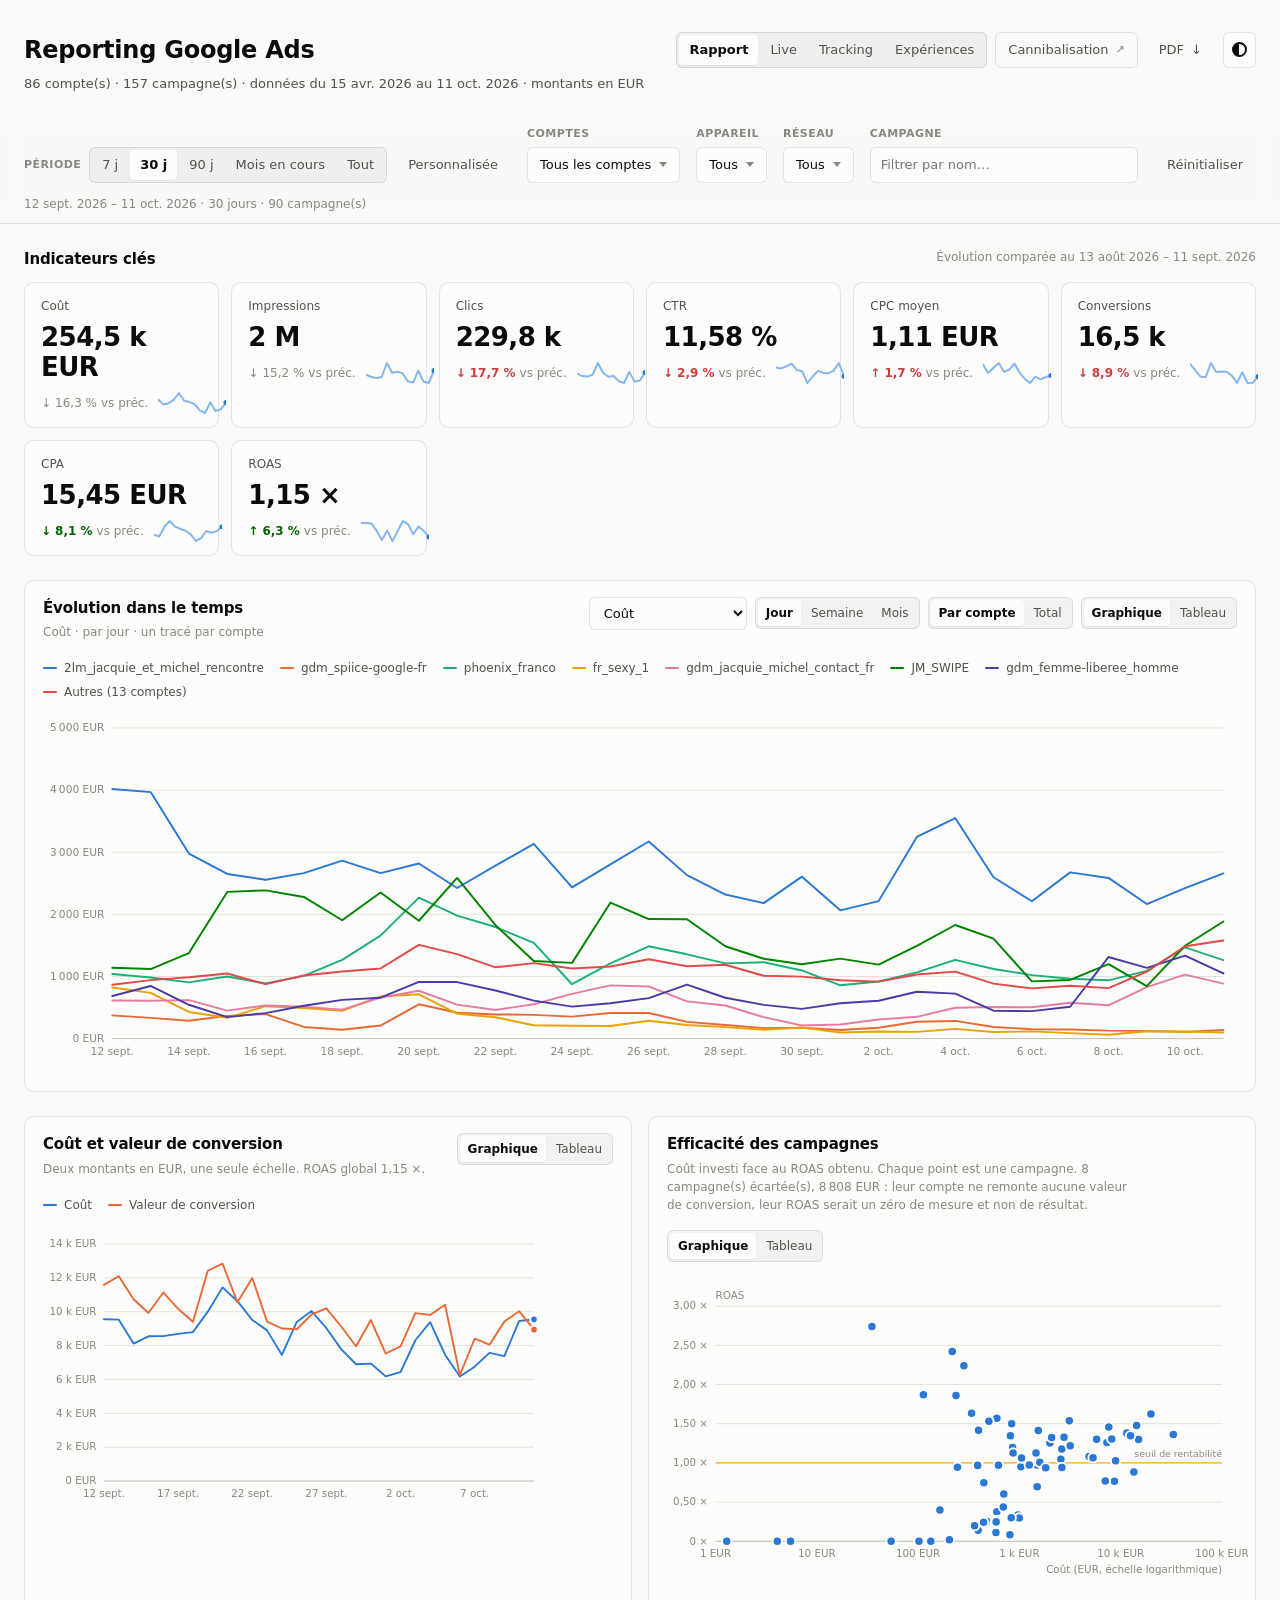
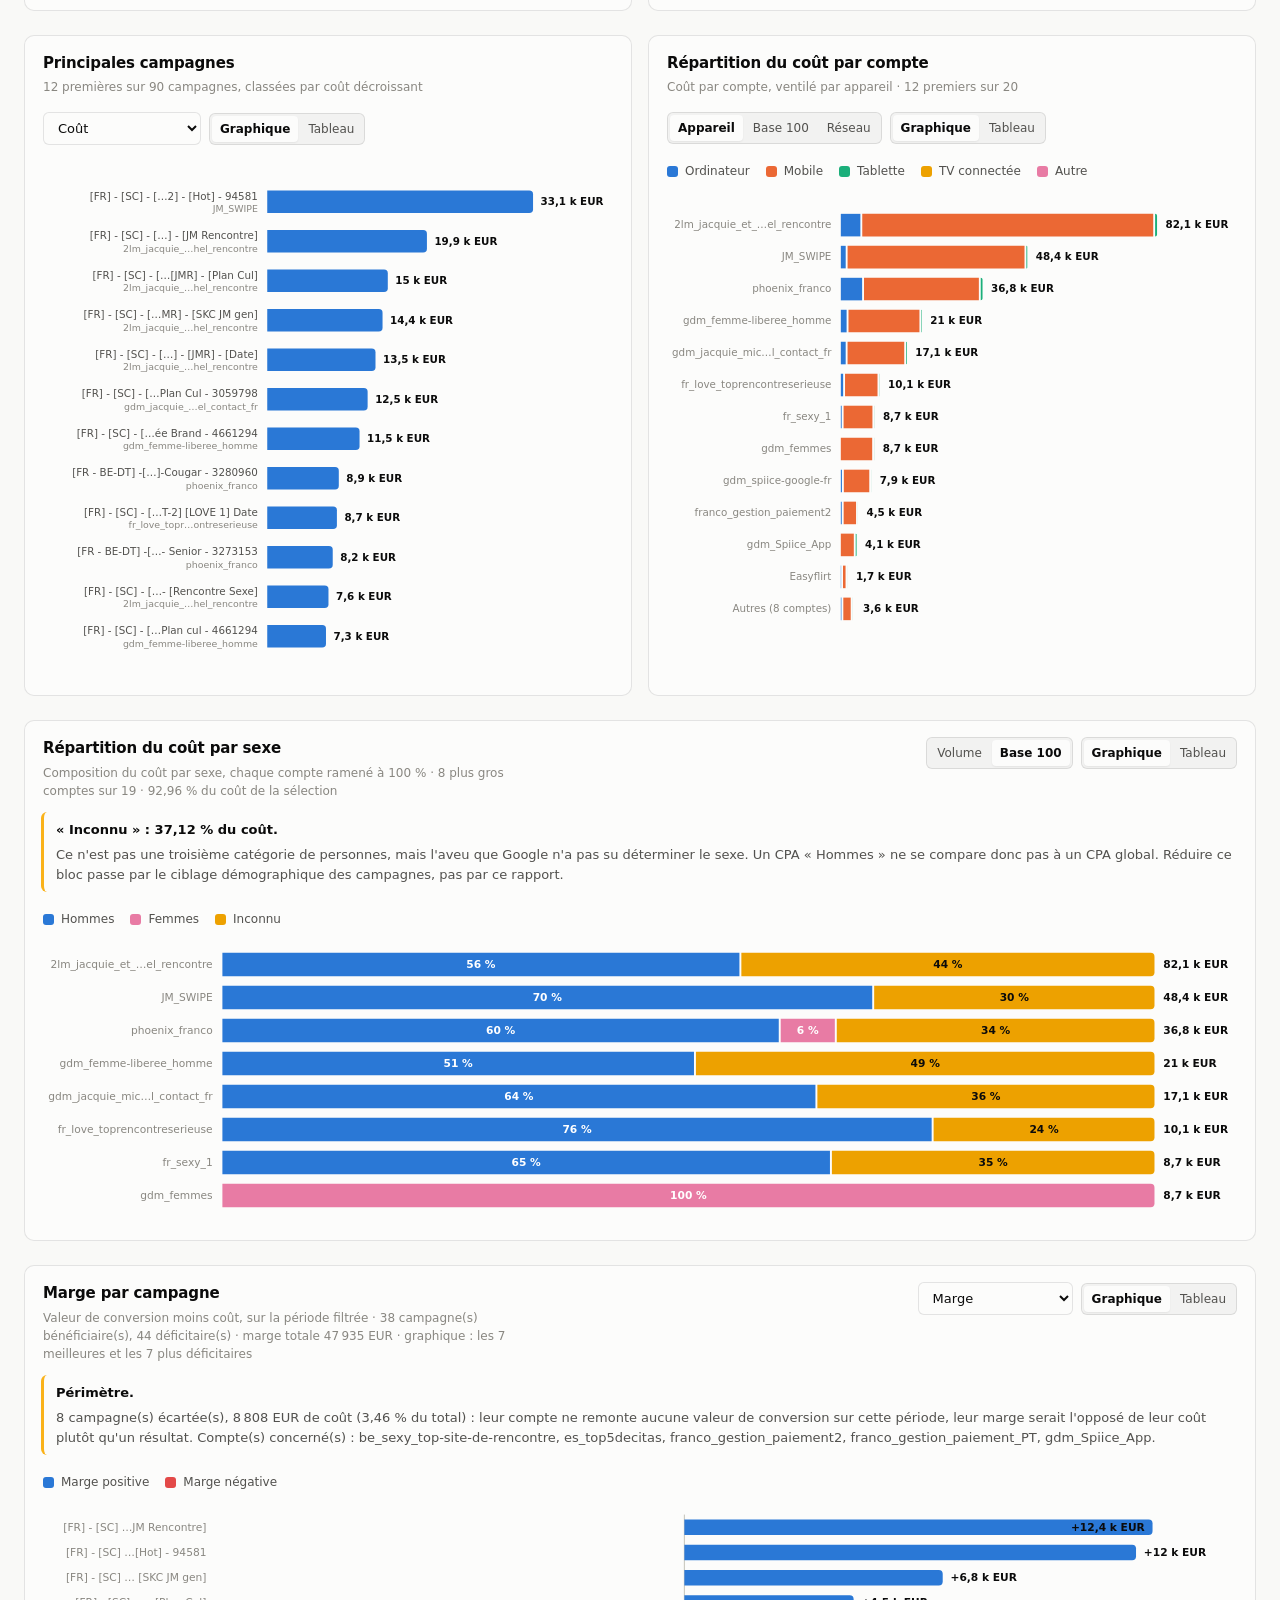
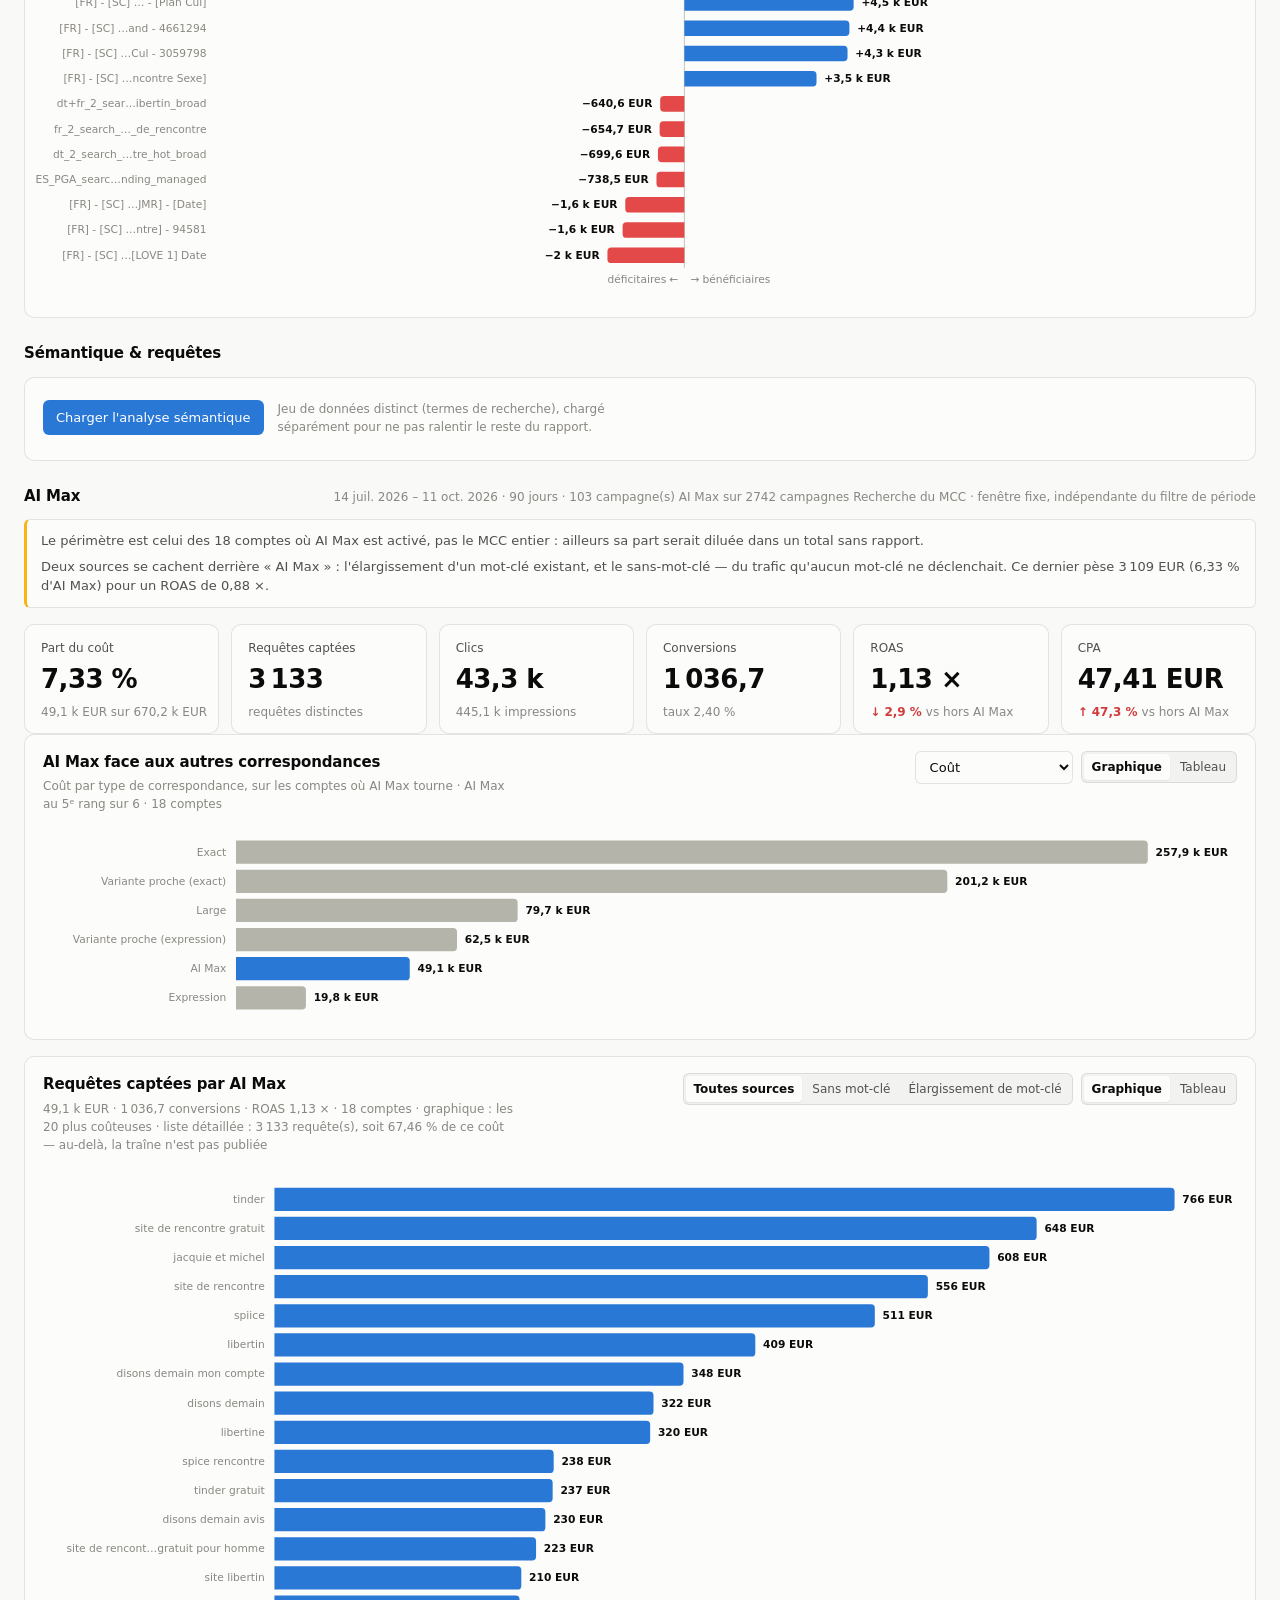
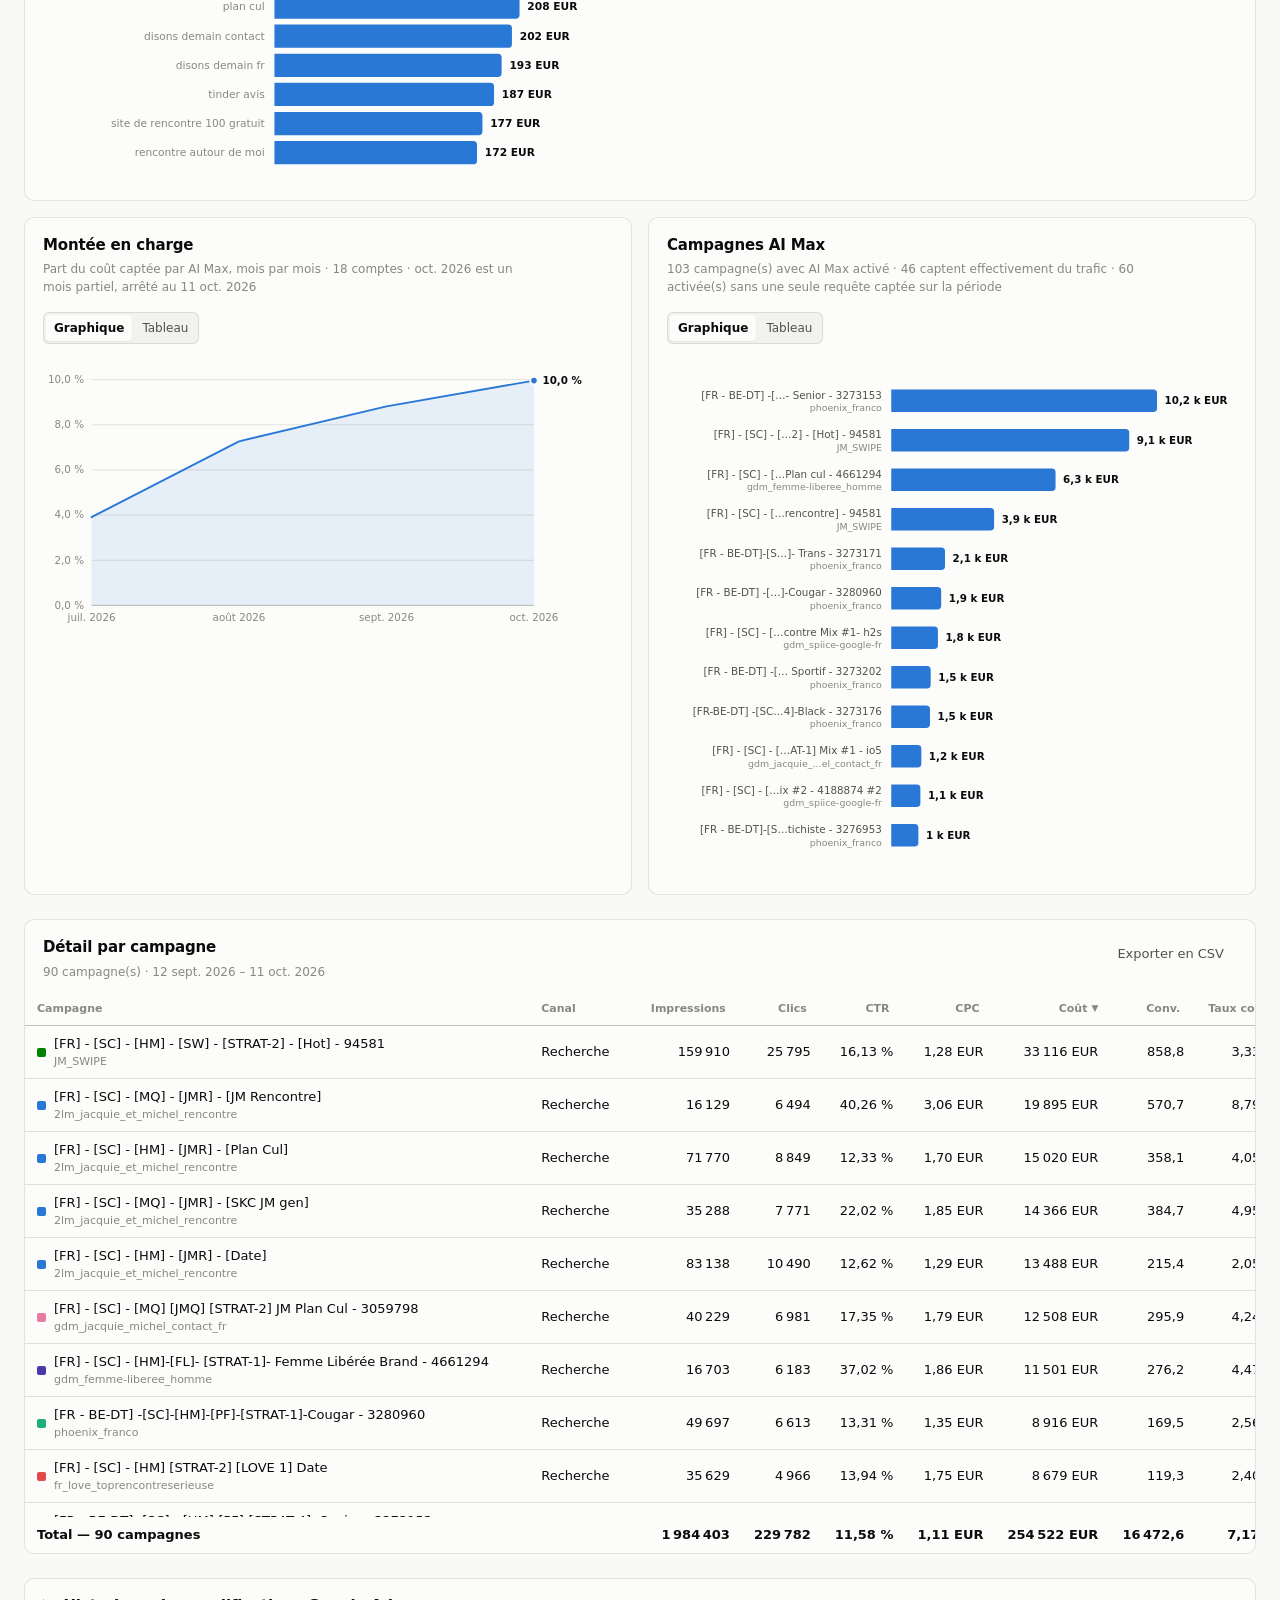
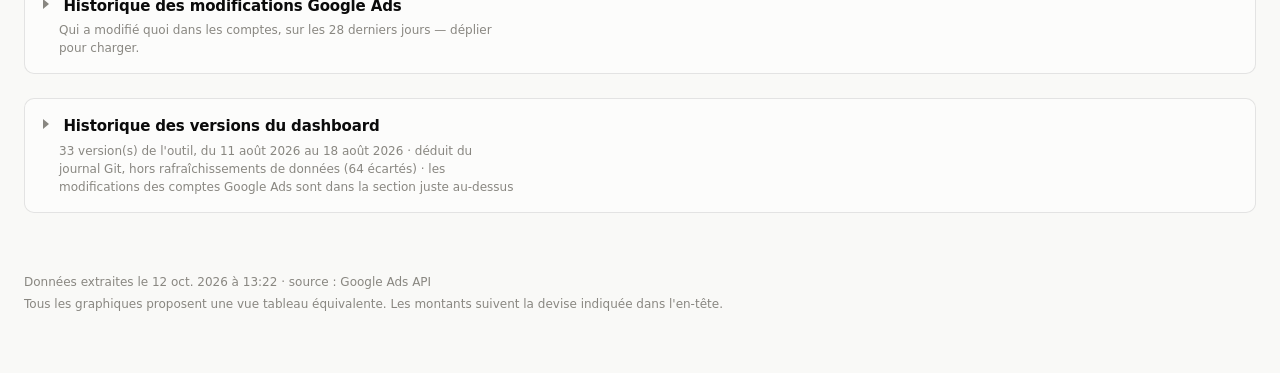
<file: index.html>
<!DOCTYPE html>
<html lang="fr" data-theme="auto">
<head>
<meta charset="utf-8">
<meta name="viewport" content="width=device-width, initial-scale=1">
<title>Reporting Google Ads</title>
<meta name="description" content="Reporting de performance Google Ads multi-comptes — interactif et filtrable.">
<meta name="color-scheme" content="light dark">
<link rel="stylesheet" href="assets/styles.css">
</head>
<body class="viz-root">

<a class="skip-link" href="#contenu">Aller au contenu</a>

<header class="page-header">
  <div class="page-header__text">
    <h1>Reporting Google Ads</h1>
    <p class="page-header__meta" id="header-meta">Chargement…</p>
  </div>
  <div class="page-header__actions">
    <div class="segmented" role="tablist" aria-label="Vue" id="view-tabs"></div>
    <!-- Un lien, pas un troisième onglet : les onglets basculent entre deux
         vues du même jeu de données, celui-ci mène à une page figée produite
         par un autre pipeline. Leur donner la même apparence laisserait croire
         qu'elle se filtre et se rafraîchit comme le reste. -->
    <a class="btn btn--ghost header-link" href="cannibalisation.html"
       title="Analyse de cannibalisation sémantique — page distincte, figée à sa date d'extraction">
      Cannibalisation <span aria-hidden="true">↗</span>
    </a>
    <!-- Passe par la boîte d'impression du navigateur, seule voie possible sans
         embarquer une bibliothèque de génération PDF. Le titre le dit, pour que
         personne ne s'attende à un téléchargement direct. -->
    <button type="button" class="btn btn--ghost" id="export-pdf"
            title="Ouvre la boîte d'impression du navigateur — choisissez « Enregistrer au format PDF »">
      PDF <span aria-hidden="true">↓</span>
    </button>
    <button type="button" class="btn btn--icon" id="theme-toggle"
            aria-label="Basculer le thème clair / sombre" title="Thème clair / sombre">
      <span class="theme-toggle__glyph" aria-hidden="true"></span>
    </button>
  </div>
</header>

<!-- Une seule rangée de filtres, au-dessus de tout ce qu'elle cadre. -->
<div class="filterbar" id="filterbar" role="search" aria-label="Filtres du rapport">
  <div class="filterbar__inner">

    <!-- La période vaut sur le rapport ET sur le Tracking ; seul le Live n'en a
         pas l'usage, puisqu'il porte sur la journée en cours. -->
    <div class="filter" data-period>
      <span class="filter__label" id="lbl-range">Période</span>
      <div class="segmented" role="group" aria-labelledby="lbl-range" id="range-presets"></div>
      <details class="dropdown dropdown--tight" id="range-custom-wrap">
        <summary class="btn btn--ghost" title="Période personnalisée">Personnalisée</summary>
        <div class="dropdown__panel dropdown__panel--form">
          <label class="field">
            <span>Du</span>
            <input type="date" id="range-start">
          </label>
          <label class="field">
            <span>Au</span>
            <input type="date" id="range-end">
          </label>
          <div class="dropdown__footer">
            <button type="button" class="btn btn--primary" id="range-apply">Appliquer</button>
          </div>
        </div>
      </details>
    </div>

    <div class="filter">
      <span class="filter__label" id="lbl-accounts">Comptes</span>
      <details class="dropdown" id="account-dropdown">
        <summary class="btn" aria-labelledby="lbl-accounts">
          <span id="account-summary">Tous les comptes</span>
          <span class="btn__caret" aria-hidden="true"></span>
        </summary>
        <div class="dropdown__panel" id="account-panel"></div>
      </details>
    </div>

    <!-- Ne concerne que l'onglet Live : une dépense n'est pas rattachable à une
         action de conversion, ce filtre ne cadre donc que les conversions. -->
    <div class="filter" id="filter-action" hidden>
      <span class="filter__label" id="lbl-action">Action de conversion</span>
      <details class="dropdown">
        <summary class="btn" aria-labelledby="lbl-action">
          <span id="action-summary">Toutes</span>
          <span class="btn__caret" aria-hidden="true"></span>
        </summary>
        <div class="dropdown__panel" id="action-panel"></div>
      </details>
    </div>

    <div class="filter" data-report-only>
      <span class="filter__label" id="lbl-device">Appareil</span>
      <details class="dropdown">
        <summary class="btn" aria-labelledby="lbl-device">
          <span id="device-summary">Tous</span>
          <span class="btn__caret" aria-hidden="true"></span>
        </summary>
        <div class="dropdown__panel" id="device-panel"></div>
      </details>
    </div>

    <div class="filter" data-report-only>
      <span class="filter__label" id="lbl-network">Réseau</span>
      <details class="dropdown">
        <summary class="btn" aria-labelledby="lbl-network">
          <span id="network-summary">Tous</span>
          <span class="btn__caret" aria-hidden="true"></span>
        </summary>
        <div class="dropdown__panel" id="network-panel"></div>
      </details>
    </div>

    <div class="filter filter--grow" data-report-only>
      <label class="filter__label" for="campaign-search">Campagne</label>
      <input type="search" id="campaign-search" class="input" placeholder="Filtrer par nom…"
             autocomplete="off" spellcheck="false">
    </div>

    <button type="button" class="btn btn--ghost filter__reset" id="filter-reset">Réinitialiser</button>
  </div>
  <p class="filterbar__status" id="filter-status" role="status" aria-live="polite"></p>
</div>

<!-- ── Onglet Live ────────────────────────────────────────────────────────── -->
<main id="view-live" hidden>
  <div class="banner banner--error" id="live-error" hidden></div>
  <div class="banner banner--warn" id="live-tz" hidden></div>

  <div id="live-alert-slot"></div>

  <section class="section" aria-labelledby="h-live-kpi">
    <div class="section__head section__head--split">
      <div>
        <h2 id="h-live-kpi">Aujourd'hui, à heure égale</h2>
        <p class="section__sub" id="live-meta"></p>
      </div>
      <div class="live-refresh">
        <div class="live-refresh__row">
          <button type="button" class="btn btn--ghost" id="live-refresh"
                  title="Relire data/live.json sans recharger la page">
            <span class="live-refresh__glyph" aria-hidden="true"></span>
            <span id="live-refresh-label">Actualiser</span>
          </button>
          <!-- Lien et non appel direct : régénérer demande un jeton Google Ads,
               qui n'a rien à faire dans une page publique. GitHub Actions le
               détient ; ce bouton y conduit. -->
          <a class="btn btn--ghost header-link" id="live-regen" target="_blank"
             rel="noopener" href="#"
             title="Ouvre le workflow sur GitHub. Cliquez « Run workflow », puis revenez actualiser dans deux minutes. Nécessite un accès au dépôt.">
            Régénérer <span aria-hidden="true">↗</span>
          </a>
        </div>
        <p class="live-refresh__note" id="live-refresh-note"></p>
      </div>
    </div>
    <div class="kpi-grid" id="live-kpi"></div>
  </section>

  <section class="section" aria-labelledby="h-live-hourly">
    <article class="card card--wide">
      <div class="card__head">
        <div>
          <h3 class="card__title" id="h-live-hourly">Heure par heure</h3>
          <p class="card__sub" id="live-hourly-sub"></p>
        </div>
        <div class="card__tools">
          <label class="select-wrap">
            <span class="sr-only">Mesure</span>
            <select id="live-metric" class="select"></select>
          </label>
          <div class="segmented segmented--sm" role="group" aria-label="Cumul"
               id="live-cumul"></div>
          <div class="segmented segmented--sm viewtoggle" role="group"
               aria-label="Type d'affichage" data-view-for="livehourly"></div>
        </div>
      </div>
      <div class="card__body" id="live-hourly-body"></div>
    </article>
  </section>

  <div class="grid-2">
    <article class="card">
      <div class="card__head">
        <div>
          <h3 class="card__title" id="h-live-actions">Conversions par action</h3>
          <p class="card__sub" id="live-actions-sub"></p>
        </div>
        <div class="card__tools">
          <div class="segmented segmented--sm viewtoggle" role="group"
               aria-label="Type d'affichage" data-view-for="liveactions"></div>
        </div>
      </div>
      <div class="card__body" id="live-actions-body"></div>
    </article>

    <article class="card">
      <div class="card__head">
        <div>
          <h3 class="card__title" id="h-live-camp">Plus gros écarts de dépense</h3>
          <p class="card__sub" id="live-camp-sub"></p>
        </div>
        <div class="card__tools">
          <div class="segmented segmented--sm viewtoggle" role="group"
               aria-label="Type d'affichage" data-view-for="livecamp"></div>
        </div>
      </div>
      <div class="card__body" id="live-camp-body"></div>
    </article>
  </div>
</main>


<!-- ── Onglet Tracking / Consent Mode ─────────────────────────────────────── -->
<main id="view-tracking" hidden>
  <div class="banner banner--error" id="trk-error" hidden></div>
  <div class="banner banner--warn" id="trk-limits"></div>

  <section class="section" aria-labelledby="h-trk-kpi">
    <div class="section__head">
      <h2 id="h-trk-kpi">Santé de la mesure</h2>
      <p class="section__sub" id="trk-meta"></p>
    </div>
    <div class="kpi-grid" id="trk-kpi"></div>
  </section>

  <!-- La carte maîtresse : elle répond à « perf ou mesure ? ». -->
  <section class="section" aria-labelledby="h-trk-diag">
    <article class="card card--wide">
      <div class="card__head">
        <div>
          <h2 class="card__title" id="h-trk-diag">Baisse de performance ou cassure de mesure ?</h2>
          <p class="card__sub" id="trk-diag-sub"></p>
        </div>
        <div class="card__tools">
          <div class="segmented segmented--sm" role="group" aria-label="Dimension"
               id="trk-diag-dim"></div>
          <div class="segmented segmented--sm viewtoggle" role="group"
               aria-label="Type d'affichage" data-view-for="trkdiag"></div>
        </div>
      </div>
      <div class="banner banner--warn banner--inline" id="trk-diag-note" hidden></div>
      <div class="card__body" id="trk-diag-body"></div>
    </article>
  </section>

  <section class="section" aria-labelledby="h-trk-silent">
    <article class="card card--wide">
      <div class="card__head">
        <div>
          <h2 class="card__title" id="h-trk-silent">Actions de conversion muettes</h2>
          <p class="card__sub" id="trk-silent-sub"></p>
        </div>
      </div>
      <div class="card__body" id="trk-silent-body"></div>
    </article>
  </section>

  <section class="section" aria-labelledby="h-trk-tags">
    <article class="card card--wide">
      <div class="card__head">
        <div>
          <h2 class="card__title" id="h-trk-tags">Comparaison des balises par objectif</h2>
          <p class="card__sub" id="trk-tags-sub"></p>
        </div>
        <div class="card__tools">
          <div class="segmented segmented--sm" role="group" aria-label="Objectif"
               id="trk-tags-cat"></div>
          <div class="segmented segmented--sm" role="group" aria-label="Échelle"
               id="trk-tags-scale"></div>
          <div class="segmented segmented--sm viewtoggle" role="group"
               aria-label="Type d'affichage" data-view-for="trktags"></div>
        </div>
      </div>
      <div class="banner banner--warn banner--inline" id="trk-tags-note" hidden></div>
      <div class="card__body" id="trk-tags-body"></div>
    </article>
  </section>

  <section class="section" aria-labelledby="h-trk-upload">
    <article class="card card--wide">
      <div class="card__head">
        <div>
          <h2 class="card__title" id="h-trk-upload">Diagnostic des imports de conversions</h2>
          <p class="card__sub" id="trk-upload-sub"></p>
        </div>
      </div>
      <div class="banner banner--warn banner--inline" id="trk-upload-note" hidden></div>
      <div class="card__body" id="trk-upload-body"></div>
    </article>
  </section>

  <section class="section" aria-labelledby="h-trk-time">
    <article class="card card--wide">
      <div class="card__head">
        <div>
          <h2 class="card__title" id="h-trk-time">Conversions face aux clics</h2>
          <p class="card__sub" id="trk-time-sub"></p>
        </div>
        <div class="card__tools">
          <div class="segmented segmented--sm" role="group" aria-label="Granularité"
               id="trk-time-grain"></div>
          <div class="segmented segmented--sm" role="group" aria-label="Échelle"
               id="trk-time-scale"></div>
          <div class="segmented segmented--sm viewtoggle" role="group"
               aria-label="Type d'affichage" data-view-for="trktime"></div>
        </div>
      </div>
      <div class="card__body" id="trk-time-body"></div>
      <p class="card__foot" id="trk-time-legend"></p>
    </article>
  </section>

  <div class="grid-2">
    <!-- Masquée tant qu'aucun taux de consentement n'est fourni : Google Ads ne
         l'expose pas, il vient du Sheet. -->
    <article class="card" id="trk-consent-card" hidden>
      <div class="card__head">
        <div>
          <h2 class="card__title" id="h-trk-consent">Taux de consentement</h2>
          <p class="card__sub" id="trk-consent-sub"></p>
        </div>
        <div class="card__tools">
          <div class="segmented segmented--sm viewtoggle" role="group"
               aria-label="Type d'affichage" data-view-for="trkconsent"></div>
        </div>
      </div>
      <div class="card__body" id="trk-consent-body"></div>
    </article>

    <article class="card">
      <div class="card__head">
        <div>
          <h2 class="card__title" id="h-trk-lag">Retard de conversion</h2>
          <p class="card__sub" id="trk-lag-sub"></p>
        </div>
        <div class="card__tools">
          <div class="segmented segmented--sm" role="group" aria-label="Échelle"
               id="trk-lag-scale"></div>
          <div class="segmented segmented--sm viewtoggle" role="group"
               aria-label="Type d'affichage" data-view-for="trklag"></div>
        </div>
      </div>
      <div class="card__body" id="trk-lag-body"></div>
    </article>
  </div>

  <section class="section" aria-labelledby="h-trk-log">
    <article class="card card--wide">
      <div class="card__head">
        <div>
          <h2 class="card__title" id="h-trk-log">Journal des changements</h2>
          <p class="card__sub" id="trk-log-sub"></p>
        </div>
      </div>
      <div class="banner banner--warn banner--inline" id="trk-log-note" hidden></div>
      <div class="card__body" id="trk-log-body"></div>
    </article>
  </section>

  <section class="section" aria-labelledby="h-trk-config">
    <article class="card card--wide">
      <div class="card__head">
        <div>
          <h2 class="card__title" id="h-trk-config">Configuration du suivi</h2>
          <p class="card__sub" id="trk-config-sub"></p>
        </div>
      </div>
      <div class="card__body" id="trk-config-body"></div>
    </article>
  </section>
</main>


<!-- ── Onglet Expériences ─────────────────────────────────────────────────── -->
<main id="view-lab" hidden>
  <div class="banner banner--error" id="lab-error" hidden></div>

  <section class="section" aria-labelledby="h-lab-kpi">
    <div class="section__head">
      <h2 id="h-lab-kpi">Paillasse</h2>
      <p class="section__sub" id="lab-meta"></p>
    </div>
    <div class="kpi-grid" id="lab-kpi"></div>
  </section>

  <!-- Les tests qui tournent : une fiche par expérience, témoin face à variante. -->
  <section class="section" aria-labelledby="h-lab-live">
    <div class="section__head">
      <h2 id="h-lab-live">Expériences en cours</h2>
      <p class="section__sub" id="lab-live-sub"></p>
    </div>
    <div id="lab-live"></div>
  </section>

  <section class="section" aria-labelledby="h-lab-timeline">
    <article class="card card--wide">
      <div class="card__head">
        <div>
          <h2 class="card__title" id="h-lab-timeline">Chronologie des tests</h2>
          <p class="card__sub" id="lab-timeline-sub"></p>
        </div>
        <div class="card__tools">
          <div class="segmented segmented--sm" role="group" aria-label="Profondeur"
               id="lab-span"></div>
        </div>
      </div>
      <div class="card__body" id="lab-timeline-body"></div>
    </article>
  </section>

  <section class="section" aria-labelledby="h-lab-all">
    <article class="card card--wide">
      <div class="card__head">
        <div>
          <h2 class="card__title" id="h-lab-all">Registre des expériences</h2>
          <p class="card__sub" id="lab-all-sub"></p>
        </div>
        <div class="card__tools">
          <div class="segmented segmented--sm" role="group" aria-label="Phase"
               id="lab-phase"></div>
        </div>
      </div>
      <div class="banner banner--warn banner--inline" id="lab-all-note" hidden></div>
      <div class="card__body" id="lab-all-body"></div>
    </article>
  </section>
</main>


<main id="contenu" data-view="report">

  <!-- Visible à l'impression seulement : la barre de filtres ne s'imprime pas,
       et un PDF qui ne dit pas sur quel périmètre il porte est inutilisable
       quelques semaines plus tard. -->
  <div class="print-only print-scope">
    <p class="print-scope__line" id="print-scope"></p>
    <p class="print-scope__stamp" id="print-stamp"></p>
  </div>

  <div class="banner banner--warn" id="banner-demo" hidden>
    <strong>Données de démonstration.</strong>
    <span>Ce rapport affiche un jeu de données simulé. Lancez
      <code>python scripts/fetch_ads_data.py</code> pour le remplacer par vos performances réelles.</span>
  </div>
  <div class="banner banner--warn" id="banner-currency" hidden></div>
  <div class="banner banner--warn" id="banner-failed" hidden></div>
  <div class="banner banner--error" id="banner-error" hidden></div>

  <!-- ── Indicateurs clés ─────────────────────────────────────────────── -->
  <section class="section" aria-labelledby="h-kpi">
    <div class="section__head section__head--split">
      <h2 id="h-kpi">Indicateurs clés</h2>
      <div class="live-refresh">
        <a class="btn btn--ghost header-link" id="report-regen" target="_blank"
           rel="noopener" href="#"
           title="Ouvre le workflow quotidien sur GitHub. Cliquez « Run workflow », puis rechargez la page dans deux à trois minutes. Nécessite un accès au dépôt.">
          Régénérer <span aria-hidden="true">↗</span>
        </a>
        <p class="section__sub" id="kpi-compare"></p>
      </div>
    </div>
    <div class="kpi-grid" id="kpi-grid"></div>
  </section>

  <!-- ── Évolution ────────────────────────────────────────────────────── -->
  <section class="section" aria-labelledby="h-ts">
    <article class="card card--wide">
      <div class="card__head">
        <div>
          <h2 class="card__title" id="h-ts">Évolution dans le temps</h2>
          <p class="card__sub" id="ts-sub"></p>
        </div>
        <div class="card__tools">
          <label class="select-wrap">
            <span class="sr-only">Indicateur affiché</span>
            <select id="ts-metric" class="select"></select>
          </label>
          <div class="segmented segmented--sm" role="group" aria-label="Granularité" id="ts-grain"></div>
          <div class="segmented segmented--sm" role="group" aria-label="Découpage" id="ts-mode"></div>
          <div class="segmented segmented--sm viewtoggle" role="group" aria-label="Type d'affichage"
               data-view-for="ts"></div>
        </div>
      </div>
      <div class="card__body" id="ts-body"></div>
    </article>
  </section>

  <!-- ── Coût vs valeur ───────────────────────────────────────────────── -->
  <section class="section grid-2" aria-labelledby="h-roi">
    <article class="card">
      <div class="card__head">
        <div>
          <h2 class="card__title" id="h-roi">Coût et valeur de conversion</h2>
          <p class="card__sub" id="roi-sub">Deux montants, une même échelle monétaire.</p>
        </div>
        <div class="card__tools">
          <div class="segmented segmented--sm viewtoggle" role="group" aria-label="Type d'affichage"
               data-view-for="roi"></div>
        </div>
      </div>
      <div class="card__body" id="roi-body"></div>
    </article>

    <article class="card">
      <div class="card__head">
        <div>
          <h2 class="card__title" id="h-eff">Efficacité des campagnes</h2>
          <p class="card__sub" id="eff-sub"></p>
        </div>
        <div class="card__tools">
          <div class="segmented segmented--sm viewtoggle" role="group" aria-label="Type d'affichage"
               data-view-for="eff"></div>
        </div>
      </div>
      <div class="card__body" id="eff-body"></div>
    </article>
  </section>

  <!-- ── Classements ──────────────────────────────────────────────────── -->
  <section class="section grid-2" aria-labelledby="h-top">
    <article class="card">
      <div class="card__head">
        <div>
          <h2 class="card__title" id="h-top">Principales campagnes</h2>
          <p class="card__sub" id="top-sub"></p>
        </div>
        <div class="card__tools">
          <label class="select-wrap">
            <span class="sr-only">Classer par</span>
            <select id="top-metric" class="select"></select>
          </label>
          <div class="segmented segmented--sm viewtoggle" role="group" aria-label="Type d'affichage"
               data-view-for="top"></div>
        </div>
      </div>
      <div class="card__body" id="top-body"></div>
    </article>

    <article class="card">
      <div class="card__head">
        <div>
          <h2 class="card__title" id="h-mix">Répartition du coût par compte</h2>
          <p class="card__sub" id="mix-sub"></p>
        </div>
        <div class="card__tools">
          <div class="segmented segmented--sm" role="group" aria-label="Dimension" id="mix-dim"></div>
          <div class="segmented segmented--sm viewtoggle" role="group" aria-label="Type d'affichage"
               data-view-for="mix"></div>
        </div>
      </div>
      <div class="card__body" id="mix-body"></div>
    </article>
  </section>

  <!-- ── Répartition par sexe ─────────────────────────────────────────────
       Jeu de données distinct (data/gender.json) : la section se masque
       d'elle-même si le fichier n'a pas été généré. -->
  <section class="section" id="gender-section" aria-labelledby="h-gender" hidden>
    <article class="card card--wide">
      <div class="card__head">
        <div>
          <h2 class="card__title" id="h-gender">Répartition du coût par sexe</h2>
          <p class="card__sub" id="gender-sub"></p>
        </div>
        <div class="card__tools">
          <div class="segmented segmented--sm" role="group" aria-label="Échelle"
               id="gender-scale"></div>
          <div class="segmented segmented--sm viewtoggle" role="group"
               aria-label="Type d'affichage" data-view-for="gender"></div>
        </div>
      </div>
      <div class="banner banner--warn banner--inline" id="gender-note" hidden></div>
      <div class="card__body" id="gender-body"></div>
    </article>
  </section>

  <!-- ── Marge par campagne ───────────────────────────────────────────── -->
  <section class="section" aria-labelledby="h-margin">
    <article class="card card--wide">
      <div class="card__head">
        <div>
          <h2 class="card__title" id="h-margin">Marge par campagne</h2>
          <p class="card__sub" id="margin-sub"></p>
        </div>
        <div class="card__tools">
          <label class="select-wrap">
            <span class="sr-only">Mesure</span>
            <select id="margin-measure" class="select"></select>
          </label>
          <div class="segmented segmented--sm viewtoggle" role="group" aria-label="Type d'affichage"
               data-view-for="margin"></div>
        </div>
      </div>
      <div class="banner banner--warn banner--inline" id="margin-note" hidden></div>
      <div class="card__body" id="margin-body"></div>
    </article>
  </section>

  <!-- ── Sémantique / requêtes ────────────────────────────────────────── -->
  <section class="section" id="sem-section" aria-labelledby="h-sem">
    <div class="section__head">
      <h2 id="h-sem">Sémantique &amp; requêtes</h2>
      <p class="section__sub" id="sem-meta"></p>
    </div>

    <div class="banner banner--warn" id="sem-status" hidden></div>

    <!-- Chargé à la demande : ce jeu de données est lourd et n'est pas
         nécessaire au reste du rapport. -->
    <div class="card card--wide" id="sem-loader">
      <div class="card__body">
        <p class="loader">
          <button type="button" class="btn btn--primary" id="sem-load">
            Charger l'analyse sémantique
          </button>
          <span class="loader__note" id="sem-load-note">
            Jeu de données distinct (termes de recherche), chargé séparément pour
            ne pas ralentir le reste du rapport.
          </span>
        </p>
      </div>
    </div>

    <div id="sem-content" hidden>
      <!-- Dérive sémantique -->
      <article class="card card--wide">
        <div class="card__head">
          <div>
            <h3 class="card__title" id="h-drift">Dérive sémantique par requête</h3>
            <p class="card__sub" id="drift-sub"></p>
          </div>
          <div class="card__tools">
            <label class="select-wrap">
              <span class="sr-only">Axe horizontal</span>
              <select id="drift-x" class="select"></select>
            </label>
            <div class="segmented segmented--sm viewtoggle" role="group"
                 aria-label="Type d'affichage" data-view-for="drift"></div>
          </div>
        </div>
        <div class="card__body" id="drift-body"></div>
      </article>

      <div class="grid-2" style="margin-top:16px">
        <!-- Intention -->
        <article class="card">
          <div class="card__head">
            <div>
              <h3 class="card__title" id="h-intent">Clustering d'intention</h3>
              <p class="card__sub" id="intent-sub"></p>
            </div>
            <div class="card__tools">
              <div class="segmented segmented--sm" role="group"
                   aria-label="Découpage" id="intent-dim"></div>
              <div class="segmented segmented--sm" role="group"
                   aria-label="Échelle" id="intent-scale"></div>
              <div class="segmented segmented--sm viewtoggle" role="group"
                   aria-label="Type d'affichage" data-view-for="intent"></div>
            </div>
          </div>
          <div class="card__body" id="intent-body"></div>
        </article>

        <!-- N-grammes -->
        <article class="card">
          <div class="card__head">
            <div>
              <h3 class="card__title" id="h-ngram">N-grammes émergents et déclinants</h3>
              <p class="card__sub" id="ngram-sub"></p>
            </div>
            <div class="card__tools">
              <label class="select-wrap">
                <span class="sr-only">Mesure</span>
                <select id="ngram-metric" class="select"></select>
              </label>
              <div class="segmented segmented--sm viewtoggle" role="group"
                   aria-label="Type d'affichage" data-view-for="ngram"></div>
            </div>
          </div>
          <div class="card__body" id="ngram-body"></div>
        </article>
      </div>
    </div>
  </section>

  <!-- ── Types de correspondance ──────────────────────────────────────── -->
  <section class="section" id="match-section" aria-labelledby="h-match" hidden>
    <div class="section__head">
      <h2 id="h-match">Types de correspondance</h2>
      <p class="section__sub" id="match-meta"></p>
    </div>

    <article class="card card--wide">
      <div class="card__head">
        <div>
          <h3 class="card__title" id="h-cannib">Matrice de cannibalisation</h3>
          <p class="card__sub" id="cannib-sub"></p>
        </div>
        <div class="card__tools">
          <label class="select-wrap">
            <span class="sr-only">Mesure</span>
            <select id="cannib-metric" class="select"></select>
          </label>
          <div class="segmented segmented--sm viewtoggle" role="group"
               aria-label="Type d'affichage" data-view-for="cannib"></div>
        </div>
      </div>
      <div class="card__body" id="cannib-body"></div>
    </article>

    <div class="grid-2" style="margin-top:16px">
      <article class="card">
        <div class="card__head">
          <div>
            <h3 class="card__title" id="h-velocity">Vélocité de dérive</h3>
            <p class="card__sub" id="velocity-sub"></p>
          </div>
          <div class="card__tools">
            <div class="segmented segmented--sm" role="group"
                 aria-label="Stratégie d'enchères" id="velocity-bid"></div>
            <div class="segmented segmented--sm viewtoggle" role="group"
                 aria-label="Type d'affichage" data-view-for="velocity"></div>
          </div>
        </div>
        <div class="card__body" id="velocity-body"></div>
      </article>

      <article class="card">
        <div class="card__head">
          <div>
            <h3 class="card__title" id="h-marginal">Efficacité marginale</h3>
            <p class="card__sub" id="marginal-sub"></p>
          </div>
          <div class="card__tools">
            <div class="segmented segmented--sm viewtoggle" role="group"
                 aria-label="Type d'affichage" data-view-for="marginal"></div>
          </div>
        </div>
        <div class="card__body" id="marginal-body"></div>
      </article>
    </div>
  </section>

  <!-- ── AI Max ───────────────────────────────────────────────────────── -->
  <section class="section" id="aimax-section" aria-labelledby="h-aimax" hidden>
    <div class="section__head">
      <h2 id="h-aimax">AI Max</h2>
      <p class="section__sub" id="aimax-meta"></p>
    </div>

    <div class="banner banner--warn" id="aimax-note" hidden></div>

    <div class="kpi-grid" id="aimax-kpi"></div>

    <article class="card card--wide">
      <div class="card__head">
        <div>
          <h3 class="card__title" id="h-aimax-mt">AI Max face aux autres correspondances</h3>
          <p class="card__sub" id="aimax-mt-sub"></p>
        </div>
        <div class="card__tools">
          <label class="select-wrap">
            <span class="sr-only">Mesure</span>
            <select id="aimax-metric" class="select"></select>
          </label>
          <div class="segmented segmented--sm viewtoggle" role="group"
               aria-label="Type d'affichage" data-view-for="aimaxmt"></div>
        </div>
      </div>
      <div class="card__body" id="aimax-mt-body"></div>
    </article>

    <article class="card card--wide" style="margin-top:16px">
      <div class="card__head">
        <div>
          <h3 class="card__title" id="h-aimax-terms">Requêtes captées par AI Max</h3>
          <p class="card__sub" id="aimax-terms-sub"></p>
        </div>
        <div class="card__tools">
          <div class="segmented segmented--sm" role="group"
               aria-label="Source de correspondance" id="aimax-source"></div>
          <div class="segmented segmented--sm viewtoggle" role="group"
               aria-label="Type d'affichage" data-view-for="aimaxterms"></div>
        </div>
      </div>
      <div class="card__body" id="aimax-terms-body"></div>
    </article>

    <div class="grid-2" style="margin-top:16px">
      <article class="card">
        <div class="card__head">
          <div>
            <h3 class="card__title" id="h-aimax-ramp">Montée en charge</h3>
            <p class="card__sub" id="aimax-ramp-sub"></p>
          </div>
          <div class="card__tools">
            <div class="segmented segmented--sm viewtoggle" role="group"
                 aria-label="Type d'affichage" data-view-for="aimaxramp"></div>
          </div>
        </div>
        <div class="card__body" id="aimax-ramp-body"></div>
      </article>

      <article class="card">
        <div class="card__head">
          <div>
            <h3 class="card__title" id="h-aimax-camp">Campagnes AI Max</h3>
            <p class="card__sub" id="aimax-camp-sub"></p>
          </div>
          <div class="card__tools">
            <div class="segmented segmented--sm viewtoggle" role="group"
                 aria-label="Type d'affichage" data-view-for="aimaxcamp"></div>
          </div>
        </div>
        <div class="card__body" id="aimax-camp-body"></div>
      </article>
    </div>
  </section>

  <!-- ── Tableau détaillé ─────────────────────────────────────────────── -->
  <section class="section" aria-labelledby="h-detail">
    <article class="card card--wide">
      <div class="card__head">
        <div>
          <h2 class="card__title" id="h-detail">Détail par campagne</h2>
          <p class="card__sub" id="detail-sub"></p>
        </div>
        <div class="card__tools">
          <button type="button" class="btn btn--ghost" id="export-csv">Exporter en CSV</button>
        </div>
      </div>
      <div class="card__body card__body--flush" id="detail-body"></div>
    </article>
  </section>

  <!-- ── Historique des modifications Google Ads ───────────────────────────
       Qui a changé quoi dans les comptes, et de quelle valeur à quelle valeur.
       Chargé au dépliement : la fenêtre de 28 jours pèse trop pour être
       imposée à toutes les visites. -->
  <section class="section" id="changes-section" aria-labelledby="h-changes">
    <article class="card card--wide">
      <details class="releases" id="changes">
        <summary>
          <h2 class="card__title" id="h-changes">Historique des modifications Google Ads</h2>
          <p class="card__sub" id="changes-sub">
            Qui a modifié quoi dans les comptes, sur les 28 derniers jours — déplier pour charger.
          </p>
        </summary>
        <div class="banner banner--warn banner--inline" id="changes-note" hidden></div>
        <div class="card__body" id="changes-body"></div>
      </details>
    </article>
  </section>

  <!-- ── Historique des versions du dashboard ──────────────────────────────
       L'outil, pas les comptes : les deux sections sont voisines, leurs titres
       doivent lever l'ambiguïté sans qu'on ait à les ouvrir. -->
  <section class="section" id="releases-section" aria-labelledby="h-releases" hidden>
    <article class="card card--wide">
      <details class="releases" id="releases">
        <summary>
          <h2 class="card__title" id="h-releases">Historique des versions du dashboard</h2>
          <p class="card__sub" id="releases-sub"></p>
        </summary>
        <div class="card__body" id="releases-body"></div>
      </details>
    </article>
  </section>

</main>

<footer class="page-footer">
  <p id="footer-meta"></p>
  <p class="page-footer__note">
    Tous les graphiques proposent une vue tableau équivalente. Les montants suivent la devise
    indiquée dans l'en-tête.
  </p>
</footer>

<div class="tooltip" id="tooltip" role="tooltip" aria-hidden="true"></div>

<script src="assets/app.js"></script>
</body>
</html>
</file>
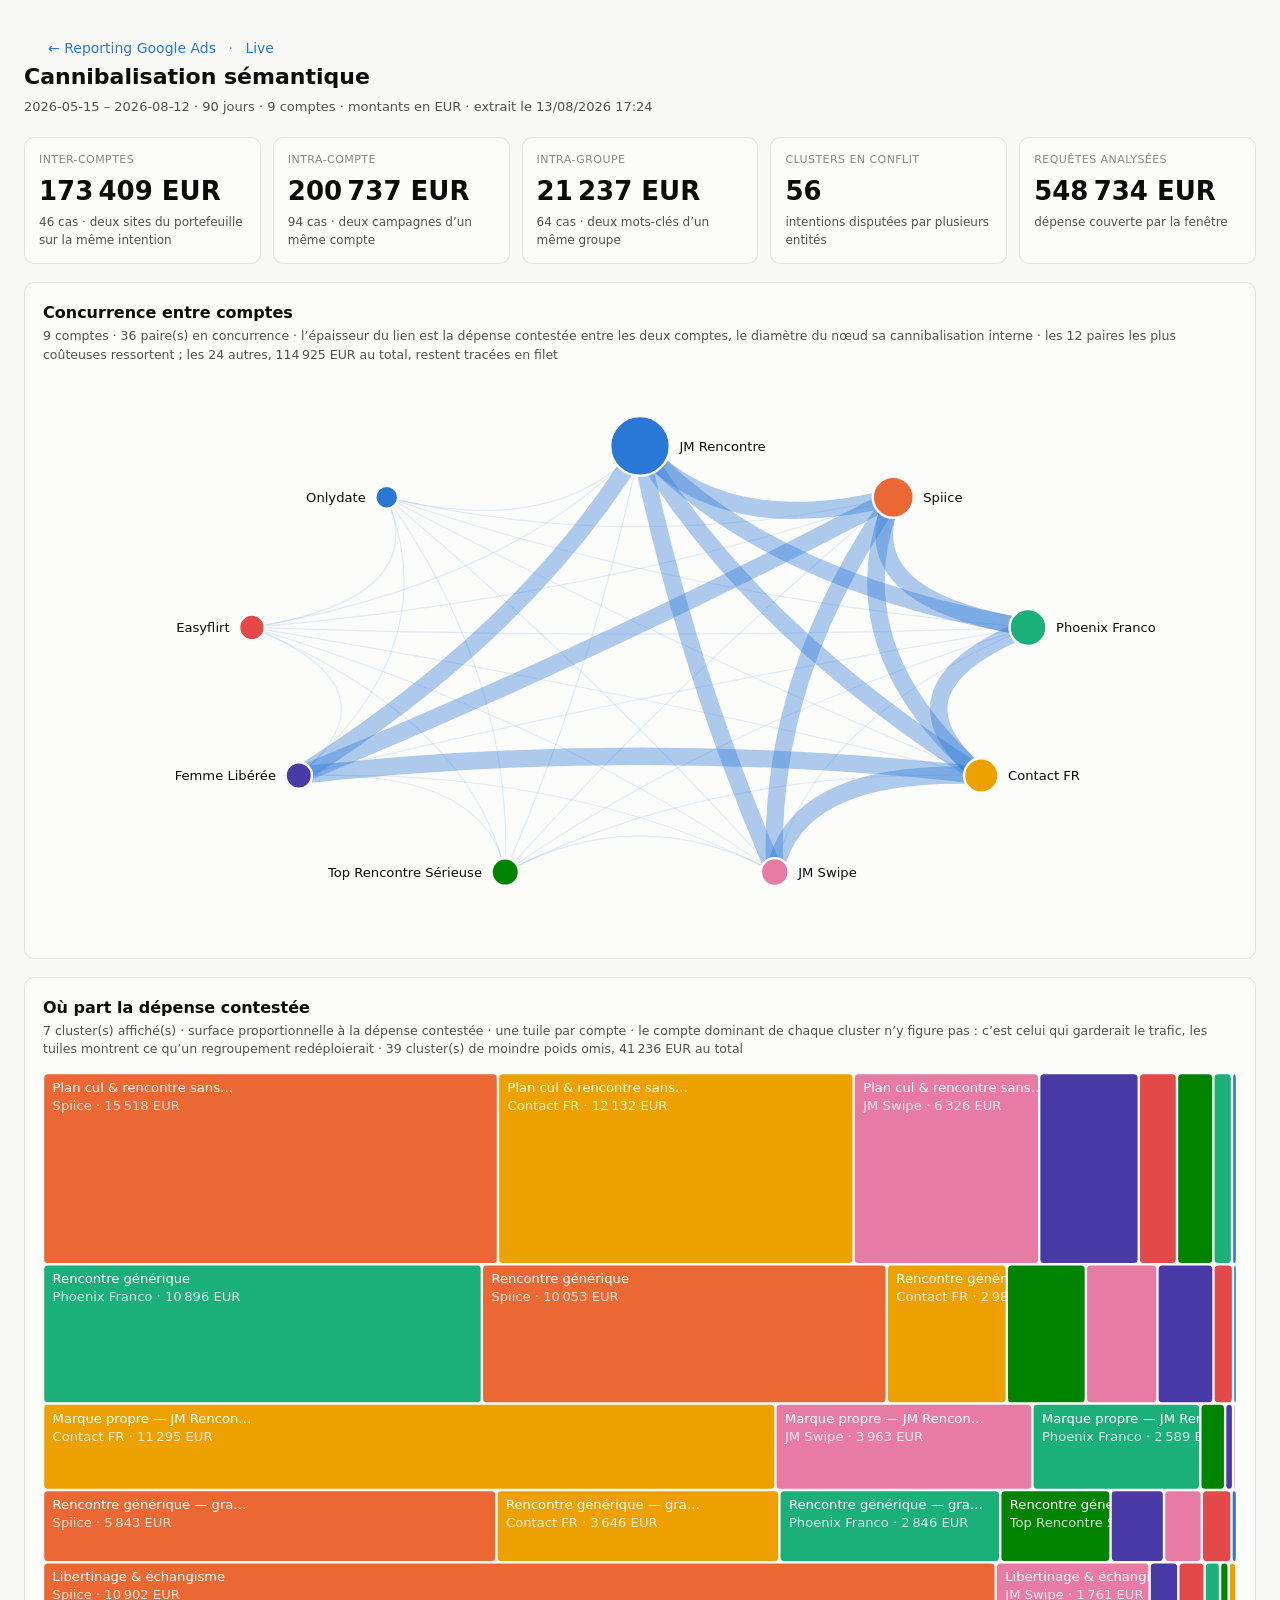
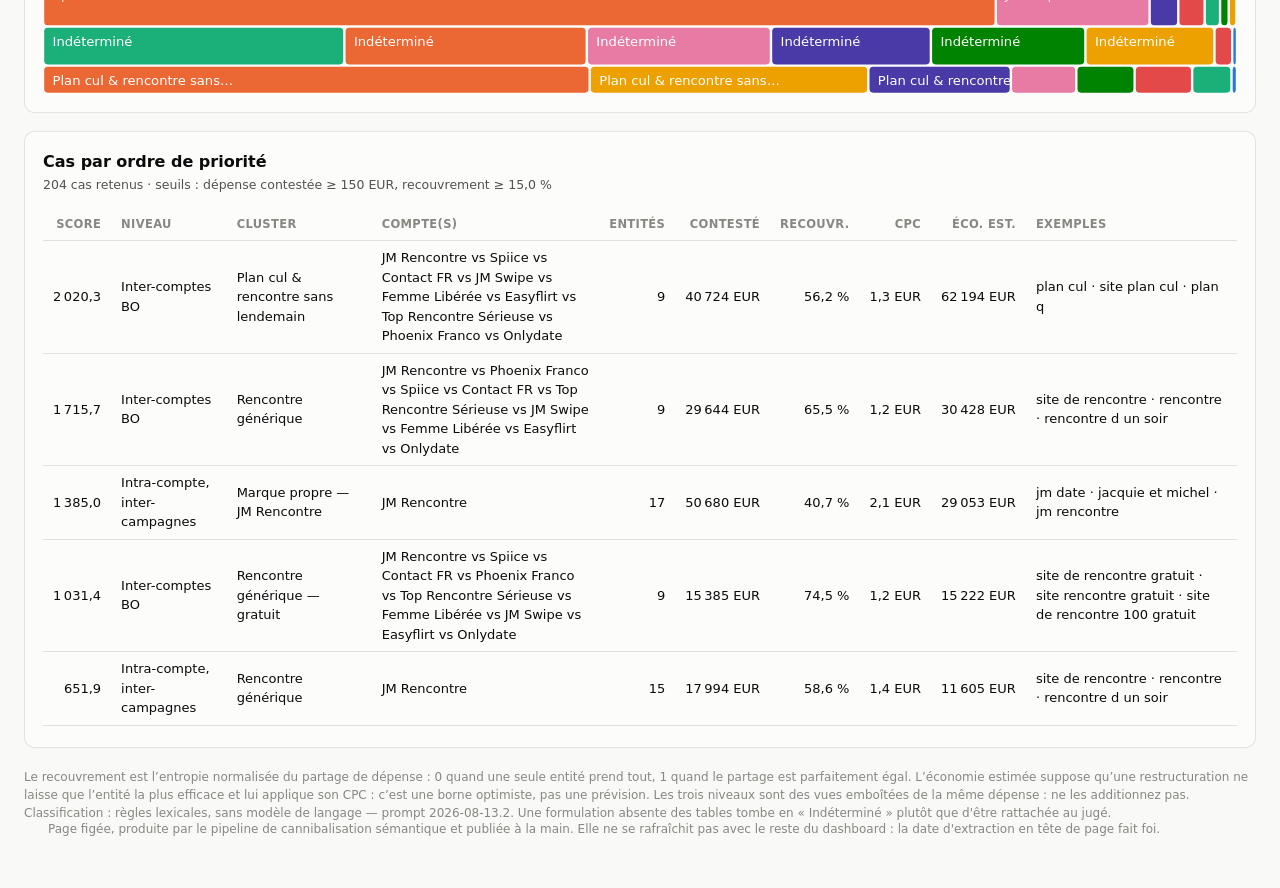
<file: cannibalisation.html>
<!doctype html>
<html lang="fr">
<head>
<meta charset="utf-8">
<meta name="viewport" content="width=device-width, initial-scale=1">
<title>Cannibalisation sémantique — BlackOrange</title>
<style>
/* Palette et spécifications reprises du dashboard de reporting existant, pour
   que les deux livrables se ressemblent en réunion. Aucun CDN : le fichier doit
   s'ouvrir depuis un disque, un mail ou une clé USB, sans réseau. */
:root {
  color-scheme: light;
  --surface-1: #fcfcfb;
  --plane: #f9f9f7;
  --text-primary: #0b0b0b;
  --text-secondary: #52514e;
  --text-muted: #898781;
  --gridline: #e1e0d9;
  --border: rgba(11, 11, 11, .10);
  --series-1: #2a78d6;
  --series-2: #eb6834;
  --series-3: #1baf7a;
  --series-4: #eda100;
  --series-5: #e87ba4;
  --series-6: #008300;
  --series-7: #4a3aa7;
  --series-8: #e34948;
  --neutral-bar: #b5b4aa;
  --heat-1: #cde2fb; --heat-2: #9ec5f4; --heat-3: #6da7ec;
  --heat-4: #2a78d6; --heat-5: #1c5cab; --heat-6: #0d366b;
  --radius: 10px;
  --font: system-ui, -apple-system, "Segoe UI", sans-serif;
}
@media (prefers-color-scheme: dark) {
  :root:not([data-theme="light"]) {
    color-scheme: dark;
    --surface-1: #1a1a19; --plane: #121211;
    --text-primary: #f4f3ee; --text-secondary: #c3c2b7; --text-muted: #898781;
    --gridline: #2c2c2a; --border: rgba(255,255,255,.10);
    --neutral-bar: #56564f;
    --heat-1: #0d366b; --heat-2: #1c5cab; --heat-3: #2a78d6;
    --heat-4: #6da7ec; --heat-5: #9ec5f4; --heat-6: #cde2fb;
  }
}
* { box-sizing: border-box; }
body {
  margin: 0; padding: 24px;
  font-family: var(--font); font-size: 14px; line-height: 1.5;
  color: var(--text-primary); background: var(--plane);
}
main { max-width: 1400px; margin: 0 auto; }
h1 { font-size: 22px; margin: 0 0 4px; }
h2 { font-size: 16px; margin: 0 0 2px; }
.sub { color: var(--text-secondary); font-size: 13px; margin: 0 0 20px; }
.card {
  background: var(--surface-1); border: 1px solid var(--border);
  border-radius: var(--radius); padding: 18px; margin-bottom: 18px;
}
.card__sub { color: var(--text-secondary); font-size: 12.5px; margin: 2px 0 14px; }
.kpis { display: grid; grid-template-columns: repeat(auto-fit, minmax(150px, 1fr)); gap: 12px; margin-bottom: 18px; }
.kpi { background: var(--surface-1); border: 1px solid var(--border); border-radius: var(--radius); padding: 14px; }
.kpi__label { font-size: 11px; text-transform: uppercase; letter-spacing: .04em; color: var(--text-muted); }
.kpi__value { font-size: 26px; font-weight: 600; margin-top: 4px; }
.kpi__note { font-size: 12px; color: var(--text-secondary); margin-top: 2px; }
.legend { display: flex; flex-wrap: wrap; gap: 14px; margin-bottom: 12px; font-size: 12.5px; }
.legend span { display: inline-flex; align-items: center; gap: 6px; color: var(--text-secondary); }
.legend i { width: 11px; height: 11px; border-radius: 2px; display: inline-block; }
table { border-collapse: collapse; width: 100%; font-size: 13px; }
th, td { padding: 7px 10px; border-bottom: 1px solid var(--gridline); text-align: right; white-space: nowrap; }
th { color: var(--text-muted); font-weight: 600; font-size: 11.5px; text-transform: uppercase; letter-spacing: .03em; }
th.txt, td.txt { text-align: left; white-space: normal; }
.scroll { overflow-x: auto; max-height: 520px; overflow-y: auto; }
svg { display: block; max-width: 100%; height: auto; }
.axis { font-size: 11px; fill: var(--text-muted); }
.node-label { font-size: 11px; fill: var(--text-primary); }
.tile-label { font-size: 11px; }
footer { color: var(--text-muted); font-size: 12px; margin-top: 20px; }
</style>
</head>
<body>
<div style="max-width:1400px;margin:0 auto 4px;padding:16px 24px 0;
            font:14px system-ui,-apple-system,'Segoe UI',sans-serif;">
  <a href="index.html" style="color:#2a78d6;text-decoration:none;">
    &#8592; Reporting Google Ads</a>
  <span style="opacity:.45;padding:0 8px;">·</span>
  <a href="index.html#vue=live" style="color:#2a78d6;text-decoration:none;">Live</a>
</div>

<main>
  <h1>Cannibalisation sémantique</h1>
  <p class="sub" id="meta"></p>
  <div class="kpis" id="kpis"></div>

  <section class="card">
    <h2>Concurrence entre comptes</h2>
    <p class="card__sub" id="graph-sub"></p>
    <div class="legend" id="graph-legend"></div>
    <div id="graph"></div>
  </section>

  <section class="card">
    <h2>Où part la dépense contestée</h2>
    <p class="card__sub" id="tree-sub"></p>
    <div id="treemap"></div>
  </section>

  <section class="card">
    <h2>Cas par ordre de priorité</h2>
    <p class="card__sub" id="table-sub"></p>
    <div class="scroll"><table id="table"></table></div>
  </section>

  <footer id="footer"></footer>
</main>
<div style="max-width:1400px;margin:0 auto;padding:0 24px 28px;
            font:12px system-ui,-apple-system,'Segoe UI',sans-serif;color:#898781;">
  Page figée, produite par le pipeline de cannibalisation sémantique et publiée
  à la main. Elle ne se rafraîchit pas avec le reste du dashboard : la date
  d'extraction en tête de page fait foi.
</div>


<script>
/* Données injectées par ExportHtml.gs. */
var DATA = {"meta":{"window":{"start":"2026-05-15","end":"2026-08-12","days":90},"currency":"EUR","generatedAt":"13/08/2026 17:24","accounts":[{"cid":"338-461-0932","name":"JM Rencontre"},{"cid":"987-532-0091","name":"Spiice"},{"cid":"103-121-6935","name":"Contact FR"},{"cid":"393-608-0174","name":"JM Swipe"},{"cid":"685-270-4646","name":"Femme Libérée"},{"cid":"612-974-8833","name":"Easyflirt"},{"cid":"893-903-0692","name":"Onlydate"},{"cid":"525-252-7523","name":"Phoenix Franco"},{"cid":"629-501-3442","name":"Top Rencontre Sérieuse"}],"thresholds":{"minSpendFinding":150,"minOverlap":0.15},"classifier":{"engine":"rules","label":"règles lexicales, sans modèle de langage — prompt 2026-08-13.2. Une formulation absente des tables tombe en « Indéterminé » plutôt que d'être rattachée au jugé","promptVersion":"2026-08-13.2"}},"totals":{"spendAtRisk":395383.39,"spendTotal":989455.95,"spendAnalysed":548733.88,"saving":399527.07,"byLevel":{"L1":64,"L2":94,"L3":46},"spendByLevel":{"L1":21237.47,"L2":200736.97,"L3":173408.95},"clustersInConflict":56},"graph":{"nodes":[{"id":"JM Rencontre","label":"JM Rencontre","internal":137234.56},{"id":"Spiice","label":"Spiice","internal":35561.17},{"id":"Phoenix Franco","label":"Phoenix Franco","internal":22347.41},{"id":"Contact FR","label":"Contact FR","internal":15722.3},{"id":"JM Swipe","label":"JM Swipe","internal":3787.54},{"id":"Top Rencontre Sérieuse","label":"Top Rencontre Sérieuse","internal":3294.5},{"id":"Femme Libérée","label":"Femme Libérée","internal":2223.4},{"id":"Easyflirt","label":"Easyflirt","internal":1629.28},{"id":"Onlydate","label":"Onlydate","internal":174.28}],"links":[{"source":"JM Rencontre","target":"Spiice","sourceLabel":"JM Rencontre","targetLabel":"Spiice","value":4873.68},{"source":"Contact FR","target":"JM Rencontre","sourceLabel":"Contact FR","targetLabel":"JM Rencontre","value":4873.68},{"source":"JM Rencontre","target":"JM Swipe","sourceLabel":"JM Rencontre","targetLabel":"JM Swipe","value":4873.68},{"source":"Femme Libérée","target":"JM Rencontre","sourceLabel":"Femme Libérée","targetLabel":"JM Rencontre","value":4873.68},{"source":"JM Rencontre","target":"Phoenix Franco","sourceLabel":"JM Rencontre","targetLabel":"Phoenix Franco","value":4873.68},{"source":"Contact FR","target":"Spiice","sourceLabel":"Contact FR","targetLabel":"Spiice","value":4873.68},{"source":"JM Swipe","target":"Spiice","sourceLabel":"JM Swipe","targetLabel":"Spiice","value":4873.68},{"source":"Femme Libérée","target":"Spiice","sourceLabel":"Femme Libérée","targetLabel":"Spiice","value":4873.68},{"source":"Phoenix Franco","target":"Spiice","sourceLabel":"Phoenix Franco","targetLabel":"Spiice","value":4873.68},{"source":"Contact FR","target":"JM Swipe","sourceLabel":"Contact FR","targetLabel":"JM Swipe","value":4873.68},{"source":"Contact FR","target":"Femme Libérée","sourceLabel":"Contact FR","targetLabel":"Femme Libérée","value":4873.68},{"source":"Contact FR","target":"Phoenix Franco","sourceLabel":"Contact FR","targetLabel":"Phoenix Franco","value":4873.68},{"source":"Femme Libérée","target":"JM Swipe","sourceLabel":"Femme Libérée","targetLabel":"JM Swipe","value":4873.68},{"source":"JM Swipe","target":"Phoenix Franco","sourceLabel":"JM Swipe","targetLabel":"Phoenix Franco","value":4873.68},{"source":"Femme Libérée","target":"Phoenix Franco","sourceLabel":"Femme Libérée","targetLabel":"Phoenix Franco","value":4873.68},{"source":"Easyflirt","target":"JM Rencontre","sourceLabel":"Easyflirt","targetLabel":"JM Rencontre","value":4849.61},{"source":"JM Rencontre","target":"Top Rencontre Sérieuse","sourceLabel":"JM Rencontre","targetLabel":"Top Rencontre Sérieuse","value":4849.61},{"source":"Easyflirt","target":"Spiice","sourceLabel":"Easyflirt","targetLabel":"Spiice","value":4849.61},{"source":"Spiice","target":"Top Rencontre Sérieuse","sourceLabel":"Spiice","targetLabel":"Top Rencontre Sérieuse","value":4849.61},{"source":"Contact FR","target":"Easyflirt","sourceLabel":"Contact FR","targetLabel":"Easyflirt","value":4849.61},{"source":"Contact FR","target":"Top Rencontre Sérieuse","sourceLabel":"Contact FR","targetLabel":"Top Rencontre Sérieuse","value":4849.61},{"source":"Easyflirt","target":"JM Swipe","sourceLabel":"Easyflirt","targetLabel":"JM Swipe","value":4849.61},{"source":"JM Swipe","target":"Top Rencontre Sérieuse","sourceLabel":"JM Swipe","targetLabel":"Top Rencontre Sérieuse","value":4849.61},{"source":"Easyflirt","target":"Femme Libérée","sourceLabel":"Easyflirt","targetLabel":"Femme Libérée","value":4849.61},{"source":"Femme Libérée","target":"Top Rencontre Sérieuse","sourceLabel":"Femme Libérée","targetLabel":"Top Rencontre Sérieuse","value":4849.61},{"source":"Easyflirt","target":"Top Rencontre Sérieuse","sourceLabel":"Easyflirt","targetLabel":"Top Rencontre Sérieuse","value":4849.61},{"source":"Easyflirt","target":"Phoenix Franco","sourceLabel":"Easyflirt","targetLabel":"Phoenix Franco","value":4849.61},{"source":"Phoenix Franco","target":"Top Rencontre Sérieuse","sourceLabel":"Phoenix Franco","targetLabel":"Top Rencontre Sérieuse","value":4849.61},{"source":"JM Rencontre","target":"Onlydate","sourceLabel":"JM Rencontre","targetLabel":"Onlydate","value":4663.37},{"source":"Onlydate","target":"Spiice","sourceLabel":"Onlydate","targetLabel":"Spiice","value":4663.37},{"source":"Contact FR","target":"Onlydate","sourceLabel":"Contact FR","targetLabel":"Onlydate","value":4663.37},{"source":"JM Swipe","target":"Onlydate","sourceLabel":"JM Swipe","targetLabel":"Onlydate","value":4663.37},{"source":"Femme Libérée","target":"Onlydate","sourceLabel":"Femme Libérée","targetLabel":"Onlydate","value":4663.37},{"source":"Onlydate","target":"Phoenix Franco","sourceLabel":"Onlydate","targetLabel":"Phoenix Franco","value":4663.37},{"source":"Easyflirt","target":"Onlydate","sourceLabel":"Easyflirt","targetLabel":"Onlydate","value":4639.3},{"source":"Onlydate","target":"Top Rencontre Sérieuse","sourceLabel":"Onlydate","targetLabel":"Top Rencontre Sérieuse","value":4639.3}]},"treemap":[{"label":"Plan cul & rencontre sans lendemain","value":40724.17,"children":[{"label":"Spiice","value":15517.69},{"label":"Contact FR","value":12132.33},{"label":"JM Swipe","value":6326.46},{"label":"Femme Libérée","value":3398.09},{"label":"Easyflirt","value":1302.24},{"label":"Top Rencontre Sérieuse","value":1241.82},{"label":"Phoenix Franco","value":635.27},{"label":"Onlydate","value":170.27}]},{"label":"Rencontre générique","value":29643.84,"children":[{"label":"Phoenix Franco","value":10895.98},{"label":"Spiice","value":10053.39},{"label":"Contact FR","value":2979.64},{"label":"Top Rencontre Sérieuse","value":1962.28},{"label":"JM Swipe","value":1778.12},{"label":"Femme Libérée","value":1390.99},{"label":"Easyflirt","value":485.46},{"label":"Onlydate","value":97.98}]},{"label":"Marque propre — JM Rencontre","value":18412.5,"children":[{"label":"Contact FR","value":11294.82},{"label":"JM Swipe","value":3962.67},{"label":"Phoenix Franco","value":2589.12},{"label":"Top Rencontre Sérieuse","value":383.2},{"label":"Femme Libérée","value":122.32},{"label":"Spiice","value":43.02},{"label":"Easyflirt","value":15.7},{"label":"Onlydate","value":1.65}]},{"label":"Rencontre générique — gratuit","value":15385.01,"children":[{"label":"Spiice","value":5842.51},{"label":"Contact FR","value":3645.51},{"label":"Phoenix Franco","value":2846.37},{"label":"Top Rencontre Sérieuse","value":1421.46},{"label":"Femme Libérée","value":688.63},{"label":"JM Swipe","value":487.44},{"label":"Easyflirt","value":382.04},{"label":"Onlydate","value":71.05}]},{"label":"Libertinage & échangisme","value":13662.73,"children":[{"label":"Spiice","value":10902.26},{"label":"JM Swipe","value":1760.75},{"label":"Femme Libérée","value":327.74},{"label":"Easyflirt","value":302.04},{"label":"Phoenix Franco","value":176.18},{"label":"Top Rencontre Sérieuse","value":98.94},{"label":"Contact FR","value":88.56},{"label":"Onlydate","value":6.26}]},{"label":"Indéterminé","value":8324.88,"children":[{"label":"Phoenix Franco","value":2101.24},{"label":"Spiice","value":1690.41},{"label":"JM Swipe","value":1284.17},{"label":"Femme Libérée","value":1114.87},{"label":"Top Rencontre Sérieuse","value":1077.2},{"label":"Contact FR","value":899.78},{"label":"Easyflirt","value":123.74},{"label":"Onlydate","value":33.47}]},{"label":"Plan cul & rencontre sans lendemain — gratuit","value":6019.42,"children":[{"label":"Spiice","value":2756.08},{"label":"Contact FR","value":1404.71},{"label":"Femme Libérée","value":718.7},{"label":"JM Swipe","value":329.9},{"label":"Top Rencontre Sérieuse","value":293.95},{"label":"Easyflirt","value":289.97},{"label":"Phoenix Franco","value":198.41},{"label":"Onlydate","value":27.7}]}],"treemapOmitted":{"count":39,"value":41236.4},"findings":[{"score":2020.33,"level":"L3","levelLabel":"Inter-comptes BO","clusterLabel":"Plan cul & rencontre sans lendemain","scopeAccountName":"JM Rencontre vs Spiice vs Contact FR vs JM Swipe vs Femme Libérée vs Easyflirt vs Top Rencontre Sérieuse vs Phoenix Franco vs Onlydate","entityCount":9,"spendAtRisk":40724.17,"overlap":0.5617,"cpcObserved":1.3,"cpcSavingEstimate":62193.56,"term":"plan cul · site plan cul · plan q"},{"score":1715.68,"level":"L3","levelLabel":"Inter-comptes BO","clusterLabel":"Rencontre générique","scopeAccountName":"JM Rencontre vs Phoenix Franco vs Spiice vs Contact FR vs Top Rencontre Sérieuse vs JM Swipe vs Femme Libérée vs Easyflirt vs Onlydate","entityCount":9,"spendAtRisk":29643.84,"overlap":0.6553,"cpcObserved":1.22,"cpcSavingEstimate":30428.41,"term":"site de rencontre · rencontre · rencontre d un soir"},{"score":1385.03,"level":"L2","levelLabel":"Intra-compte, inter-campagnes","clusterLabel":"Marque propre — JM Rencontre","scopeAccountName":"JM Rencontre","entityCount":17,"spendAtRisk":50679.66,"overlap":0.407,"cpcObserved":2.07,"cpcSavingEstimate":29052.76,"term":"jm date · jacquie et michel · jm rencontre"},{"score":1031.41,"level":"L3","levelLabel":"Inter-comptes BO","clusterLabel":"Rencontre générique — gratuit","scopeAccountName":"JM Rencontre vs Spiice vs Contact FR vs Phoenix Franco vs Top Rencontre Sérieuse vs Femme Libérée vs JM Swipe vs Easyflirt vs Onlydate","entityCount":9,"spendAtRisk":15385.01,"overlap":0.7449,"cpcObserved":1.24,"cpcSavingEstimate":15222.13,"term":"site de rencontre gratuit · site rencontre gratuit · site de rencontre 100 gratuit"},{"score":651.92,"level":"L2","levelLabel":"Intra-compte, inter-campagnes","clusterLabel":"Rencontre générique","scopeAccountName":"JM Rencontre","entityCount":15,"spendAtRisk":17994.2,"overlap":0.586,"cpcObserved":1.43,"cpcSavingEstimate":11604.7,"term":"site de rencontre · rencontre · rencontre d un soir"},{"score":530.25,"level":"L3","levelLabel":"Inter-comptes BO","clusterLabel":"Libertinage & échangisme","scopeAccountName":"JM Rencontre vs Spiice vs JM Swipe vs Femme Libérée vs Easyflirt vs Phoenix Franco vs Top Rencontre Sérieuse vs Contact FR vs Onlydate","entityCount":9,"spendAtRisk":13662.73,"overlap":0.4394,"cpcObserved":1.41,"cpcSavingEstimate":19528.27,"term":"site libertin · rencontre libertine · libertin"},{"score":472.48,"level":"L2","levelLabel":"Intra-compte, inter-campagnes","clusterLabel":"Plan cul & rencontre sans lendemain","scopeAccountName":"JM Rencontre","entityCount":18,"spendAtRisk":20863.43,"overlap":0.3663,"cpcObserved":1.48,"cpcSavingEstimate":43204.49,"term":"plan cul · site plan cul · plan q"},{"score":470.18,"level":"L3","levelLabel":"Inter-comptes BO","clusterLabel":"Marque propre — JM Rencontre","scopeAccountName":"JM Rencontre vs Contact FR vs JM Swipe vs Phoenix Franco vs Top Rencontre Sérieuse vs Femme Libérée vs Spiice vs Easyflirt vs Onlydate","entityCount":9,"spendAtRisk":18412.5,"overlap":0.2662,"cpcObserved":1.97,"cpcSavingEstimate":45576.54,"term":"jm date · jacquie et michel · jm rencontre"},{"score":439.42,"level":"L2","levelLabel":"Intra-compte, inter-campagnes","clusterLabel":"Rencontre générique","scopeAccountName":"Phoenix Franco","entityCount":20,"spendAtRisk":8930.71,"overlap":0.7959,"cpcObserved":1.01,"cpcSavingEstimate":5151.22,"term":"rencontre transgenre · site de rencontre transgenre · rencontre sportive"},{"score":394.6,"level":"L2","levelLabel":"Intra-compte, inter-campagnes","clusterLabel":"Plan cul & rencontre sans lendemain","scopeAccountName":"Spiice","entityCount":12,"spendAtRisk":9349.67,"overlap":0.6827,"cpcObserved":1.02,"cpcSavingEstimate":3108.96,"term":"plan cul · rencontre sexe · site de rencontre sexe"},{"score":353.29,"level":"L3","levelLabel":"Inter-comptes BO","clusterLabel":"Indéterminé","scopeAccountName":"JM Rencontre vs Phoenix Franco vs Spiice vs JM Swipe vs Femme Libérée vs Top Rencontre Sérieuse vs Contact FR vs Easyflirt vs Onlydate","entityCount":9,"spendAtRisk":8324.88,"overlap":0.7748,"cpcObserved":1.11,"cpcSavingEstimate":8189.07,"term":"becoquin · snapfuck · plan cue"},{"score":352.66,"level":"L3","levelLabel":"Inter-comptes BO","clusterLabel":"Plan cul & rencontre sans lendemain — gratuit","scopeAccountName":"JM Rencontre vs Spiice vs Contact FR vs Femme Libérée vs JM Swipe vs Top Rencontre Sérieuse vs Easyflirt vs Phoenix Franco vs Onlydate","entityCount":9,"spendAtRisk":6019.42,"overlap":0.651,"cpcObserved":1.22,"cpcSavingEstimate":8477.08,"term":"plan cul gratuit · site de rencontre plan d un soir gratuit · site plan cul gratuit"},{"score":346.71,"level":"L2","levelLabel":"Intra-compte, inter-campagnes","clusterLabel":"Plan cul & rencontre sans lendemain","scopeAccountName":"Contact FR","entityCount":7,"spendAtRisk":7621.5,"overlap":0.7358,"cpcObserved":1.49,"cpcSavingEstimate":2657.96,"term":"plan cul · site plan cul · plan q"},{"score":316.63,"level":"L2","levelLabel":"Intra-compte, inter-campagnes","clusterLabel":"Rencontre générique","scopeAccountName":"Spiice","entityCount":12,"spendAtRisk":6602.62,"overlap":0.7757,"cpcObserved":1.07,"cpcSavingEstimate":2187.31,"term":"site de rencontre · rencontre · site rencontre"},{"score":265.95,"level":"L2","levelLabel":"Intra-compte, inter-campagnes","clusterLabel":"Rencontre générique — gratuit","scopeAccountName":"JM Rencontre","entityCount":10,"spendAtRisk":6522.26,"overlap":0.6472,"cpcObserved":1.43,"cpcSavingEstimate":2887.82,"term":"site de rencontre gratuit · site rencontre gratuit · rencontre gratuite"},{"score":225.16,"level":"L3","levelLabel":"Inter-comptes BO","clusterLabel":"Cougar & femmes mûres","scopeAccountName":"JM Rencontre vs Phoenix Franco vs Top Rencontre Sérieuse vs JM Swipe vs Femme Libérée vs Spiice vs Easyflirt vs Contact FR vs Onlydate","entityCount":9,"spendAtRisk":4404.54,"overlap":0.5788,"cpcObserved":1.18,"cpcSavingEstimate":3151.58,"term":"rencontre cougar · cougar pour moi · site de rencontre cougar"},{"score":204.08,"level":"L3","levelLabel":"Inter-comptes BO","clusterLabel":"Plan cul & rencontre sans lendemain — application","scopeAccountName":"JM Rencontre vs Spiice vs Contact FR vs JM Swipe vs Femme Libérée vs Top Rencontre Sérieuse vs Easyflirt vs Onlydate vs Phoenix Franco","entityCount":9,"spendAtRisk":4266.59,"overlap":0.5315,"cpcObserved":1.6,"cpcSavingEstimate":5880.13,"term":"application plan cul · appli plan cul · application rencontre sexe"},{"score":185.09,"level":"L3","levelLabel":"Inter-comptes BO","clusterLabel":"Plan cul & rencontre sans lendemain — + ville","scopeAccountName":"JM Rencontre vs Spiice vs Contact FR vs JM Swipe vs Femme Libérée vs Top Rencontre Sérieuse vs Easyflirt vs Phoenix Franco vs Onlydate","entityCount":9,"spendAtRisk":4255.21,"overlap":0.4863,"cpcObserved":1.07,"cpcSavingEstimate":5415.33,"term":"plan cul paris · plan cul autour de moi · plan q a proximité"},{"score":171.05,"level":"L3","levelLabel":"Inter-comptes BO","clusterLabel":"Rencontre sérieuse","scopeAccountName":"JM Rencontre vs Phoenix Franco vs Spiice vs Contact FR vs Top Rencontre Sérieuse vs Femme Libérée vs JM Swipe vs Easyflirt vs Onlydate","entityCount":9,"spendAtRisk":2670.64,"overlap":0.7252,"cpcObserved":1.18,"cpcSavingEstimate":2670.41,"term":"site de rencontre sérieux · rencontre motard célibataire · rencontre celibataire"},{"score":157.4,"level":"L3","levelLabel":"Inter-comptes BO","clusterLabel":"Rencontre générique — + ville","scopeAccountName":"JM Rencontre vs Spiice vs Contact FR vs Phoenix Franco vs JM Swipe vs Top Rencontre Sérieuse vs Femme Libérée vs Easyflirt vs Onlydate","entityCount":9,"spendAtRisk":3113.49,"overlap":0.5652,"cpcObserved":1.18,"cpcSavingEstimate":3508.32,"term":"rencontre autour de moi · site de rencontre autour de moi · rencontre paris"},{"score":136.47,"level":"L2","levelLabel":"Intra-compte, inter-campagnes","clusterLabel":"Rencontre générique — gratuit","scopeAccountName":"Spiice","entityCount":10,"spendAtRisk":3112.04,"overlap":0.6961,"cpcObserved":1.15,"cpcSavingEstimate":1313.99,"term":"site de rencontre gratuit · site rencontre gratuit · site de rencontre 100 gratuit"},{"score":130.2,"level":"L3","levelLabel":"Inter-comptes BO","clusterLabel":"Rencontre générique — application","scopeAccountName":"JM Rencontre vs Spiice vs Phoenix Franco vs Top Rencontre Sérieuse vs JM Swipe vs Contact FR vs Femme Libérée vs Easyflirt vs Onlydate","entityCount":9,"spendAtRisk":2595.89,"overlap":0.5573,"cpcObserved":1.48,"cpcSavingEstimate":4756.75,"term":"application de rencontre · appli de rencontre · application rencontre"},{"score":118.64,"level":"L3","levelLabel":"Inter-comptes BO","clusterLabel":"Rencontre générique — avis & fiabilité","scopeAccountName":"JM Rencontre vs Top Rencontre Sérieuse vs Spiice vs Phoenix Franco vs Contact FR vs Femme Libérée vs JM Swipe vs Easyflirt vs Onlydate","entityCount":9,"spendAtRisk":2077.33,"overlap":0.6346,"cpcObserved":1.62,"cpcSavingEstimate":1504.01,"term":"meilleur site de rencontre · meilleur appli de rencontre · meilleure appli de rencontre"},{"score":113.91,"level":"L2","levelLabel":"Intra-compte, inter-campagnes","clusterLabel":"Libertinage & échangisme","scopeAccountName":"JM Rencontre","entityCount":13,"spendAtRisk":5263.76,"overlap":0.3501,"cpcObserved":1.63,"cpcSavingEstimate":9950.46,"term":"site libertin · rencontre libertine · libertin"},{"score":103.94,"level":"L2","levelLabel":"Intra-compte, inter-campagnes","clusterLabel":"Plan cul & rencontre sans lendemain — application","scopeAccountName":"Spiice","entityCount":11,"spendAtRisk":2179.09,"overlap":0.7571,"cpcObserved":1.34,"cpcSavingEstimate":861.73,"term":"application plan cul · appli plan cul · appli rencontre sex"},{"score":102.67,"level":"L2","levelLabel":"Intra-compte, inter-campagnes","clusterLabel":"Rencontre générique — + ville","scopeAccountName":"JM Rencontre","entityCount":10,"spendAtRisk":2595.15,"overlap":0.6319,"cpcObserved":1.26,"cpcSavingEstimate":1732.84,"term":"rencontre autour de moi · rencontre paris · rencontre lyon"},{"score":98.39,"level":"L2","levelLabel":"Intra-compte, inter-campagnes","clusterLabel":"Indéterminé","scopeAccountName":"JM Rencontre","entityCount":15,"spendAtRisk":4015.7,"overlap":0.639,"cpcObserved":1.33,"cpcSavingEstimate":2140.96,"term":"plan cue · jacques et michel · jetm date"},{"score":95.19,"level":"L3","levelLabel":"Inter-comptes BO","clusterLabel":"Plan cul & rencontre sans lendemain — avis & fiabilité","scopeAccountName":"JM Rencontre vs Top Rencontre Sérieuse vs Contact FR vs Spiice vs JM Swipe vs Femme Libérée vs Easyflirt vs Phoenix Franco vs Onlydate","entityCount":9,"spendAtRisk":1778.15,"overlap":0.5948,"cpcObserved":2.11,"cpcSavingEstimate":2462.35,"term":"meilleur site plan cul · site plan cul fiable · meilleur site de rencontre pour plan d un soir"},{"score":91.62,"level":"L2","levelLabel":"Intra-compte, inter-campagnes","clusterLabel":"Marque propre — JM Rencontre — avis & fiabilité","scopeAccountName":"JM Rencontre","entityCount":9,"spendAtRisk":2650.68,"overlap":0.5066,"cpcObserved":2.63,"cpcSavingEstimate":1753.88,"term":"jm rencontre avis · jm date avis · avis jm rencontre"},{"score":88.55,"level":"L2","levelLabel":"Intra-compte, inter-campagnes","clusterLabel":"Rencontre générique — gratuit","scopeAccountName":"Phoenix Franco","entityCount":18,"spendAtRisk":1990.76,"overlap":0.706,"cpcObserved":0.98,"cpcSavingEstimate":749.15,"term":"site de rencontre gratuit · site de rencontre transgenre france gratuit · rencontre transgenre gratuit"},{"score":84.5,"level":"L2","levelLabel":"Intra-compte, inter-campagnes","clusterLabel":"Plan cul & rencontre sans lendemain — gratuit","scopeAccountName":"Spiice","entityCount":9,"spendAtRisk":1841.12,"overlap":0.7285,"cpcObserved":0.96,"cpcSavingEstimate":743.13,"term":"plan cul gratuit · site de rencontre plan d un soir gratuit · site de rencontre sexe gratuit"},{"score":82.34,"level":"L3","levelLabel":"Inter-comptes BO","clusterLabel":"Concurrent — Tinder","scopeAccountName":"JM Rencontre vs Phoenix Franco vs Spiice vs Top Rencontre Sérieuse vs Contact FR vs JM Swipe vs Femme Libérée vs Easyflirt vs Onlydate","entityCount":9,"spendAtRisk":1261.15,"overlap":0.6882,"cpcObserved":1.23,"cpcSavingEstimate":757.92,"term":"tinder · tinder sexe · tinder sex"},{"score":80.68,"level":"L2","levelLabel":"Intra-compte, inter-campagnes","clusterLabel":"Ciblage physique","scopeAccountName":"Phoenix Franco","entityCount":5,"spendAtRisk":2045.99,"overlap":0.6379,"cpcObserved":0.74,"cpcSavingEstimate":645.83,"term":"rencontre trans · site de rencontre trans · trans rencontre"},{"score":78.17,"level":"L2","levelLabel":"Intra-compte, inter-campagnes","clusterLabel":"Cougar & femmes mûres","scopeAccountName":"JM Rencontre","entityCount":13,"spendAtRisk":2068.29,"overlap":0.6113,"cpcObserved":1.46,"cpcSavingEstimate":986.34,"term":"rencontre cougar · site de rencontre milf · rencontre milf"},{"score":65.32,"level":"L2","levelLabel":"Intra-compte, inter-campagnes","clusterLabel":"Libertinage & échangisme","scopeAccountName":"Spiice","entityCount":11,"spendAtRisk":3349.58,"overlap":0.3154,"cpcObserved":1.22,"cpcSavingEstimate":5262.13,"term":"site libertin · rencontre libertine · site de rencontre libertin"},{"score":60.54,"level":"L2","levelLabel":"Intra-compte, inter-campagnes","clusterLabel":"Rencontre générique — avis & fiabilité","scopeAccountName":"JM Rencontre","entityCount":8,"spendAtRisk":1321.59,"overlap":0.7271,"cpcObserved":1.98,"cpcSavingEstimate":891.41,"term":"meilleur site de rencontre · meilleur appli de rencontre · meilleure appli de rencontre"},{"score":50.89,"level":"L2","levelLabel":"Intra-compte, inter-campagnes","clusterLabel":"Rencontre générique","scopeAccountName":"Top Rencontre Sérieuse","entityCount":5,"spendAtRisk":1204.6,"overlap":0.6834,"cpcObserved":1.38,"cpcSavingEstimate":297.3,"term":"site de rencontre · pure rencontre · rencontre"},{"score":50.5,"level":"L3","levelLabel":"Inter-comptes BO","clusterLabel":"Marque propre — JM Rencontre — avis & fiabilité","scopeAccountName":"JM Rencontre vs Contact FR vs Top Rencontre Sérieuse vs Phoenix Franco vs JM Swipe vs Spiice vs Femme Libérée vs Easyflirt","entityCount":8,"spendAtRisk":1505.87,"overlap":0.3441,"cpcObserved":2.37,"cpcSavingEstimate":3379.64,"term":"jm rencontre avis · jm date avis · jacquie et michel dating avis"},{"score":49.38,"level":"L2","levelLabel":"Intra-compte, inter-campagnes","clusterLabel":"Marque propre — JM Rencontre","scopeAccountName":"JM Swipe","entityCount":7,"spendAtRisk":1439.39,"overlap":0.511,"cpcObserved":1.72,"cpcSavingEstimate":1528.87,"term":"jacquie et michel contact · jacquie et michel · jm contact"},{"score":48.99,"level":"L2","levelLabel":"Intra-compte, inter-campagnes","clusterLabel":"Indéterminé","scopeAccountName":"Phoenix Franco","entityCount":20,"spendAtRisk":1636.29,"overlap":0.781,"cpcObserved":0.92,"cpcSavingEstimate":619.89,"term":"site transgenre · site naturiste · camping naturiste"},{"score":48.73,"level":"L2","levelLabel":"Intra-compte, inter-campagnes","clusterLabel":"Marque propre — JM Rencontre","scopeAccountName":"Phoenix Franco","entityCount":9,"spendAtRisk":1293.28,"overlap":0.5612,"cpcObserved":1.39,"cpcSavingEstimate":905.39,"term":"jm cougar · jm cougars · jm sm"},{"score":46.02,"level":"L3","levelLabel":"Inter-comptes BO","clusterLabel":"Libertinage & échangisme — + ville","scopeAccountName":"JM Rencontre vs Spiice vs JM Swipe vs Femme Libérée vs Top Rencontre Sérieuse vs Contact FR vs Easyflirt vs Phoenix Franco vs Onlydate","entityCount":9,"spendAtRisk":1044.69,"overlap":0.4925,"cpcObserved":1.02,"cpcSavingEstimate":1152.22,"term":"libertin paris · libertin toulouse · rencontre libertine paris"},{"score":44.21,"level":"L2","levelLabel":"Intra-compte, inter-campagnes","clusterLabel":"Plan cul & rencontre sans lendemain — gratuit","scopeAccountName":"JM Rencontre","entityCount":13,"spendAtRisk":1929.94,"overlap":0.3636,"cpcObserved":1.52,"cpcSavingEstimate":2521.12,"term":"plan cul gratuit · site de rencontre plan d un soir gratuit · plan q gratuit"},{"score":43.96,"level":"L2","levelLabel":"Intra-compte, inter-campagnes","clusterLabel":"Indéterminé","scopeAccountName":"Spiice","entityCount":12,"spendAtRisk":1310.64,"overlap":0.8748,"cpcObserved":1,"cpcSavingEstimate":428.88,"term":"spicii · spice io · instacoquin"},{"score":42.37,"level":"L2","levelLabel":"Intra-compte, inter-campagnes","clusterLabel":"Rencontre sérieuse","scopeAccountName":"JM Rencontre","entityCount":11,"spendAtRisk":1074.91,"overlap":0.6375,"cpcObserved":1.49,"cpcSavingEstimate":327.37,"term":"site de rencontre sérieux · rencontre celibataire · site pour faire l amour"},{"score":41.57,"level":"L1","levelLabel":"Intra-groupe d'annonces","clusterLabel":"Libertinage & échangisme","scopeAccountName":"JM Rencontre","entityCount":3,"spendAtRisk":1111.01,"overlap":0.7483,"cpcObserved":2.35,"cpcSavingEstimate":69.02,"term":"le site libertin"},{"score":39.27,"level":"L3","levelLabel":"Inter-comptes BO","clusterLabel":"Chat & messagerie","scopeAccountName":"JM Rencontre vs Spiice vs Phoenix Franco vs Femme Libérée vs JM Swipe vs Contact FR vs Top Rencontre Sérieuse vs Easyflirt vs Onlydate","entityCount":9,"spendAtRisk":765.16,"overlap":0.5812,"cpcObserved":0.86,"cpcSavingEstimate":506.29,"term":"chat rencontre · chat en ligne · tchat rencontre"},{"score":38.23,"level":"L2","levelLabel":"Intra-compte, inter-campagnes","clusterLabel":"Rencontre générique","scopeAccountName":"Contact FR","entityCount":7,"spendAtRisk":1050.39,"overlap":0.5887,"cpcObserved":1.49,"cpcSavingEstimate":1394.01,"term":"site de rencontre · rencontre d un soir · rencontre femme"},{"score":36.81,"level":"L2","levelLabel":"Intra-compte, inter-campagnes","clusterLabel":"Rencontre générique — application","scopeAccountName":"JM Rencontre","entityCount":8,"spendAtRisk":1133.88,"overlap":0.5153,"cpcObserved":1.91,"cpcSavingEstimate":981.73,"term":"application de rencontre · appli de rencontre · application rencontre"},{"score":36.79,"level":"L2","levelLabel":"Intra-compte, inter-campagnes","clusterLabel":"Rencontre générique — application","scopeAccountName":"Spiice","entityCount":12,"spendAtRisk":817.37,"overlap":0.7145,"cpcObserved":1.3,"cpcSavingEstimate":368.86,"term":"appli de rencontre · application de rencontre · appli rencontre"},{"score":36.15,"level":"L3","levelLabel":"Inter-comptes BO","clusterLabel":"Chat & messagerie — gratuit","scopeAccountName":"JM Rencontre vs Spiice vs Phoenix Franco vs Femme Libérée vs Contact FR vs Top Rencontre Sérieuse vs JM Swipe vs Easyflirt vs Onlydate","entityCount":9,"spendAtRisk":729.28,"overlap":0.5507,"cpcObserved":0.9,"cpcSavingEstimate":1256.26,"term":"tchat gratuit · site de rencontre gratuit sans inscription · chat rencontre gratuit"},{"score":35.88,"level":"L2","levelLabel":"Intra-compte, inter-campagnes","clusterLabel":"Rencontre générique — + ville","scopeAccountName":"Spiice","entityCount":11,"spendAtRisk":842.21,"overlap":0.6804,"cpcObserved":1,"cpcSavingEstimate":434.57,"term":"rencontre autour de moi · femme autour de moi · site de rencontre autour de moi"},{"score":35.67,"level":"L1","levelLabel":"Intra-groupe d'annonces","clusterLabel":"Plan cul & rencontre sans lendemain","scopeAccountName":"Spiice","entityCount":11,"spendAtRisk":933.84,"overlap":0.7639,"cpcObserved":1.31,"cpcSavingEstimate":171.12,"term":"plan a cul"},{"score":35.51,"level":"L2","levelLabel":"Intra-compte, inter-campagnes","clusterLabel":"Chat & messagerie — gratuit","scopeAccountName":"JM Rencontre","entityCount":8,"spendAtRisk":761.34,"overlap":0.7403,"cpcObserved":1.05,"cpcSavingEstimate":252.23,"term":"tchat gratuit · site de rencontre gratuit sans inscription · chat rencontre gratuit"},{"score":34.46,"level":"L2","levelLabel":"Intra-compte, inter-campagnes","clusterLabel":"Plan cul & rencontre sans lendemain","scopeAccountName":"Easyflirt","entityCount":10,"spendAtRisk":852.8,"overlap":0.6536,"cpcObserved":0.76,"cpcSavingEstimate":460.75,"term":"plan cul · rencontre sexe · site plan cul"},{"score":32.67,"level":"L2","levelLabel":"Intra-compte, inter-campagnes","clusterLabel":"Plan cul & rencontre sans lendemain — gratuit","scopeAccountName":"Contact FR","entityCount":6,"spendAtRisk":705.64,"overlap":0.735,"cpcObserved":1.47,"cpcSavingEstimate":553.55,"term":"plan cul gratuit · site de rencontre plan d un soir gratuit · site de rencontre sans lendemain gratuit"},{"score":32.27,"level":"L3","levelLabel":"Inter-comptes BO","clusterLabel":"Ciblage physique","scopeAccountName":"Phoenix Franco vs JM Rencontre vs Top Rencontre Sérieuse vs Spiice vs JM Swipe vs Contact FR vs Femme Libérée vs Easyflirt vs Onlydate","entityCount":9,"spendAtRisk":1171.32,"overlap":0.3119,"cpcObserved":0.79,"cpcSavingEstimate":350.85,"term":"rencontre trans · site de rencontre trans · trans rencontre"},{"score":32.2,"level":"L2","levelLabel":"Intra-compte, inter-campagnes","clusterLabel":"Plan cul & rencontre sans lendemain — application","scopeAccountName":"JM Rencontre","entityCount":10,"spendAtRisk":1268.42,"overlap":0.4029,"cpcObserved":1.98,"cpcSavingEstimate":1351.58,"term":"application plan cul · appli plan cul · application rencontre sexe"},{"score":32.01,"level":"L2","levelLabel":"Intra-compte, inter-campagnes","clusterLabel":"Rencontre sérieuse","scopeAccountName":"Phoenix Franco","entityCount":15,"spendAtRisk":811.12,"overlap":0.6384,"cpcObserved":1.03,"cpcSavingEstimate":146.48,"term":"rencontre motard célibataire · site de rencontre sérieux · rencontre sportive célibataire"},{"score":32,"level":"L1","levelLabel":"Intra-groupe d'annonces","clusterLabel":"Rencontre générique — gratuit","scopeAccountName":"JM Rencontre","entityCount":6,"spendAtRisk":766.5,"overlap":0.8351,"cpcObserved":1.16,"cpcSavingEstimate":196.47,"term":"site de rencontre gratuit"},{"score":30.81,"level":"L2","levelLabel":"Intra-compte, inter-campagnes","clusterLabel":"Chat & messagerie","scopeAccountName":"JM Rencontre","entityCount":10,"spendAtRisk":731.41,"overlap":0.6813,"cpcObserved":1.03,"cpcSavingEstimate":404.59,"term":"chat en ligne · chat rencontre · tchat rencontre"},{"score":30.18,"level":"L2","levelLabel":"Intra-compte, inter-campagnes","clusterLabel":"Plan cul & rencontre sans lendemain — avis & fiabilité","scopeAccountName":"JM Rencontre","entityCount":10,"spendAtRisk":962.07,"overlap":0.4979,"cpcObserved":2.59,"cpcSavingEstimate":1070.8,"term":"meilleur site plan cul · site plan cul fiable · meilleur site de plan cul"},{"score":29.47,"level":"L3","levelLabel":"Inter-comptes BO","clusterLabel":"Concurrent — Meetic","scopeAccountName":"Phoenix Franco vs Top Rencontre Sérieuse vs JM Rencontre vs Contact FR vs Femme Libérée vs Spiice vs JM Swipe vs Easyflirt vs Onlydate","entityCount":9,"spendAtRisk":735.41,"overlap":0.4224,"cpcObserved":1.71,"cpcSavingEstimate":83.54,"term":"meetic · meetic senior · site de rencontre meetic"},{"score":29.37,"level":"L3","levelLabel":"Inter-comptes BO","clusterLabel":"Libertinage & échangisme — gratuit","scopeAccountName":"JM Rencontre vs Spiice vs JM Swipe vs Femme Libérée vs Easyflirt vs Contact FR vs Top Rencontre Sérieuse vs Phoenix Franco","entityCount":8,"spendAtRisk":633.1,"overlap":0.5155,"cpcObserved":1.07,"cpcSavingEstimate":765.38,"term":"site libertin gratuit · site de rencontre libertin gratuit · libertin gratuit"},{"score":28.74,"level":"L3","levelLabel":"Inter-comptes BO","clusterLabel":"Fétichisme & BDSM","scopeAccountName":"Phoenix Franco vs JM Rencontre vs Spiice vs JM Swipe vs Top Rencontre Sérieuse vs Femme Libérée vs Easyflirt vs Contact FR","entityCount":8,"spendAtRisk":734.15,"overlap":0.4433,"cpcObserved":1,"cpcSavingEstimate":445.03,"term":"rencontre bdsm · site de rencontre bdsm · site rencontre bdsm"},{"score":28.42,"level":"L3","levelLabel":"Inter-comptes BO","clusterLabel":"Rencontre sérieuse — gratuit","scopeAccountName":"JM Rencontre vs Spiice vs Phoenix Franco vs Top Rencontre Sérieuse vs Contact FR vs Femme Libérée vs Easyflirt vs JM Swipe vs Onlydate","entityCount":9,"spendAtRisk":371.23,"overlap":0.8505,"cpcObserved":1,"cpcSavingEstimate":261.35,"term":"site de rencontre sérieux gratuit · rencontre célibataire gratuit · site de rencontre gratuit et sérieux"},{"score":28.33,"level":"L3","levelLabel":"Inter-comptes BO","clusterLabel":"Indéterminé — application","scopeAccountName":"JM Rencontre vs Spiice vs Phoenix Franco vs Top Rencontre Sérieuse vs Femme Libérée vs JM Swipe vs Contact FR vs Easyflirt vs Onlydate","entityCount":9,"spendAtRisk":686.84,"overlap":0.718,"cpcObserved":1.27,"cpcSavingEstimate":437.46,"term":"pure app · feeld app · gayvox application"},{"score":28.31,"level":"L3","levelLabel":"Inter-comptes BO","clusterLabel":"Indéterminé — avis & fiabilité","scopeAccountName":"Top Rencontre Sérieuse vs JM Rencontre vs Femme Libérée vs Spiice vs Phoenix Franco vs Contact FR vs JM Swipe vs Easyflirt vs Onlydate","entityCount":9,"spendAtRisk":763.41,"overlap":0.6455,"cpcObserved":1.34,"cpcSavingEstimate":429.87,"term":"pure avis · avis pure · nouslibertin avis"},{"score":28.07,"level":"L2","levelLabel":"Intra-compte, inter-campagnes","clusterLabel":"Plan cul & rencontre sans lendemain","scopeAccountName":"Top Rencontre Sérieuse","entityCount":4,"spendAtRisk":641.12,"overlap":0.7081,"cpcObserved":1.49,"cpcSavingEstimate":193.74,"term":"rencontre coquine · site de rencontre sexe · rencontre sexe"},{"score":27.86,"level":"L3","levelLabel":"Inter-comptes BO","clusterLabel":"Libertinage & échangisme — application","scopeAccountName":"Spiice vs JM Rencontre vs JM Swipe vs Easyflirt vs Phoenix Franco vs Contact FR vs Top Rencontre Sérieuse vs Femme Libérée","entityCount":8,"spendAtRisk":750.7,"overlap":0.4124,"cpcObserved":1.64,"cpcSavingEstimate":148.23,"term":"application libertin · application libertine · appli libertin"},{"score":26.75,"level":"L2","levelLabel":"Intra-compte, inter-campagnes","clusterLabel":"Plan cul & rencontre sans lendemain — + ville","scopeAccountName":"Contact FR","entityCount":6,"spendAtRisk":620.66,"overlap":0.6884,"cpcObserved":1.14,"cpcSavingEstimate":248.1,"term":"plan cul paris · plan cul autour de moi · plan d un soir autour de moi"},{"score":25.5,"level":"L2","levelLabel":"Intra-compte, inter-campagnes","clusterLabel":"Rencontre générique — gratuit","scopeAccountName":"Contact FR","entityCount":7,"spendAtRisk":1067.65,"overlap":0.3791,"cpcObserved":1.68,"cpcSavingEstimate":1395.87,"term":"site de rencontre gratuit · site rencontre gratuit · site de rencontre 100 gratuit"},{"score":23.6,"level":"L3","levelLabel":"Inter-comptes BO","clusterLabel":"Concurrent — Adopte","scopeAccountName":"JM Rencontre vs Phoenix Franco vs JM Swipe vs Femme Libérée vs Spiice vs Contact FR vs Top Rencontre Sérieuse vs Easyflirt","entityCount":8,"spendAtRisk":315.54,"overlap":0.7883,"cpcObserved":1.26,"cpcSavingEstimate":107.72,"term":"adopteunmec · adopteunmec com inscription · adopte une femme"},{"score":23.59,"level":"L2","levelLabel":"Intra-compte, inter-campagnes","clusterLabel":"Plan cul & rencontre sans lendemain — + ville","scopeAccountName":"JM Rencontre","entityCount":13,"spendAtRisk":1469.2,"overlap":0.2565,"cpcObserved":1.18,"cpcSavingEstimate":2658.82,"term":"plan cul paris · plan q a proximité · plan cul autour de moi"},{"score":22.98,"level":"L1","levelLabel":"Intra-groupe d'annonces","clusterLabel":"Rencontre générique — gratuit","scopeAccountName":"JM Rencontre","entityCount":8,"spendAtRisk":598.54,"overlap":0.7679,"cpcObserved":1.88,"cpcSavingEstimate":66.89,"term":"site de rencontre gratuit"},{"score":22.89,"level":"L2","levelLabel":"Intra-compte, inter-campagnes","clusterLabel":"Marque propre — JM Rencontre — gestion de compte","scopeAccountName":"JM Rencontre","entityCount":7,"spendAtRisk":553.71,"overlap":0.606,"cpcObserved":1.34,"cpcSavingEstimate":195.42,"term":"jm date connexion · jm rencontre connexion · jm adultere connexion"},{"score":22.86,"level":"L1","levelLabel":"Intra-groupe d'annonces","clusterLabel":"Marque propre — JM Rencontre","scopeAccountName":"JM Rencontre","entityCount":6,"spendAtRisk":1283.78,"overlap":0.3561,"cpcObserved":5.63,"cpcSavingEstimate":1114.69,"term":"jacquie et michel rencontre"},{"score":21.74,"level":"L3","levelLabel":"Inter-comptes BO","clusterLabel":"Rencontre sérieuse — + ville","scopeAccountName":"JM Rencontre vs Spiice vs Phoenix Franco vs JM Swipe vs Top Rencontre Sérieuse vs Femme Libérée vs Contact FR vs Onlydate vs Easyflirt","entityCount":9,"spendAtRisk":371.99,"overlap":0.6535,"cpcObserved":1.15,"cpcSavingEstimate":191.87,"term":"femme célibataire autour de moi · soirée célibataire autour de moi · rencontre celibataire paris"},{"score":20.64,"level":"L1","levelLabel":"Intra-groupe d'annonces","clusterLabel":"Plan cul & rencontre sans lendemain","scopeAccountName":"JM Rencontre","entityCount":17,"spendAtRisk":561.68,"overlap":0.735,"cpcObserved":3.15,"cpcSavingEstimate":106.28,"term":"site plan cul"},{"score":20.31,"level":"L3","levelLabel":"Inter-comptes BO","clusterLabel":"Cougar & femmes mûres — + ville","scopeAccountName":"JM Rencontre vs Phoenix Franco vs Top Rencontre Sérieuse vs JM Swipe vs Spiice vs Femme Libérée vs Easyflirt vs Contact FR","entityCount":8,"spendAtRisk":363.63,"overlap":0.6244,"cpcObserved":0.94,"cpcSavingEstimate":184.41,"term":"cougar paris · milf paris · cougar bordeaux"},{"score":20.01,"level":"L3","levelLabel":"Inter-comptes BO","clusterLabel":"Marque propre — Onlydate","scopeAccountName":"Onlydate vs JM Rencontre vs JM Swipe vs Femme Libérée vs Contact FR vs Spiice vs Phoenix Franco","entityCount":7,"spendAtRisk":505.43,"overlap":0.4128,"cpcObserved":1.3,"cpcSavingEstimate":277.34,"term":"onlydate · only date · only dates"},{"score":19.56,"level":"L2","levelLabel":"Intra-compte, inter-campagnes","clusterLabel":"Rencontre sérieuse","scopeAccountName":"Spiice","entityCount":11,"spendAtRisk":448.04,"overlap":0.7061,"cpcObserved":1.06,"cpcSavingEstimate":115.37,"term":"rencontre celibataire · site de rencontre sérieux · femme célibataire"},{"score":18.97,"level":"L1","levelLabel":"Intra-groupe d'annonces","clusterLabel":"Orientation","scopeAccountName":"Phoenix Franco","entityCount":14,"spendAtRisk":455.16,"overlap":0.8336,"cpcObserved":1.32,"cpcSavingEstimate":40.75,"term":"lesbienne site de rencontre"},{"score":18.73,"level":"L2","levelLabel":"Intra-compte, inter-campagnes","clusterLabel":"Plan cul & rencontre sans lendemain","scopeAccountName":"Phoenix Franco","entityCount":14,"spendAtRisk":411.26,"overlap":0.7367,"cpcObserved":1.08,"cpcSavingEstimate":155.72,"term":"rencontre sexe · site de rencontre sexe · plan cul"},{"score":18.36,"level":"L2","levelLabel":"Intra-compte, inter-campagnes","clusterLabel":"Ciblage physique","scopeAccountName":"JM Rencontre","entityCount":11,"spendAtRisk":498.54,"overlap":0.5958,"cpcObserved":1.14,"cpcSavingEstimate":108.75,"term":"rencontre trans · site de rencontre trans · trans rencontre"},{"score":18.11,"level":"L2","levelLabel":"Intra-compte, inter-campagnes","clusterLabel":"Rencontre générique","scopeAccountName":"Easyflirt","entityCount":10,"spendAtRisk":368.84,"overlap":0.7942,"cpcObserved":0.61,"cpcSavingEstimate":249.87,"term":"site de rencontre · rencontre d un soir · site de rencontre sexuel"},{"score":17.24,"level":"L3","levelLabel":"Inter-comptes BO","clusterLabel":"Libertinage & échangisme — avis & fiabilité","scopeAccountName":"JM Rencontre vs Spiice vs JM Swipe vs Contact FR vs Top Rencontre Sérieuse vs Easyflirt vs Femme Libérée vs Phoenix Franco","entityCount":8,"spendAtRisk":451.55,"overlap":0.4243,"cpcObserved":2.07,"cpcSavingEstimate":369.47,"term":"meilleur site libertin · meilleurs site libertin · meilleur site echangiste"},{"score":16.81,"level":"L1","levelLabel":"Intra-groupe d'annonces","clusterLabel":"Marque propre — Femme Libérée","scopeAccountName":"Femme Libérée","entityCount":5,"spendAtRisk":412.04,"overlap":0.8157,"cpcObserved":2.33,"cpcSavingEstimate":314.44,"term":"femme libérée rencontre"},{"score":16.78,"level":"L3","levelLabel":"Inter-comptes BO","clusterLabel":"Rencontre générique — gratuit — + ville","scopeAccountName":"JM Rencontre vs Spiice vs Contact FR vs Top Rencontre Sérieuse vs Femme Libérée vs Phoenix Franco vs Easyflirt vs JM Swipe vs Onlydate","entityCount":9,"spendAtRisk":327.47,"overlap":0.5625,"cpcObserved":1.22,"cpcSavingEstimate":256.62,"term":"rencontre autour de moi gratuit · rencontre femme paris gratuit · rencontre gratuite autour de moi"},{"score":16.72,"level":"L1","levelLabel":"Intra-groupe d'annonces","clusterLabel":"Plan cul & rencontre sans lendemain","scopeAccountName":"Contact FR","entityCount":8,"spendAtRisk":716.38,"overlap":0.4668,"cpcObserved":1.08,"cpcSavingEstimate":456.24,"term":"plan cul"},{"score":16.54,"level":"L3","levelLabel":"Inter-comptes BO","clusterLabel":"Concurrent — Tinder — gratuit","scopeAccountName":"Phoenix Franco vs Top Rencontre Sérieuse vs JM Rencontre vs Femme Libérée vs JM Swipe vs Spiice vs Contact FR vs Easyflirt","entityCount":8,"spendAtRisk":247.97,"overlap":0.6916,"cpcObserved":1.15,"cpcSavingEstimate":37.75,"term":"tinder gratuit · tinder rencontre gratuit · tinder site de rencontre gratuit"},{"score":16.1,"level":"L1","levelLabel":"Intra-groupe d'annonces","clusterLabel":"Plan cul & rencontre sans lendemain","scopeAccountName":"JM Rencontre","entityCount":7,"spendAtRisk":489.2,"overlap":0.6582,"cpcObserved":1.32,"cpcSavingEstimate":97,"term":"plan cul site"},{"score":16.02,"level":"L1","levelLabel":"Intra-groupe d'annonces","clusterLabel":"Plan cul & rencontre sans lendemain","scopeAccountName":"JM Rencontre","entityCount":9,"spendAtRisk":475.72,"overlap":0.6733,"cpcObserved":1.85,"cpcSavingEstimate":3.53,"term":"site de plan cul"},{"score":15.98,"level":"L2","levelLabel":"Intra-compte, inter-campagnes","clusterLabel":"Rencontre générique — avis & fiabilité","scopeAccountName":"Spiice","entityCount":10,"spendAtRisk":353.22,"overlap":0.7182,"cpcObserved":1.29,"cpcSavingEstimate":119.85,"term":"meilleur site de rencontre · meilleur appli de rencontre · meilleure appli de rencontre"},{"score":15.83,"level":"L2","levelLabel":"Intra-compte, inter-campagnes","clusterLabel":"Rencontre générique — avis & fiabilité","scopeAccountName":"Top Rencontre Sérieuse","entityCount":4,"spendAtRisk":358.49,"overlap":0.7008,"cpcObserved":1.48,"cpcSavingEstimate":41.93,"term":"meilleur site de rencontre · meilleurs sites de rencontre · meilleur appli de rencontre"},{"score":15.6,"level":"L1","levelLabel":"Intra-groupe d'annonces","clusterLabel":"Rencontre générique — gratuit","scopeAccountName":"Contact FR","entityCount":5,"spendAtRisk":466.45,"overlap":0.6689,"cpcObserved":2.07,"cpcSavingEstimate":67.6,"term":"site de rencontre gratuit"},{"score":15.36,"level":"L3","levelLabel":"Inter-comptes BO","clusterLabel":"Concurrent — Badoo","scopeAccountName":"JM Rencontre vs Top Rencontre Sérieuse vs Phoenix Franco vs Spiice vs Femme Libérée vs JM Swipe vs Contact FR vs Easyflirt","entityCount":8,"spendAtRisk":197.02,"overlap":0.8217,"cpcObserved":1.17,"cpcSavingEstimate":100.39,"term":"badoo · badoo sexe · badoo sex"},{"score":15.35,"level":"L2","levelLabel":"Intra-compte, inter-campagnes","clusterLabel":"Rencontre générique","scopeAccountName":"JM Swipe","entityCount":7,"spendAtRisk":508.57,"overlap":0.4881,"cpcObserved":1,"cpcSavingEstimate":558.13,"term":"site de rencontre · rencontre d un soir · site rencontre"},{"score":15.17,"level":"L2","levelLabel":"Intra-compte, inter-campagnes","clusterLabel":"Fétichisme & BDSM","scopeAccountName":"JM Rencontre","entityCount":9,"spendAtRisk":329.15,"overlap":0.7453,"cpcObserved":1.35,"cpcSavingEstimate":44.41,"term":"rencontre bdsm · site de rencontre bdsm · site rencontre bdsm"},{"score":14.96,"level":"L1","levelLabel":"Intra-groupe d'annonces","clusterLabel":"Marque propre — JM Rencontre","scopeAccountName":"Contact FR","entityCount":5,"spendAtRisk":722.66,"overlap":0.414,"cpcObserved":1.55,"cpcSavingEstimate":130.44,"term":"jm date"},{"score":14.93,"level":"L2","levelLabel":"Intra-compte, inter-campagnes","clusterLabel":"Indéterminé","scopeAccountName":"Contact FR","entityCount":7,"spendAtRisk":550.57,"overlap":0.7071,"cpcObserved":1.16,"cpcSavingEstimate":93.12,"term":"jmplan · plan cue · 1baiser"},{"score":14.82,"level":"L2","levelLabel":"Intra-compte, inter-campagnes","clusterLabel":"Chat & messagerie","scopeAccountName":"Spiice","entityCount":10,"spendAtRisk":303.64,"overlap":0.7894,"cpcObserved":0.68,"cpcSavingEstimate":133.19,"term":"chat rencontre · tchat rencontre · bounty chat"},{"score":14.58,"level":"L2","levelLabel":"Intra-compte, inter-campagnes","clusterLabel":"Plan cul & rencontre sans lendemain — avis & fiabilité","scopeAccountName":"Spiice","entityCount":10,"spendAtRisk":302.89,"overlap":0.764,"cpcObserved":1.45,"cpcSavingEstimate":83.23,"term":"meilleur site plan cul · meilleur site pour baiser · meilleur site de rencontre pour plan d un soir"},{"score":14.25,"level":"L3","levelLabel":"Inter-comptes BO","clusterLabel":"Indéterminé — + ville","scopeAccountName":"JM Rencontre vs Phoenix Franco vs JM Swipe vs Spiice vs Femme Libérée vs Top Rencontre Sérieuse vs Contact FR vs Easyflirt","entityCount":8,"spendAtRisk":331.33,"overlap":0.7605,"cpcObserved":0.83,"cpcSavingEstimate":129.2,"term":"prostitue autour de moi · jedolo paris · mature lyon"},{"score":14.01,"level":"L3","levelLabel":"Inter-comptes BO","clusterLabel":"Cougar & femmes mûres — avis & fiabilité","scopeAccountName":"Phoenix Franco vs JM Rencontre vs Top Rencontre Sérieuse vs JM Swipe vs Contact FR vs Femme Libérée vs Easyflirt vs Onlydate vs Spiice","entityCount":9,"spendAtRisk":221.89,"overlap":0.7016,"cpcObserved":1.72,"cpcSavingEstimate":86.13,"term":"site cougar fiable · cougar pour moi avis · cougar site fiable"},{"score":13.97,"level":"L1","levelLabel":"Intra-groupe d'annonces","clusterLabel":"Orientation","scopeAccountName":"Phoenix Franco","entityCount":18,"spendAtRisk":445.85,"overlap":0.6265,"cpcObserved":1.38,"cpcSavingEstimate":142.93,"term":"site de rencontre de lesbienne"},{"score":13.96,"level":"L1","levelLabel":"Intra-groupe d'annonces","clusterLabel":"Marque propre — Femme Libérée","scopeAccountName":"Femme Libérée","entityCount":5,"spendAtRisk":369.25,"overlap":0.7562,"cpcObserved":2.63,"cpcSavingEstimate":136.27,"term":"femme libérée site"},{"score":13.74,"level":"L2","levelLabel":"Intra-compte, inter-campagnes","clusterLabel":"Plan cul & rencontre sans lendemain — + ville","scopeAccountName":"Spiice","entityCount":11,"spendAtRisk":470.8,"overlap":0.4661,"cpcObserved":0.81,"cpcSavingEstimate":433.3,"term":"plan cul paris · plan cul lyon · plan q a proximité"},{"score":13.62,"level":"L2","levelLabel":"Intra-compte, inter-campagnes","clusterLabel":"Plan cul & rencontre sans lendemain — application","scopeAccountName":"Contact FR","entityCount":6,"spendAtRisk":323.7,"overlap":0.6679,"cpcObserved":1.69,"cpcSavingEstimate":134.38,"term":"appli plan cul · application plan cul · application pour baiser"},{"score":13.61,"level":"L2","levelLabel":"Intra-compte, inter-campagnes","clusterLabel":"Ciblage physique — gratuit","scopeAccountName":"Phoenix Franco","entityCount":6,"spendAtRisk":318.08,"overlap":0.679,"cpcObserved":0.8,"cpcSavingEstimate":146.75,"term":"site de rencontre femme ronde gratuit · site de rencontre femme black gratuit · site rencontre black gratuit"},{"score":13.56,"level":"L2","levelLabel":"Intra-compte, inter-campagnes","clusterLabel":"Rencontre générique — gratuit","scopeAccountName":"Easyflirt","entityCount":8,"spendAtRisk":257,"overlap":0.8376,"cpcObserved":0.69,"cpcSavingEstimate":144.64,"term":"site de rencontre gratuit · site de rencontre gratuit sans payer · site de rencontre gratuit pour femme"},{"score":13.51,"level":"L1","levelLabel":"Intra-groupe d'annonces","clusterLabel":"Marque propre — JM Rencontre","scopeAccountName":"Contact FR","entityCount":4,"spendAtRisk":350.53,"overlap":0.7706,"cpcObserved":1.3,"cpcSavingEstimate":34.52,"term":"jacquie michel"},{"score":13.48,"level":"L2","levelLabel":"Intra-compte, inter-campagnes","clusterLabel":"Cougar & femmes mûres","scopeAccountName":"Phoenix Franco","entityCount":6,"spendAtRisk":674.19,"overlap":0.3234,"cpcObserved":0.97,"cpcSavingEstimate":179.43,"term":"rencontre cougar · cougar pour moi · site de rencontre cougar"},{"score":13.18,"level":"L1","levelLabel":"Intra-groupe d'annonces","clusterLabel":"Marque propre — JM Rencontre","scopeAccountName":"JM Rencontre","entityCount":8,"spendAtRisk":399.68,"overlap":0.6597,"cpcObserved":5.07,"cpcSavingEstimate":241.44,"term":"jacquie et michel site de rencontre"},{"score":13.18,"level":"L1","levelLabel":"Intra-groupe d'annonces","clusterLabel":"Rencontre générique","scopeAccountName":"JM Rencontre","entityCount":6,"spendAtRisk":326.6,"overlap":0.8073,"cpcObserved":1.49,"cpcSavingEstimate":24.54,"term":"site de rencontre"},{"score":13.18,"level":"L2","levelLabel":"Intra-compte, inter-campagnes","clusterLabel":"Concurrent — ContactMilf","scopeAccountName":"JM Rencontre","entityCount":6,"spendAtRisk":222.4,"overlap":0.8922,"cpcObserved":1.34,"cpcSavingEstimate":85.1,"term":"contactmilf · contact milf · contactmilf com"},{"score":13.03,"level":"L2","levelLabel":"Intra-compte, inter-campagnes","clusterLabel":"Plan cul & rencontre sans lendemain — avis & fiabilité","scopeAccountName":"Contact FR","entityCount":6,"spendAtRisk":273.83,"overlap":0.7553,"cpcObserved":2.2,"cpcSavingEstimate":119.94,"term":"meilleur site plan cul · meilleur site de plan cul · meilleur site pour plan cul"},{"score":13.03,"level":"L2","levelLabel":"Intra-compte, inter-campagnes","clusterLabel":"Libertinage & échangisme — + ville","scopeAccountName":"JM Rencontre","entityCount":8,"spendAtRisk":460.19,"overlap":0.4521,"cpcObserved":1.2,"cpcSavingEstimate":627.93,"term":"libertin toulouse · libertin paris · rencontre libertine paris"},{"score":12.99,"level":"L3","levelLabel":"Inter-comptes BO","clusterLabel":"Indéterminé — gratuit","scopeAccountName":"JM Rencontre vs Spiice vs Phoenix Franco vs Femme Libérée vs Contact FR vs Top Rencontre Sérieuse vs JM Swipe vs Easyflirt vs Onlydate","entityCount":9,"spendAtRisk":290.94,"overlap":0.7774,"cpcObserved":0.92,"cpcSavingEstimate":115.91,"term":"baisse gratuit · baisser gratuit · site pour ken gratuit"},{"score":12.71,"level":"L1","levelLabel":"Intra-groupe d'annonces","clusterLabel":"Marque propre — JM Rencontre","scopeAccountName":"Contact FR","entityCount":9,"spendAtRisk":295.43,"overlap":0.8606,"cpcObserved":3.35,"cpcSavingEstimate":58.13,"term":"jacquie et michel rencontre"},{"score":12.64,"level":"L2","levelLabel":"Intra-compte, inter-campagnes","clusterLabel":"Cougar & femmes mûres","scopeAccountName":"Top Rencontre Sérieuse","entityCount":3,"spendAtRisk":263.34,"overlap":0.7766,"cpcObserved":1.43,"cpcSavingEstimate":55.62,"term":"rencontre cougar · site de rencontre cougar · site cougar"},{"score":12.55,"level":"L1","levelLabel":"Intra-groupe d'annonces","clusterLabel":"Concurrent — Disons Demain","scopeAccountName":"Phoenix Franco","entityCount":10,"spendAtRisk":478.13,"overlap":0.5249,"cpcObserved":1.75,"cpcSavingEstimate":130.52,"term":"disons demain"},{"score":12.31,"level":"L2","levelLabel":"Intra-compte, inter-campagnes","clusterLabel":"Chat & messagerie — gratuit","scopeAccountName":"Spiice","entityCount":9,"spendAtRisk":273.51,"overlap":0.7145,"cpcObserved":0.77,"cpcSavingEstimate":168.3,"term":"chat rencontre gratuit · chat gratuit rencontre · tchat rencontre gratuit"},{"score":12.15,"level":"L2","levelLabel":"Intra-compte, inter-campagnes","clusterLabel":"Marque propre — Onlydate","scopeAccountName":"JM Rencontre","entityCount":5,"spendAtRisk":219.21,"overlap":0.8255,"cpcObserved":2.8,"cpcSavingEstimate":100.61,"term":"onlydate · only date · only dates"},{"score":12.14,"level":"L3","levelLabel":"Inter-comptes BO","clusterLabel":"Rencontre générique — tarif & prix","scopeAccountName":"JM Rencontre vs Spiice vs Contact FR vs Phoenix Franco vs Top Rencontre Sérieuse vs JM Swipe vs Femme Libérée vs Easyflirt vs Onlydate","entityCount":9,"spendAtRisk":170.76,"overlap":0.7897,"cpcObserved":1.38,"cpcSavingEstimate":43.42,"term":"site de rencontre sans abonnement · site de rencontre payant · site de rencontre sans abonnement payant"},{"score":11.72,"level":"L1","levelLabel":"Intra-groupe d'annonces","clusterLabel":"Libertinage & échangisme","scopeAccountName":"JM Rencontre","entityCount":4,"spendAtRisk":280.53,"overlap":0.8358,"cpcObserved":2.02,"cpcSavingEstimate":34.26,"term":"libertine rencontre"},{"score":11.64,"level":"L2","levelLabel":"Intra-compte, inter-campagnes","clusterLabel":"Rencontre générique — application","scopeAccountName":"Phoenix Franco","entityCount":15,"spendAtRisk":320.43,"overlap":0.5766,"cpcObserved":1.02,"cpcSavingEstimate":186.42,"term":"appli rencontre sportif · application rencontre sportif · application rencontre sport"},{"score":11.59,"level":"L2","levelLabel":"Intra-compte, inter-campagnes","clusterLabel":"Rencontre générique — + ville","scopeAccountName":"Phoenix Franco","entityCount":16,"spendAtRisk":251.49,"overlap":0.7359,"cpcObserved":0.96,"cpcSavingEstimate":116.56,"term":"rencontre autour de moi · rencontre femme mature autour de moi · site de rencontre autour de moi"},{"score":11.48,"level":"L2","levelLabel":"Intra-compte, inter-campagnes","clusterLabel":"Libertinage & échangisme — application","scopeAccountName":"Spiice","entityCount":7,"spendAtRisk":451.26,"overlap":0.4039,"cpcObserved":1.52,"cpcSavingEstimate":100.28,"term":"application libertin · application libertine · appli libertin"},{"score":11.42,"level":"L1","levelLabel":"Intra-groupe d'annonces","clusterLabel":"Plan cul & rencontre sans lendemain","scopeAccountName":"Femme Libérée","entityCount":25,"spendAtRisk":316.3,"overlap":0.7219,"cpcObserved":0.65,"cpcSavingEstimate":107.25,"term":"plan cul"},{"score":10.84,"level":"L1","levelLabel":"Intra-groupe d'annonces","clusterLabel":"Rencontre générique","scopeAccountName":"Phoenix Franco","entityCount":6,"spendAtRisk":270.1,"overlap":0.8028,"cpcObserved":1.27,"cpcSavingEstimate":20.28,"term":"site rencontre sportif"},{"score":10.82,"level":"L1","levelLabel":"Intra-groupe d'annonces","clusterLabel":"Marque propre — JM Rencontre","scopeAccountName":"JM Rencontre","entityCount":14,"spendAtRisk":244.6,"overlap":0.8847,"cpcObserved":3.63,"cpcSavingEstimate":"","term":"jm plan cul"},{"score":10.81,"level":"L1","levelLabel":"Intra-groupe d'annonces","clusterLabel":"Plan cul & rencontre sans lendemain","scopeAccountName":"JM Swipe","entityCount":12,"spendAtRisk":394.05,"overlap":0.5485,"cpcObserved":1.02,"cpcSavingEstimate":166.42,"term":"plan cul"},{"score":10.44,"level":"L1","levelLabel":"Intra-groupe d'annonces","clusterLabel":"Cougar & femmes mûres","scopeAccountName":"Phoenix Franco","entityCount":9,"spendAtRisk":270.86,"overlap":0.7708,"cpcObserved":1.11,"cpcSavingEstimate":35.46,"term":"cougar site de rencontre"},{"score":10.38,"level":"L2","levelLabel":"Intra-compte, inter-campagnes","clusterLabel":"Cougar & femmes mûres — + ville","scopeAccountName":"JM Rencontre","entityCount":7,"spendAtRisk":262.29,"overlap":0.6321,"cpcObserved":1.09,"cpcSavingEstimate":110.43,"term":"milf paris · cougar nantes · cougar bordeaux"},{"score":10.36,"level":"L2","levelLabel":"Intra-compte, inter-campagnes","clusterLabel":"Rencontre générique — gratuit","scopeAccountName":"JM Swipe","entityCount":5,"spendAtRisk":241.15,"overlap":0.6818,"cpcObserved":0.75,"cpcSavingEstimate":91.91,"term":"site de rencontre gratuit · site rencontre gratuit · site de rencontre 100 gratuit"},{"score":10.27,"level":"L2","levelLabel":"Intra-compte, inter-campagnes","clusterLabel":"Rencontre générique — gratuit","scopeAccountName":"Femme Libérée","entityCount":5,"spendAtRisk":254.69,"overlap":0.64,"cpcObserved":0.67,"cpcSavingEstimate":79.9,"term":"site de rencontre gratuit · site rencontre gratuit · site de rencontre 100 gratuit"},{"score":10.07,"level":"L3","levelLabel":"Inter-comptes BO","clusterLabel":"Concurrent — ContactMilf","scopeAccountName":"JM Rencontre vs Contact FR vs Femme Libérée vs Spiice vs Phoenix Franco vs JM Swipe vs Top Rencontre Sérieuse vs Easyflirt vs Onlydate","entityCount":9,"spendAtRisk":180.19,"overlap":0.589,"cpcObserved":1.23,"cpcSavingEstimate":137.81,"term":"contactmilf · contact milf · contactmilf com"},{"score":9.65,"level":"L1","levelLabel":"Intra-groupe d'annonces","clusterLabel":"Marque propre — Femme Libérée","scopeAccountName":"Femme Libérée","entityCount":5,"spendAtRisk":249.03,"overlap":0.7753,"cpcObserved":2.26,"cpcSavingEstimate":250.34,"term":"site de rencontre femme libérée"},{"score":9.41,"level":"L2","levelLabel":"Intra-compte, inter-campagnes","clusterLabel":"Rencontre générique — + ville","scopeAccountName":"Top Rencontre Sérieuse","entityCount":3,"spendAtRisk":154,"overlap":0.9757,"cpcObserved":1.39,"cpcSavingEstimate":58.55,"term":"rencontre autour de moi · site de rencontre autour de moi · trouver des filles autour de moi"},{"score":9.41,"level":"L3","levelLabel":"Inter-comptes BO","clusterLabel":"Senior — gratuit","scopeAccountName":"Phoenix Franco vs JM Rencontre vs Easyflirt vs Spiice vs Top Rencontre Sérieuse vs Femme Libérée vs JM Swipe vs Contact FR vs Onlydate","entityCount":9,"spendAtRisk":239.91,"overlap":0.4356,"cpcObserved":0.84,"cpcSavingEstimate":644.5,"term":"site de rencontre 40 50 ans gratuit · rencontre senior plus de 60 ans gratuit · site rencontre 50 ans plus gratuit"},{"score":9.4,"level":"L2","levelLabel":"Intra-compte, inter-campagnes","clusterLabel":"Rencontre générique — gratuit — + ville","scopeAccountName":"JM Rencontre","entityCount":7,"spendAtRisk":238.33,"overlap":0.6185,"cpcObserved":1.3,"cpcSavingEstimate":150.8,"term":"rencontre autour de moi gratuit · rencontre femme paris gratuit · site de rencontre tours gratuit"},{"score":9.34,"level":"L2","levelLabel":"Intra-compte, inter-campagnes","clusterLabel":"Concurrent — Tinder","scopeAccountName":"JM Rencontre","entityCount":9,"spendAtRisk":294.99,"overlap":0.4766,"cpcObserved":1.44,"cpcSavingEstimate":43.16,"term":"tinder sexe · tinder sex · tinder for sex"},{"score":9.33,"level":"L1","levelLabel":"Intra-groupe d'annonces","clusterLabel":"Cougar & femmes mûres","scopeAccountName":"Phoenix Franco","entityCount":9,"spendAtRisk":268.34,"overlap":0.6956,"cpcObserved":0.89,"cpcSavingEstimate":35.17,"term":"cougar rencontre"},{"score":9.3,"level":"L2","levelLabel":"Intra-compte, inter-campagnes","clusterLabel":"Rencontre générique","scopeAccountName":"Femme Libérée","entityCount":6,"spendAtRisk":312.28,"overlap":0.4817,"cpcObserved":0.77,"cpcSavingEstimate":544.72,"term":"site de rencontre · femme libere rencontre · rencontre d un soir"},{"score":9.2,"level":"L1","levelLabel":"Intra-groupe d'annonces","clusterLabel":"Plan cul & rencontre sans lendemain","scopeAccountName":"Spiice","entityCount":9,"spendAtRisk":225.85,"overlap":0.8148,"cpcObserved":1.19,"cpcSavingEstimate":70.35,"term":"plan q"},{"score":9.18,"level":"L2","levelLabel":"Intra-compte, inter-campagnes","clusterLabel":"Plan cul & rencontre sans lendemain — avis & fiabilité","scopeAccountName":"Top Rencontre Sérieuse","entityCount":4,"spendAtRisk":223.11,"overlap":0.6533,"cpcObserved":1.91,"cpcSavingEstimate":24.81,"term":"coupdunsoir avis · coup d un soir avis forum · meilleur site adultere"},{"score":9.06,"level":"L3","levelLabel":"Inter-comptes BO","clusterLabel":"Concurrent — Tinder — application","scopeAccountName":"Phoenix Franco vs JM Rencontre vs Femme Libérée vs Top Rencontre Sérieuse vs Spiice vs JM Swipe vs Contact FR vs Easyflirt","entityCount":8,"spendAtRisk":168.77,"overlap":0.5564,"cpcObserved":1.49,"cpcSavingEstimate":40.07,"term":"tinder application · tinder app · tinder appli"},{"score":9,"level":"L2","levelLabel":"Intra-compte, inter-campagnes","clusterLabel":"Rencontre générique — avis & fiabilité","scopeAccountName":"Phoenix Franco","entityCount":11,"spendAtRisk":189.32,"overlap":0.7549,"cpcObserved":1.07,"cpcSavingEstimate":90.31,"term":"meilleur site de rencontre sportif · meilleur site de rencontre transgenre · meilleur site de rencontre motard"},{"score":8.9,"level":"L3","levelLabel":"Inter-comptes BO","clusterLabel":"Plan cul & rencontre sans lendemain — gratuit — + ville","scopeAccountName":"JM Rencontre vs Spiice vs JM Swipe vs Femme Libérée vs Contact FR vs Easyflirt vs Phoenix Franco vs Top Rencontre Sérieuse vs Onlydate","entityCount":9,"spendAtRisk":160.14,"overlap":0.61,"cpcObserved":0.86,"cpcSavingEstimate":97.33,"term":"plan cul paris gratuit · plan cul gratuit paris · plan cul gratuit autour de moi"},{"score":8.82,"level":"L2","levelLabel":"Intra-compte, inter-campagnes","clusterLabel":"Rencontre générique — gratuit","scopeAccountName":"Top Rencontre Sérieuse","entityCount":4,"spendAtRisk":284.2,"overlap":0.4926,"cpcObserved":1.46,"cpcSavingEstimate":470.39,"term":"site de rencontre gratuit · meilleur site de rencontre gratuit · site de rencontre gratuit pour homme"},{"score":8.7,"level":"L2","levelLabel":"Intra-compte, inter-campagnes","clusterLabel":"Marque propre — JM Rencontre — application","scopeAccountName":"JM Rencontre","entityCount":5,"spendAtRisk":200.19,"overlap":0.6372,"cpcObserved":2.81,"cpcSavingEstimate":194.94,"term":"jacquie et michel appli · application jacquie et michel · jm rencontre appli"},{"score":8.61,"level":"L1","levelLabel":"Intra-groupe d'annonces","clusterLabel":"Libertinage & échangisme","scopeAccountName":"JM Rencontre","entityCount":3,"spendAtRisk":247.66,"overlap":0.6954,"cpcObserved":1.87,"cpcSavingEstimate":80.36,"term":"les libertin"},{"score":8.53,"level":"L3","levelLabel":"Inter-comptes BO","clusterLabel":"Marque propre — Onlydate — avis & fiabilité","scopeAccountName":"Onlydate vs JM Rencontre vs Top Rencontre Sérieuse vs Femme Libérée vs JM Swipe vs Contact FR vs Spiice vs Phoenix Franco vs Easyflirt","entityCount":9,"spendAtRisk":188.69,"overlap":0.4637,"cpcObserved":1.39,"cpcSavingEstimate":90.27,"term":"onlydate avis · only date avis · avis only date"},{"score":8.14,"level":"L1","levelLabel":"Intra-groupe d'annonces","clusterLabel":"Orientation — gratuit","scopeAccountName":"Phoenix Franco","entityCount":16,"spendAtRisk":275.16,"overlap":0.5914,"cpcObserved":1.43,"cpcSavingEstimate":67.75,"term":"site de rencontre lesbienne gratuit"},{"score":7.75,"level":"L1","levelLabel":"Intra-groupe d'annonces","clusterLabel":"Libertinage & échangisme","scopeAccountName":"JM Rencontre","entityCount":3,"spendAtRisk":232,"overlap":0.6685,"cpcObserved":2.41,"cpcSavingEstimate":1.41,"term":"libertin site de rencontre"},{"score":7.7,"level":"L1","levelLabel":"Intra-groupe d'annonces","clusterLabel":"Plan cul & rencontre sans lendemain","scopeAccountName":"Contact FR","entityCount":8,"spendAtRisk":170.73,"overlap":0.9019,"cpcObserved":1.99,"cpcSavingEstimate":48.32,"term":"plan cul"},{"score":7.6,"level":"L1","levelLabel":"Intra-groupe d'annonces","clusterLabel":"Plan cul & rencontre sans lendemain","scopeAccountName":"JM Rencontre","entityCount":15,"spendAtRisk":230.35,"overlap":0.6602,"cpcObserved":3.13,"cpcSavingEstimate":97.39,"term":"site de rencontre pour plan cul"},{"score":7.44,"level":"L1","levelLabel":"Intra-groupe d'annonces","clusterLabel":"Marque propre — JM Rencontre","scopeAccountName":"JM Rencontre","entityCount":4,"spendAtRisk":367.86,"overlap":0.4046,"cpcObserved":2.96,"cpcSavingEstimate":1094.11,"term":"jacquie et michel rencontre"},{"score":7.38,"level":"L2","levelLabel":"Intra-compte, inter-campagnes","clusterLabel":"Indéterminé — avis & fiabilité","scopeAccountName":"JM Rencontre","entityCount":8,"spendAtRisk":281.9,"overlap":0.6511,"cpcObserved":1.88,"cpcSavingEstimate":38.83,"term":"nouslibertin avis · pure avis · avis pure"},{"score":7.16,"level":"L2","levelLabel":"Intra-compte, inter-campagnes","clusterLabel":"Libertinage & échangisme","scopeAccountName":"JM Swipe","entityCount":6,"spendAtRisk":303.28,"overlap":0.3821,"cpcObserved":1.11,"cpcSavingEstimate":317.56,"term":"site libertin · libertine · libertin"},{"score":7.15,"level":"L2","levelLabel":"Intra-compte, inter-campagnes","clusterLabel":"Indéterminé — application","scopeAccountName":"JM Rencontre","entityCount":8,"spendAtRisk":255.93,"overlap":0.6947,"cpcObserved":1.53,"cpcSavingEstimate":57.36,"term":"pure app · feeld app · application pour baisser"},{"score":7,"level":"L1","levelLabel":"Intra-groupe d'annonces","clusterLabel":"Ciblage physique","scopeAccountName":"Phoenix Franco","entityCount":16,"spendAtRisk":230.49,"overlap":0.6075,"cpcObserved":0.53,"cpcSavingEstimate":86.77,"term":"rencontre trans"},{"score":6.94,"level":"L1","levelLabel":"Intra-groupe d'annonces","clusterLabel":"Plan cul & rencontre sans lendemain","scopeAccountName":"Contact FR","entityCount":8,"spendAtRisk":246.89,"overlap":0.5622,"cpcObserved":1.38,"cpcSavingEstimate":56.26,"term":"plan cul site"},{"score":6.86,"level":"L2","levelLabel":"Intra-compte, inter-campagnes","clusterLabel":"Concurrent — Tinder","scopeAccountName":"Phoenix Franco","entityCount":12,"spendAtRisk":240,"overlap":0.4307,"cpcObserved":1.22,"cpcSavingEstimate":366.91,"term":"tinder · tinder rencontre · tinder sport"},{"score":6.82,"level":"L1","levelLabel":"Intra-groupe d'annonces","clusterLabel":"Libertinage & échangisme","scopeAccountName":"JM Rencontre","entityCount":7,"spendAtRisk":204.07,"overlap":0.6683,"cpcObserved":1.56,"cpcSavingEstimate":51.46,"term":"rencontre libertine"},{"score":6.57,"level":"L1","levelLabel":"Intra-groupe d'annonces","clusterLabel":"Plan cul & rencontre sans lendemain","scopeAccountName":"Spiice","entityCount":8,"spendAtRisk":194.59,"overlap":0.675,"cpcObserved":1.09,"cpcSavingEstimate":23.21,"term":"site de rencontre sexe"},{"score":6.5,"level":"L2","levelLabel":"Intra-compte, inter-campagnes","clusterLabel":"Indéterminé — application","scopeAccountName":"Spiice","entityCount":12,"spendAtRisk":209.48,"overlap":0.7721,"cpcObserved":1.23,"cpcSavingEstimate":95.07,"term":"feeld app · application pour baisser · pure app"},{"score":6.36,"level":"L2","levelLabel":"Intra-compte, inter-campagnes","clusterLabel":"Marque propre — Onlydate","scopeAccountName":"Onlydate","entityCount":2,"spendAtRisk":174.28,"overlap":0.5433,"cpcObserved":1.11,"cpcSavingEstimate":188.58,"term":"onlydate · only date · onlydates"},{"score":6.24,"level":"L1","levelLabel":"Intra-groupe d'annonces","clusterLabel":"Orientation","scopeAccountName":"Phoenix Franco","entityCount":14,"spendAtRisk":171.98,"overlap":0.7261,"cpcObserved":1.07,"cpcSavingEstimate":0,"term":"lesbienne rencontre"},{"score":6.23,"level":"L1","levelLabel":"Intra-groupe d'annonces","clusterLabel":"Rencontre générique — application","scopeAccountName":"JM Rencontre","entityCount":3,"spendAtRisk":176.06,"overlap":0.7081,"cpcObserved":2.22,"cpcSavingEstimate":13.44,"term":"appli de rencontre"},{"score":6.23,"level":"L1","levelLabel":"Intra-groupe d'annonces","clusterLabel":"Plan cul & rencontre sans lendemain","scopeAccountName":"JM Rencontre","entityCount":6,"spendAtRisk":204.95,"overlap":0.6083,"cpcObserved":0.89,"cpcSavingEstimate":92.23,"term":"plan cul"},{"score":6.23,"level":"L2","levelLabel":"Intra-compte, inter-campagnes","clusterLabel":"Rencontre sérieuse — + ville","scopeAccountName":"JM Rencontre","entityCount":8,"spendAtRisk":176.06,"overlap":0.565,"cpcObserved":1.35,"cpcSavingEstimate":102.44,"term":"soirée célibataire autour de moi · femme célibataire autour de moi · rencontre celibataire lille"},{"score":6.2,"level":"L1","levelLabel":"Intra-groupe d'annonces","clusterLabel":"Plan cul & rencontre sans lendemain","scopeAccountName":"JM Rencontre","entityCount":8,"spendAtRisk":238.98,"overlap":0.5185,"cpcObserved":2.66,"cpcSavingEstimate":3.83,"term":"coup d un soir"},{"score":6.13,"level":"L1","levelLabel":"Intra-groupe d'annonces","clusterLabel":"Libertinage & échangisme","scopeAccountName":"Spiice","entityCount":9,"spendAtRisk":180.82,"overlap":0.6778,"cpcObserved":1.28,"cpcSavingEstimate":36.8,"term":"site plan a 3"},{"score":6.06,"level":"L1","levelLabel":"Intra-groupe d'annonces","clusterLabel":"Marque propre — JM Rencontre","scopeAccountName":"JM Rencontre","entityCount":7,"spendAtRisk":151,"overlap":0.8024,"cpcObserved":4.55,"cpcSavingEstimate":"","term":"jacquie et michel plan cul"},{"score":6.06,"level":"L2","levelLabel":"Intra-compte, inter-campagnes","clusterLabel":"Libertinage & échangisme — + ville","scopeAccountName":"Spiice","entityCount":9,"spendAtRisk":228.08,"overlap":0.4245,"cpcObserved":0.87,"cpcSavingEstimate":223.79,"term":"libertin paris · libertine toulouse · libertin lyon"},{"score":6.05,"level":"L1","levelLabel":"Intra-groupe d'annonces","clusterLabel":"Rencontre générique — application","scopeAccountName":"JM Rencontre","entityCount":3,"spendAtRisk":175.57,"overlap":0.6892,"cpcObserved":2.05,"cpcSavingEstimate":18.17,"term":"application de rencontre"},{"score":5.96,"level":"L2","levelLabel":"Intra-compte, inter-campagnes","clusterLabel":"Plan cul & rencontre sans lendemain","scopeAccountName":"JM Swipe","entityCount":7,"spendAtRisk":490.92,"overlap":0.1963,"cpcObserved":1.09,"cpcSavingEstimate":2068.91,"term":"plan cul · plan q · site plan cul"},{"score":5.92,"level":"L2","levelLabel":"Intra-compte, inter-campagnes","clusterLabel":"Marque propre — Spiice — application","scopeAccountName":"Spiice","entityCount":9,"spendAtRisk":288.85,"overlap":0.3003,"cpcObserved":1.84,"cpcSavingEstimate":565.74,"term":"spice application · spiice application · spice app"},{"score":5.85,"level":"L1","levelLabel":"Intra-groupe d'annonces","clusterLabel":"Marque propre — JM Rencontre","scopeAccountName":"Phoenix Franco","entityCount":3,"spendAtRisk":207.61,"overlap":0.5635,"cpcObserved":1.28,"cpcSavingEstimate":89.37,"term":"cougar jm"},{"score":5.64,"level":"L2","levelLabel":"Intra-compte, inter-campagnes","clusterLabel":"Libertinage & échangisme","scopeAccountName":"Easyflirt","entityCount":8,"spendAtRisk":150.64,"overlap":0.6054,"cpcObserved":0.88,"cpcSavingEstimate":66.47,"term":"site libertin · site de rencontre libertin · libertin"},{"score":5.15,"level":"L1","levelLabel":"Intra-groupe d'annonces","clusterLabel":"Plan cul & rencontre sans lendemain","scopeAccountName":"Contact FR","entityCount":5,"spendAtRisk":228.43,"overlap":0.451,"cpcObserved":1.75,"cpcSavingEstimate":51.84,"term":"plan cul"},{"score":5.09,"level":"L1","levelLabel":"Intra-groupe d'annonces","clusterLabel":"Marque propre — JM Rencontre","scopeAccountName":"Contact FR","entityCount":3,"spendAtRisk":157.33,"overlap":0.6471,"cpcObserved":1.45,"cpcSavingEstimate":82.12,"term":"jmdate"},{"score":5,"level":"L1","levelLabel":"Intra-groupe d'annonces","clusterLabel":"Marque propre — JM Rencontre — avis & fiabilité","scopeAccountName":"JM Rencontre","entityCount":3,"spendAtRisk":287.42,"overlap":0.348,"cpcObserved":2.97,"cpcSavingEstimate":484.91,"term":"jm rencontre avis"},{"score":4.98,"level":"L1","levelLabel":"Intra-groupe d'annonces","clusterLabel":"Libertinage & échangisme","scopeAccountName":"Spiice","entityCount":6,"spendAtRisk":212.88,"overlap":0.4674,"cpcObserved":1.41,"cpcSavingEstimate":52.57,"term":"site rencontre libertin"},{"score":4.6,"level":"L1","levelLabel":"Intra-groupe d'annonces","clusterLabel":"Marque propre — Spiice","scopeAccountName":"Spiice","entityCount":5,"spendAtRisk":203.35,"overlap":0.4529,"cpcObserved":1.86,"cpcSavingEstimate":119.65,"term":"spice site rencontre"},{"score":4.55,"level":"L1","levelLabel":"Intra-groupe d'annonces","clusterLabel":"Plan cul & rencontre sans lendemain","scopeAccountName":"Spiice","entityCount":5,"spendAtRisk":158.62,"overlap":0.5742,"cpcObserved":1.83,"cpcSavingEstimate":5.1,"term":"site rencontre sexe"},{"score":4.48,"level":"L2","levelLabel":"Intra-compte, inter-campagnes","clusterLabel":"Plan cul & rencontre sans lendemain","scopeAccountName":"Femme Libérée","entityCount":6,"spendAtRisk":309.81,"overlap":0.234,"cpcObserved":0.72,"cpcSavingEstimate":697.72,"term":"plan cul · plan q · site plan cul"},{"score":4.45,"level":"L1","levelLabel":"Intra-groupe d'annonces","clusterLabel":"Rencontre générique","scopeAccountName":"Contact FR","entityCount":5,"spendAtRisk":153.53,"overlap":0.5791,"cpcObserved":2.32,"cpcSavingEstimate":0,"term":"les site de rencontre"},{"score":4.3,"level":"L1","levelLabel":"Intra-groupe d'annonces","clusterLabel":"Rencontre générique — gratuit","scopeAccountName":"Spiice","entityCount":5,"spendAtRisk":158.79,"overlap":0.5418,"cpcObserved":0.96,"cpcSavingEstimate":108.03,"term":"site de rencontre gratuit"},{"score":4.16,"level":"L2","levelLabel":"Intra-compte, inter-campagnes","clusterLabel":"Indéterminé","scopeAccountName":"JM Swipe","entityCount":7,"spendAtRisk":258.17,"overlap":0.4199,"cpcObserved":0.99,"cpcSavingEstimate":367.42,"term":"snapfuck · telephone rose · xflirt"},{"score":4.14,"level":"L1","levelLabel":"Intra-groupe d'annonces","clusterLabel":"Plan cul & rencontre sans lendemain","scopeAccountName":"Spiice","entityCount":18,"spendAtRisk":170.21,"overlap":0.4862,"cpcObserved":1.7,"cpcSavingEstimate":21.27,"term":"site de plan cul"},{"score":3.92,"level":"L1","levelLabel":"Intra-groupe d'annonces","clusterLabel":"Marque propre — JM Rencontre","scopeAccountName":"JM Rencontre","entityCount":3,"spendAtRisk":201.04,"overlap":0.3898,"cpcObserved":1.34,"cpcSavingEstimate":35.25,"term":"jacquie michel"},{"score":3.69,"level":"L3","levelLabel":"Inter-comptes BO","clusterLabel":"Senior","scopeAccountName":"Phoenix Franco vs JM Rencontre vs Easyflirt vs Top Rencontre Sérieuse vs JM Swipe vs Femme Libérée vs Spiice vs Contact FR","entityCount":8,"spendAtRisk":189.03,"overlap":0.221,"cpcObserved":1.03,"cpcSavingEstimate":1367.14,"term":"senior rencontre · rdv seniors com · rencontre senior"},{"score":3.61,"level":"L1","levelLabel":"Intra-groupe d'annonces","clusterLabel":"Marque propre — JM Rencontre","scopeAccountName":"JM Rencontre","entityCount":5,"spendAtRisk":179.6,"overlap":0.4022,"cpcObserved":4.93,"cpcSavingEstimate":238.35,"term":"jacquie michel rencontres"},{"score":3.3,"level":"L1","levelLabel":"Intra-groupe d'annonces","clusterLabel":"Plan cul & rencontre sans lendemain","scopeAccountName":"JM Rencontre","entityCount":6,"spendAtRisk":160.74,"overlap":0.4101,"cpcObserved":2.88,"cpcSavingEstimate":68.96,"term":"site plan cul"},{"score":3.21,"level":"L2","levelLabel":"Intra-compte, inter-campagnes","clusterLabel":"Libertinage & échangisme — gratuit","scopeAccountName":"JM Rencontre","entityCount":8,"spendAtRisk":160.9,"overlap":0.3166,"cpcObserved":1.28,"cpcSavingEstimate":364.94,"term":"site libertin gratuit · site de rencontre libertin gratuit · site echangiste gratuit"},{"score":3.14,"level":"L1","levelLabel":"Intra-groupe d'annonces","clusterLabel":"Concurrent — Elite Rencontre","scopeAccountName":"Phoenix Franco","entityCount":3,"spendAtRisk":160.81,"overlap":0.3909,"cpcObserved":1.67,"cpcSavingEstimate":124.17,"term":"elite rencontre"},{"score":3.09,"level":"L1","levelLabel":"Intra-groupe d'annonces","clusterLabel":"Rencontre générique — gratuit","scopeAccountName":"Spiice","entityCount":3,"spendAtRisk":179.38,"overlap":0.3445,"cpcObserved":1.48,"cpcSavingEstimate":18.04,"term":"site de rencontre gratuit"},{"score":2.95,"level":"L1","levelLabel":"Intra-groupe d'annonces","clusterLabel":"Marque propre — JM Rencontre","scopeAccountName":"JM Swipe","entityCount":3,"spendAtRisk":152.01,"overlap":0.3883,"cpcObserved":2.57,"cpcSavingEstimate":383.5,"term":"jacquie et michel contact"},{"score":2.2,"level":"L2","levelLabel":"Intra-compte, inter-campagnes","clusterLabel":"Indéterminé","scopeAccountName":"Top Rencontre Sérieuse","entityCount":5,"spendAtRisk":165.64,"overlap":0.3459,"cpcObserved":1.29,"cpcSavingEstimate":44.8,"term":"becoquin · hinge · snapfuck"},{"score":1.84,"level":"L1","levelLabel":"Intra-groupe d'annonces","clusterLabel":"Libertinage & échangisme","scopeAccountName":"Spiice","entityCount":5,"spendAtRisk":208.73,"overlap":0.1764,"cpcObserved":1.48,"cpcSavingEstimate":629.58,"term":"site libertin"},{"score":1.76,"level":"L1","levelLabel":"Intra-groupe d'annonces","clusterLabel":"Marque propre — JM Rencontre","scopeAccountName":"JM Rencontre","entityCount":6,"spendAtRisk":179.74,"overlap":0.1963,"cpcObserved":1.52,"cpcSavingEstimate":348.89,"term":"rencontre jm"}]};

var CUR = (DATA && DATA.meta && DATA.meta.currency) || 'EUR';
var nf0 = new Intl.NumberFormat('fr-FR', { maximumFractionDigits: 0 });
var nf1 = new Intl.NumberFormat('fr-FR', { minimumFractionDigits: 1, maximumFractionDigits: 1 });
var SERIES = ['--series-1','--series-2','--series-3','--series-4',
              '--series-5','--series-6','--series-7','--series-8'];

function money(v) { return nf0.format(Math.round(v)) + ' ' + CUR; }
function cssVar(n) { return getComputedStyle(document.documentElement).getPropertyValue(n).trim(); }
function el(tag, attrs, parent) {
  var n = document.createElementNS('http://www.w3.org/2000/svg', tag);
  for (var k in attrs) if (attrs.hasOwnProperty(k)) n.setAttribute(k, attrs[k]);
  if (parent) parent.appendChild(n);
  return n;
}
function text(tag, attrs, content, parent) {
  var n = el(tag, attrs, parent);
  n.textContent = content;
  return n;
}
/* Encre choisie par luminance : un libellé posé sur un remplissage coloré ne
   doit jamais hériter d'une couleur fixe. */
function inkOn(hex) {
  var h = hex.replace('#', '');
  if (h.length === 3) h = h[0]+h[0]+h[1]+h[1]+h[2]+h[2];
  var f = function (c) { c /= 255; return c <= .03928 ? c/12.92 : Math.pow((c+.055)/1.055, 2.4); };
  var L = .2126*f(parseInt(h.slice(0,2),16)) + .7152*f(parseInt(h.slice(2,4),16)) + .0722*f(parseInt(h.slice(4,6),16));
  return L > .45 ? '#0b0b0b' : '#ffffff';
}

function renderMeta() {
  var m = DATA.meta;
  document.getElementById('meta').textContent =
    m.window.start + ' – ' + m.window.end + ' · ' + m.window.days + ' jours · ' +
    m.accounts.length + ' comptes · montants en ' + CUR +
    ' · extrait le ' + m.generatedAt;

  var k = document.getElementById('kpis');
  // Les trois niveaux sont affichés séparément et JAMAIS additionnés. À
  // l'intérieur d'un niveau les cas sont disjoints — un euro appartient à un
  // seul cluster, à un seul couple terme/groupe — donc la somme y a un sens.
  // D'un niveau à l'autre, non : le même euro peut être contesté entre deux
  // mots-clés, entre deux campagnes et entre deux comptes à la fois. Une tuile
  // « total » aurait affiché 395 383 EUR là où le portefeuille n'en dépense
  // que 548 000 : un chiffre faux, et flatteur dans le mauvais sens.
  var tiles = [
    { label: 'Inter-comptes', value: money(DATA.totals.spendByLevel.L3),
      note: DATA.totals.byLevel.L3 + ' cas · deux sites du portefeuille sur la même intention' },
    { label: 'Intra-compte', value: money(DATA.totals.spendByLevel.L2),
      note: DATA.totals.byLevel.L2 + ' cas · deux campagnes d’un même compte' },
    { label: 'Intra-groupe', value: money(DATA.totals.spendByLevel.L1),
      note: DATA.totals.byLevel.L1 + ' cas · deux mots-clés d’un même groupe' },
    { label: 'Clusters en conflit', value: nf0.format(DATA.totals.clustersInConflict),
      note: 'intentions disputées par plusieurs entités' },
    { label: 'Requêtes analysées', value: money(DATA.totals.spendAnalysed || 0),
      note: 'dépense couverte par la fenêtre' },
  ];
  tiles.forEach(function (t) {
    var d = document.createElement('div');
    d.className = 'kpi';
    d.innerHTML = '<div class="kpi__label"></div><div class="kpi__value"></div><div class="kpi__note"></div>';
    d.children[0].textContent = t.label;
    d.children[1].textContent = t.value;
    d.children[2].textContent = t.note;
    k.appendChild(d);
  });
}

/* ── Graphe compte à compte ──────────────────────────────────────────────────
   Disposition circulaire déterministe plutôt qu'une simulation de forces : avec
   moins de quinze nœuds le cercle est lisible, et il rend le même dessin à
   chaque export — ce qui compte quand on compare deux mois. */
function renderGraph() {
  var host = document.getElementById('graph');
  var nodes = DATA.graph.nodes;
  var links = DATA.graph.links;

  if (!links.length) {
    document.getElementById('graph-sub').textContent = '';
    host.innerHTML = '<p class="card__sub">Aucune paire de comptes en concurrence sur cette fenêtre.</p>';
    return;
  }

  // Plafond de liens. Avec neuf comptes qui se croisent tous, le graphe compte
  // 36 arêtes : un enchevêtrement où l'on lit « tout le monde concurrence tout
  // le monde » sans plus distinguer combien, ni avec qui. Ne garder que les
  // paires les plus coûteuses restitue l'information qui sert à décider. Le
  // nombre écarté est écrit, jamais tu.
  var MAX_LINKS = 12;
  var all = links.slice().sort(function (a, b) { return b.value - a.value; });
  var shown = all.slice(0, MAX_LINKS);
  var hidden = all.length - shown.length;
  var hiddenValue = 0;
  for (var h = MAX_LINKS; h < all.length; h++) hiddenValue += all[h].value;

  document.getElementById('graph-sub').textContent =
    nodes.length + ' comptes · ' + all.length + ' paire(s) en concurrence · ' +
    'l’épaisseur du lien est la dépense contestée entre les deux comptes, ' +
    'le diamètre du nœud sa cannibalisation interne' +
    (hidden ? ' · les ' + MAX_LINKS + ' paires les plus coûteuses ressortent ; ' +
              'les ' + hidden + ' autres, ' + money(hiddenValue) + ' au total, ' +
              'restent tracées en filet' : '');

  // Hauteur proportionnée au nombre de nœuds : une boîte fixe laisserait un
  // tiers de vide avec trois comptes et serrerait tout avec douze.
  // Le viewBox est mis à l'échelle de la carte, plus large que 1000 : la
  // hauteur suit dans la même proportion. On la calcule donc serrée, sans quoi
  // le graphe flotte au milieu d'un tiers de vide une fois agrandi.
  var W = 1000;
  var H = Math.max(230, Math.min(460, nodes.length * 38 + 150));
  var cx = W/2, cy = H/2;
  // Ellipse et non cercle : la carte est bien plus large que haute, un cercle
  // y perdrait la moitié de la largeur disponible.
  var Rx = W/2 - 170, Ry = H/2 - 46;

  var svg = el('svg', { viewBox: '0 0 '+W+' '+H, width: '100%',
                        preserveAspectRatio: 'xMidYMid meet',
                        role: 'img', 'aria-label': 'Graphe de concurrence entre comptes' });
  host.innerHTML = '';
  host.appendChild(svg);

  var pos = {};
  nodes.forEach(function (n, i) {
    var a = (i / nodes.length) * Math.PI * 2 - Math.PI/2;
    pos[n.id] = { x: cx + Rx*Math.cos(a), y: cy + Ry*Math.sin(a), a: a };
  });

  var maxLink = Math.max.apply(null, shown.map(function (l) { return l.value; }));
  var maxNode = Math.max.apply(null, nodes.map(function (n) { return n.internal || 0; }).concat([1]));

  // Les paires écartées du classement sont tracées en filet, avant les autres.
  // Les supprimer ferait paraître isolés des comptes qui se concurrencent
  // réellement, ce qui est un contresens plus grave que l'encombrement qu'on
  // cherchait à éviter.
  all.slice(MAX_LINKS).forEach(function (l) {
    var a = pos[l.source], b = pos[l.target];
    if (!a || !b) return;
    var mx = (a.x+b.x)/2, my = (a.y+b.y)/2;
    var qx = mx + (cx-mx)*0.35, qy = my + (cy-my)*0.35;
    var p = el('path', {
      d: 'M'+a.x+','+a.y+' Q'+qx+','+qy+' '+b.x+','+b.y,
      fill: 'none', stroke: cssVar('--series-1'), 'stroke-width': 1,
      'stroke-opacity': .13,
    }, svg);
    p.appendChild(document.createElementNS('http://www.w3.org/2000/svg','title'))
     .textContent = l.sourceLabel + ' ↔ ' + l.targetLabel + ' — ' +
                    money(l.value) + ' contestés';
  });

  shown.forEach(function (l) {
    var a = pos[l.source], b = pos[l.target];
    if (!a || !b) return;
    // Courbe passant vers le centre : deux liens entre voisins ne se confondent
    // pas avec le cercle lui-même.
    var mx = (a.x+b.x)/2, my = (a.y+b.y)/2;
    var qx = mx + (cx-mx)*0.35, qy = my + (cy-my)*0.35;
    // Épaisseur en racine du rapport : les valeurs se tiennent souvent dans un
    // rapport de 1 à 3, où une échelle linéaire rendrait tous les liens
    // semblables. La racine étale les écarts sans exagérer les extrêmes.
    var w = 1.5 + Math.sqrt(l.value / maxLink) * 13;
    var p = el('path', {
      d: 'M'+a.x+','+a.y+' Q'+qx+','+qy+' '+b.x+','+b.y,
      fill: 'none', stroke: cssVar('--series-1'), 'stroke-width': w,
      'stroke-opacity': .38, 'stroke-linecap': 'round'
    }, svg);
    p.appendChild(document.createElementNS('http://www.w3.org/2000/svg','title'))
     .textContent = l.sourceLabel + ' ↔ ' + l.targetLabel + ' — ' + money(l.value) + ' contestés';
  });

  nodes.forEach(function (n, i) {
    var p = pos[n.id];
    var r = 9 + Math.sqrt((n.internal || 0) / maxNode) * 16;
    var fill = cssVar(SERIES[i % SERIES.length]);
    var c = el('circle', { cx: p.x, cy: p.y, r: r, fill: fill,
                           stroke: cssVar('--surface-1'), 'stroke-width': 2 }, svg);
    c.appendChild(document.createElementNS('http://www.w3.org/2000/svg','title'))
     .textContent = n.label + ' — ' + money(n.internal || 0) + ' de cannibalisation interne';

    var right = Math.cos(p.a) >= 0;
    text('text', {
      class: 'node-label', x: p.x + (right ? r + 8 : -(r + 8)), y: p.y + 4,
      'text-anchor': right ? 'start' : 'end'
    }, n.label, svg);
  });
}

/* ── Treemap cluster → compte ────────────────────────────────────────────────
   Découpage en tranches alternées (slice-and-dice) : moins compact qu'un
   squarified, mais l'ordre des tuiles y reste celui de la dépense, ce qui rend
   deux exports comparables. */
function renderTreemap() {
  var host = document.getElementById('treemap');
  var groups = DATA.treemap;
  var om = DATA.treemapOmitted || { count: 0, value: 0 };
  document.getElementById('tree-sub').textContent =
    groups.length + ' cluster(s) affiché(s) · surface proportionnelle à la ' +
    'dépense contestée · une tuile par compte · le compte dominant de chaque ' +
    'cluster n’y figure pas : c’est celui qui garderait le trafic, les tuiles ' +
    'montrent ce qu’un regroupement redéploierait' +
    (om.count ? ' · ' + om.count + ' cluster(s) de moindre poids omis, ' +
                money(om.value) + ' au total' : '');

  if (!groups.length) {
    host.innerHTML = '<p class="card__sub">Aucun cas au-dessus des seuils.</p>';
    return;
  }

  var W = 1000;
  var H = Math.max(220, Math.min(520, groups.length * 64 + 120));
  var svg = el('svg', { viewBox: '0 0 '+W+' '+H, width: '100%',
                        preserveAspectRatio: 'xMidYMid meet',
                        role: 'img', 'aria-label': 'Treemap de la dépense contestée' });
  host.innerHTML = '';
  host.appendChild(svg);

  var total = groups.reduce(function (s, g) { return s + g.value; }, 0);
  var accountColor = {};
  DATA.graph.nodes.forEach(function (n, i) { accountColor[n.label] = cssVar(SERIES[i % SERIES.length]); });

  var y = 0;
  groups.forEach(function (g) {
    var h = (g.value / total) * H;
    if (h < 1) return;
    var x = 0;
    g.children.forEach(function (c) {
      var w = (c.value / g.value) * W;
      var fill = accountColor[c.label] || cssVar('--neutral-bar');
      var rect = el('rect', { x: x + 1, y: y + 1, width: Math.max(0, w - 2),
                              height: Math.max(0, h - 2), fill: fill, rx: 3 }, svg);
      rect.appendChild(document.createElementNS('http://www.w3.org/2000/svg','title'))
        .textContent = g.label + ' → ' + c.label + ' — ' + money(c.value);
      // Libellé seulement si la tuile peut le contenir : un texte rogné est pire
      // qu'un texte absent, l'infobulle porte l'information dans tous les cas.
      if (w > 90 && h > 22) {
        text('text', { class: 'tile-label', x: x + 8, y: y + 16, fill: inkOn(fill) },
             g.label.length > 26 ? g.label.slice(0, 25) + '…' : g.label, svg);
      }
      if (w > 90 && h > 36) {
        text('text', { class: 'tile-label', x: x + 8, y: y + 31, fill: inkOn(fill),
                       'fill-opacity': .8 }, c.label + ' · ' + money(c.value), svg);
      }
      x += w;
    });
    y += h;
  });
}

function renderTable() {
  var cols = [
    { k: 'score', t: 'Score', f: function (v) { return nf1.format(v); } },
    { k: 'levelLabel', t: 'Niveau', txt: true },
    { k: 'clusterLabel', t: 'Cluster', txt: true },
    { k: 'scopeAccountName', t: 'Compte(s)', txt: true },
    { k: 'entityCount', t: 'Entités' },
    { k: 'spendAtRisk', t: 'Contesté', f: money },
    { k: 'overlap', t: 'Recouvr.', f: function (v) { return nf1.format(v * 100) + ' %'; } },
    { k: 'cpcObserved', t: 'CPC', f: function (v) { return v ? nf1.format(v) + ' ' + CUR : '—'; } },
    { k: 'cpcSavingEstimate', t: 'Éco. est.', f: function (v) { return v ? money(v) : '—'; } },
    { k: 'term', t: 'Exemples', txt: true },
  ];
  var t = document.getElementById('table');
  var thead = '<thead><tr>' + cols.map(function (c) {
    return '<th class="' + (c.txt ? 'txt' : '') + '">' + c.t + '</th>';
  }).join('') + '</tr></thead>';
  var rows = DATA.findings.map(function (f) {
    return '<tr>' + cols.map(function (c) {
      var v = f[c.k];
      var s = (v === undefined || v === null || v === '') ? '—'
            : (c.f ? c.f(Number(v) || 0) : String(v));
      return '<td class="' + (c.txt ? 'txt' : '') + '">' + s.replace(/</g, '&lt;') + '</td>';
    }).join('') + '</tr>';
  }).join('');
  t.innerHTML = thead + '<tbody>' + rows + '</tbody>';

  document.getElementById('table-sub').textContent =
    DATA.findings.length + ' cas retenus · seuils : dépense contestée ≥ ' +
    money(DATA.meta.thresholds.minSpendFinding) + ', recouvrement ≥ ' +
    nf1.format(DATA.meta.thresholds.minOverlap * 100) + ' %';
}

function renderFooter() {
  document.getElementById('footer').textContent =
    'Le recouvrement est l’entropie normalisée du partage de dépense : 0 quand une ' +
    'seule entité prend tout, 1 quand le partage est parfaitement égal. ' +
    'L’économie estimée suppose qu’une restructuration ne laisse que l’entité la plus ' +
    'efficace et lui applique son CPC : c’est une borne optimiste, pas une prévision. ' +
    'Les trois niveaux sont des vues emboîtées de la même dépense : ne les additionnez pas. ' +
    'Classification : ' + DATA.meta.classifier.label + '.';
}

if (DATA) {
  renderMeta(); renderGraph(); renderTreemap(); renderTable(); renderFooter();
} else {
  document.getElementById('meta').textContent =
    'Aucune donnée injectée — ce fichier est le gabarit, pas un export.';
}
</script>
</body>
</html>
</file>
<file: assets/styles.css>
/* ============================================================================
   Reporting Google Ads — feuille de style
   Palette et spécifications de marques issues du design system data-viz.
   Les valeurs light/dark sont *choisies* pour chaque surface, jamais inversées
   automatiquement.
   ========================================================================== */

.viz-root {
  color-scheme: light;

  /* ── Chrome & encre ── */
  --surface-1:      #fcfcfb;   /* surface des cartes / graphiques */
  --plane:          #f9f9f7;   /* plan de page */
  --text-primary:   #0b0b0b;
  --text-secondary: #52514e;
  --text-muted:     #898781;   /* axes, libellés */
  --gridline:       #e1e0d9;   /* filet, 1px, plein */
  --baseline:       #c3c2b7;
  --neutral-bar:    #b5b4aa;   /* marque hors-sujet : présente, jamais lue en premier */
  --border:         rgba(11, 11, 11, 0.10);
  --wash:           rgba(11, 11, 11, 0.04);   /* survol fantôme */
  --wash-strong:    rgba(11, 11, 11, 0.07);

  /* ── Palette catégorielle (ordre fixe, jamais cyclé) ── */
  --series-1: #2a78d6;  /* bleu */
  --series-2: #eb6834;  /* orange */
  --series-3: #1baf7a;  /* aqua */
  --series-4: #eda100;  /* jaune */
  --series-5: #e87ba4;  /* magenta */
  --series-6: #008300;  /* vert */
  --series-7: #4a3aa7;  /* violet */
  --series-8: #e34948;  /* rouge */

  /* ── Rampe séquentielle (bleu) — pour sparklines et dégradés ── */
  --seq-250: #86b6ef;
  --seq-450: #2a78d6;

  /* Rampe de carte de chaleur : une seule teinte, clair → foncé. Six paliers
     de la rampe bleue, du plus clair au plus foncé sur surface claire. */
  --heat-1: #cde2fb;
  --heat-2: #9ec5f4;
  --heat-3: #6da7ec;
  --heat-4: #2a78d6;
  --heat-5: #1c5cab;
  --heat-6: #0d366b;

  /* ── Delta / statut ── */
  --delta-good: #006300;
  --delta-bad:  #d03b3b;
  --status-warning: #fab219;

  --radius: 10px;
  --radius-sm: 6px;
  --font: system-ui, -apple-system, "Segoe UI", sans-serif;
}

/* Les valeurs sombres sont déclarées sous les deux portées : la media query
   couvre le réglage OS, la portée data-theme couvre le sélecteur de l'utilisateur,
   qui doit gagner dans les deux sens. */
@media (prefers-color-scheme: dark) {
  :root:where(:not([data-theme="light"])) .viz-root {
    color-scheme: dark;
    --surface-1:      #1a1a19;
    --plane:          #0d0d0d;
    --text-primary:   #ffffff;
    --text-secondary: #c3c2b7;
    --text-muted:     #898781;
    --gridline:       #2c2c2a;
    --baseline:       #383835;
    --neutral-bar:    #56564f;
    --border:         rgba(255, 255, 255, 0.10);
    --wash:           rgba(255, 255, 255, 0.05);
    --wash-strong:    rgba(255, 255, 255, 0.09);

    --series-1: #3987e5;
    --series-2: #d95926;
    --series-3: #199e70;
    --series-4: #c98500;
    --series-5: #d55181;
    --series-6: #008300;
    --series-7: #9085e9;
    --series-8: #e66767;

    --seq-250: #184f95;
    --seq-450: #3987e5;

    /* Sur surface sombre la rampe s'inverse : la valeur faible doit se fondre
       dans le fond, la valeur forte ressortir. Une rampe clair → foncé y
       rendrait les cellules les plus fortes invisibles. */
    --heat-1: #184f95;
    --heat-2: #1c5cab;
    --heat-3: #256abf;
    --heat-4: #3987e5;
    --heat-5: #6da7ec;
    --heat-6: #9ec5f4;

    --delta-good: #0ca30c;
    --delta-bad:  #d03b3b;
  }
}

:root[data-theme="dark"] .viz-root {
  color-scheme: dark;
  --surface-1:      #1a1a19;
  --plane:          #0d0d0d;
  --text-primary:   #ffffff;
  --text-secondary: #c3c2b7;
  --text-muted:     #898781;
  --gridline:       #2c2c2a;
  --baseline:       #383835;
  --neutral-bar:    #56564f;
  --border:         rgba(255, 255, 255, 0.10);
  --wash:           rgba(255, 255, 255, 0.05);
  --wash-strong:    rgba(255, 255, 255, 0.09);

  --series-1: #3987e5;
  --series-2: #d95926;
  --series-3: #199e70;
  --series-4: #c98500;
  --series-5: #d55181;
  --series-6: #008300;
  --series-7: #9085e9;
  --series-8: #e66767;

  --seq-250: #184f95;
  --seq-450: #3987e5;

  --delta-good: #0ca30c;
  --delta-bad:  #d03b3b;
}

/* ── Base ─────────────────────────────────────────────────────────────────── */

*, *::before, *::after { box-sizing: border-box; }

/* Tout élément passé en display:flex/grid ignore l'attribut [hidden], dont la
   valeur par défaut n'est qu'un display:none de faible priorité. On le
   réaffirme une fois pour toutes plutôt que classe par classe. */
[hidden] { display: none !important; }

html { scroll-behavior: smooth; }

body {
  margin: 0;
  padding: 0 0 48px;
  font-family: var(--font);
  font-size: 14px;
  line-height: 1.5;
  color: var(--text-primary);
  background: var(--plane);
  -webkit-font-smoothing: antialiased;
}

h1, h2, h3 { margin: 0; font-weight: 600; letter-spacing: -0.01em; }

code {
  font-family: ui-monospace, "Cascadia Code", Consolas, monospace;
  font-size: 0.92em;
  padding: 1px 5px;
  border-radius: 4px;
  background: var(--wash-strong);
}

.sr-only {
  position: absolute;
  width: 1px; height: 1px;
  padding: 0; margin: -1px;
  overflow: hidden;
  clip-path: inset(50%);
  white-space: nowrap;
}

.skip-link {
  position: absolute;
  left: -9999px;
  top: 0;
  z-index: 100;
  padding: 10px 16px;
  background: var(--surface-1);
  color: var(--text-primary);
  border: 1px solid var(--border);
  border-radius: 0 0 var(--radius-sm) 0;
}
.skip-link:focus { left: 0; }

:focus-visible {
  outline: 2px solid var(--series-1);
  outline-offset: 2px;
}

/* ── En-tête ──────────────────────────────────────────────────────────────── */

.page-header {
  display: flex;
  align-items: flex-start;
  justify-content: space-between;
  gap: 24px;
  max-width: 1560px;
  margin: 0 auto;
  padding: 32px 24px 20px;
}

.page-header h1 { font-size: 24px; }

.page-header__meta {
  margin: 6px 0 0;
  font-size: 13px;
  color: var(--text-secondary);
}

.page-header__actions { display: flex; gap: 8px; flex-shrink: 0; }

.theme-toggle__glyph {
  display: block;
  width: 15px; height: 15px;
  border-radius: 50%;
  border: 2px solid currentColor;
  background: linear-gradient(to right, currentColor 0 50%, transparent 50% 100%);
}

/* ── Contrôles ────────────────────────────────────────────────────────────── */

.btn {
  display: inline-flex;
  align-items: center;
  gap: 7px;
  padding: 7px 12px;
  font: inherit;
  font-size: 13px;
  color: var(--text-primary);
  background: var(--surface-1);
  border: 1px solid var(--border);
  border-radius: var(--radius-sm);
  cursor: pointer;
  white-space: nowrap;
  transition: background 120ms ease;
}
.btn:hover { background: var(--wash-strong); }

.btn--ghost { background: transparent; border-color: transparent; color: var(--text-secondary); }
.btn--ghost:hover { background: var(--wash); color: var(--text-primary); }

/* Lien de l'en-tête vers une page distincte. Un liseré, contrairement aux
   boutons fantômes, pour qu'il ne se confonde pas avec les commandes de la
   vue courante : il fait quitter la page, elles non. */
.header-link {
  text-decoration: none;
  border-color: var(--border);
  white-space: nowrap;
}
.header-link span { font-size: 11px; opacity: .7; }

.btn--primary {
  background: var(--series-1);
  border-color: transparent;
  color: #fff;
}
.btn--primary:hover { filter: brightness(1.08); background: var(--series-1); }

.btn--icon { padding: 8px; }

.btn__caret {
  width: 0; height: 0;
  border-left: 4px solid transparent;
  border-right: 4px solid transparent;
  border-top: 5px solid var(--text-muted);
  margin-left: 1px;
}

.input, .select {
  font: inherit;
  font-size: 13px;
  padding: 7px 10px;
  color: var(--text-primary);
  background: var(--surface-1);
  border: 1px solid var(--border);
  border-radius: var(--radius-sm);
  min-width: 0;
}
.input { width: 100%; }
.select { cursor: pointer; padding-right: 26px; }
.select-wrap { display: inline-flex; }

/* Groupe segmenté : la sélection est marquée par le fond, pas par la couleur du texte. */
.segmented {
  display: inline-flex;
  padding: 2px;
  gap: 2px;
  background: var(--wash);
  border: 1px solid var(--border);
  border-radius: var(--radius-sm);
}
.segmented button {
  font: inherit;
  font-size: 13px;
  padding: 5px 10px;
  color: var(--text-secondary);
  background: transparent;
  border: 0;
  border-radius: 4px;
  cursor: pointer;
  white-space: nowrap;
}
.segmented button:hover { background: var(--wash-strong); color: var(--text-primary); }
.segmented button[aria-pressed="true"] {
  background: var(--surface-1);
  color: var(--text-primary);
  font-weight: 600;
  box-shadow: 0 1px 2px rgba(0, 0, 0, 0.06);
}
.segmented--sm button { font-size: 12px; padding: 4px 8px; }

/* ── Menus déroulants ─────────────────────────────────────────────────────── */

.dropdown { position: relative; }
.dropdown > summary { list-style: none; }
.dropdown > summary::-webkit-details-marker { display: none; }
.dropdown > summary::marker { content: ""; }

.dropdown__panel {
  position: absolute;
  z-index: 40;
  top: calc(100% + 5px);
  left: 0;
  min-width: 240px;
  max-height: 340px;
  overflow-y: auto;
  padding: 5px;
  background: var(--surface-1);
  border: 1px solid var(--border);
  border-radius: var(--radius-sm);
  box-shadow: 0 8px 24px rgba(0, 0, 0, 0.14);
}
.dropdown__panel--form { min-width: 210px; padding: 12px; }

/* Ligne de menu : sélection = coche 16px en gras ; survol = lavis fantôme. */
.optrow {
  display: flex;
  align-items: center;
  gap: 9px;
  width: 100%;
  padding: 7px 9px;
  font-size: 13px;
  text-align: left;
  color: var(--text-primary);
  background: transparent;
  border: 0;
  border-radius: 4px;
  cursor: pointer;
}
.optrow:hover { background: var(--wash); }
.optrow__check {
  flex-shrink: 0;
  width: 16px;
  font-size: 16px;
  font-weight: 700;
  line-height: 1;
  color: var(--text-primary);
  text-align: center;
}
.optrow__swatch {
  flex-shrink: 0;
  width: 10px; height: 10px;
  border-radius: 3px;
}
.optrow__label { flex: 1; overflow: hidden; text-overflow: ellipsis; white-space: nowrap; }
.optrow__meta {
  flex-shrink: 0;
  font-size: 12px;
  color: var(--text-muted);
  font-variant-numeric: tabular-nums;
}
.optrow[aria-disabled="true"] { opacity: 0.45; cursor: default; }

/* Recherche épinglée en haut du panneau : la liste défile, le champ reste. */
.dropdown__search {
  position: sticky;
  top: -5px;
  z-index: 1;
  padding: 3px 3px 6px;
  margin: -3px -3px 0;
  background: var(--surface-1);
}

.dropdown__empty {
  margin: 0;
  padding: 12px 9px;
  font-size: 13px;
  color: var(--text-muted);
}

.dropdown__sep { height: 1px; margin: 5px 0; background: var(--border); border: 0; }
.dropdown__footer { margin-top: 10px; padding-top: 10px; border-top: 1px solid var(--border); }

.field { display: block; margin-bottom: 9px; font-size: 12px; color: var(--text-secondary); }
.field span { display: block; margin-bottom: 4px; }
.field input { width: 100%; font: inherit; font-size: 13px; padding: 6px 8px;
  color: var(--text-primary); background: var(--surface-1);
  border: 1px solid var(--border); border-radius: var(--radius-sm); }

/* ── Barre de filtres : une seule rangée, au-dessus de tout ───────────────── */

.filterbar {
  position: sticky;
  top: 0;
  z-index: 30;
  background: color-mix(in srgb, var(--plane) 86%, transparent);
  backdrop-filter: blur(10px);
  border-bottom: 1px solid var(--border);
}

.filterbar__inner {
  display: flex;
  flex-wrap: wrap;
  align-items: flex-end;
  gap: 10px 16px;
  max-width: 1560px;
  margin: 0 auto;
  padding: 12px 24px;
}

.filter { display: flex; flex-direction: column; gap: 5px; }
.filter--grow { flex: 1 1 180px; min-width: 160px; max-width: 280px; }
.filter > .segmented, .filter > .dropdown, .filter > .input { align-self: flex-start; }

.filter__label {
  font-size: 11px;
  font-weight: 600;
  letter-spacing: 0.04em;
  text-transform: uppercase;
  color: var(--text-muted);
}

/* La période combine presets et personnalisée sur une même ligne. */
.filter:first-child { flex-direction: row; align-items: center; gap: 8px; flex-wrap: wrap; }
.filter:first-child .filter__label { align-self: center; }

.filter__reset { margin-left: auto; align-self: flex-end; }

.filterbar__status {
  max-width: 1560px;
  margin: 0 auto;
  padding: 0 24px 10px;
  font-size: 12px;
  color: var(--text-muted);
}
.filterbar__status:empty { display: none; }

/* ── Bandeaux ─────────────────────────────────────────────────────────────── */

.banner {
  display: flex;
  flex-wrap: wrap;
  align-items: baseline;
  gap: 6px;
  padding: 11px 14px;
  margin-bottom: 16px;
  font-size: 13px;
  color: var(--text-primary);
  border: 1px solid var(--border);
  border-left: 3px solid var(--status-warning);
  border-radius: var(--radius-sm);
  background: var(--surface-1);
}
/* display:flex écraserait l'attribut [hidden] — il faut le réaffirmer. */
.banner[hidden] { display: none; }
.banner--error { border-left-color: var(--delta-bad); }
.banner span { color: var(--text-secondary); }

/* Bandeau posé à l'intérieur d'une carte : il partage la gouttière du corps
   plutôt que d'ouvrir la sienne, et se rattache visuellement au contenu. */
.banner--inline {
  margin: 0 16px 12px;
  border: 0;
  border-left: 3px solid var(--status-warning);
  background: transparent;
  padding: 8px 0 8px 12px;
}

/* ── Sections & cartes ────────────────────────────────────────────────────── */

main {
  max-width: 1560px;
  margin: 0 auto;
  padding: 24px;
}

.section { margin-bottom: 24px; }

.section__head {
  display: flex;
  align-items: baseline;
  justify-content: space-between;
  gap: 16px;
  margin-bottom: 12px;
}
.section__head h2 { font-size: 15px; }
/* Le bloc de droite tient sur deux lignes : l'alignement sur la ligne de base
   décalerait alors le titre. */
.section__head--split { align-items: flex-start; }

/* ── Actualisation du direct ──────────────────────────────────────────────── */

.live-refresh { display: flex; flex-direction: column; align-items: flex-end; gap: 4px; }
.live-refresh__row { display: flex; gap: 6px; }
.live-refresh__note { margin: 0; font-size: 11.5px; color: var(--text-muted); text-align: right; }
.live-refresh__note--good { color: var(--delta-good); }
.live-refresh__note--bad { color: var(--delta-bad); }

.live-refresh__glyph {
  width: 12px; height: 12px;
  border: 2px solid currentColor;
  border-top-color: transparent;
  border-radius: 50%;
}
/* L'anneau ne tourne que pendant la lecture. Une animation permanente attirerait
   l'œil en continu pour ne rien signaler. */
.btn.is-busy .live-refresh__glyph { animation: live-spin .8s linear infinite; }
@keyframes live-spin { to { transform: rotate(360deg); } }
@media (prefers-reduced-motion: reduce) {
  .btn.is-busy .live-refresh__glyph { animation: none; opacity: .5; }
}
.section__sub { margin: 0; font-size: 12px; color: var(--text-muted); }

.grid-2 { display: grid; grid-template-columns: repeat(2, minmax(0, 1fr)); gap: 16px; }

.card {
  display: flex;
  flex-direction: column;
  background: var(--surface-1);
  border: 1px solid var(--border);
  border-radius: var(--radius);
  overflow: hidden;
}

.card__head {
  display: flex;
  align-items: flex-start;
  justify-content: space-between;
  gap: 16px;
  flex-wrap: wrap;
  padding: 16px 18px 12px;
}
.card__title { font-size: 15px; }
.card__sub { margin: 4px 0 0; font-size: 12px; color: var(--text-muted); max-width: 62ch; }
.card__tools { display: flex; flex-wrap: wrap; gap: 8px; align-items: center; }

/* Le conteneur grandit avec son contenu : la bande de l'axe X n'est jamais
   exclue par une hauteur figée (pas de scroll imbriqué). */
.card__body { padding: 4px 18px 18px; }
.card__body--flush { padding: 0; }

/* Note sous un graphique : sert à nommer ce qu'un repère vertical signale, quand
   l'étiqueter dans le tracé le rendrait illisible. */
.card__foot {
  margin: 0;
  padding: 0 18px 16px;
  font-size: 12px;
  color: var(--text-muted);
  max-width: 92ch;
}
.card__foot:empty { display: none; }

/* ── Tuiles d'indicateurs ─────────────────────────────────────────────────── */

.kpi-grid {
  display: grid;
  grid-template-columns: repeat(auto-fit, minmax(178px, 1fr));
  gap: 12px;
}

.kpi {
  display: flex;
  flex-direction: column;
  gap: 8px;
  padding: 14px 16px 12px;
  background: var(--surface-1);
  border: 1px solid var(--border);
  border-radius: var(--radius);
}

.kpi__label { font-size: 12px; color: var(--text-secondary); }

.kpi__value {
  /* Chiffres proportionnels : tabular-nums ferait paraître « 121 » distendu. */
  font-size: 26px;
  font-weight: 600;
  line-height: 1.15;
  letter-spacing: -0.02em;
  color: var(--text-primary);
}

.kpi__foot { display: flex; align-items: center; justify-content: space-between; gap: 10px; }

.kpi__delta {
  display: inline-flex;
  align-items: baseline;
  gap: 4px;
  font-size: 12px;
  font-weight: 600;
  font-variant-numeric: tabular-nums;
  white-space: nowrap;
}
/* La direction est portée par le glyphe autant que par la couleur. */
.kpi__delta--good { color: var(--delta-good); }
.kpi__delta--bad  { color: var(--delta-bad); }
.kpi__delta--flat { color: var(--text-muted); font-weight: 500; }
.kpi__delta em { font-style: normal; font-weight: 500; color: var(--text-muted); }

.kpi__spark { flex-shrink: 0; }

/* ── Graphiques ───────────────────────────────────────────────────────────── */

.chart { position: relative; }
.chart svg { display: block; width: 100%; overflow: visible; }

/* Au refetch, on garde le rendu précédent en opacité réduite : pas de squelette. */
.chart--stale { opacity: 0.45; transition: opacity 160ms ease; }

.axis-label { font-size: 11px; fill: var(--text-muted); font-variant-numeric: tabular-nums; }
.axis-sublabel { font-size: 10px; fill: var(--text-muted); }
.axis-name { font-size: 11px; fill: var(--text-secondary); }
.axis-title { font-size: 11px; fill: var(--text-muted); }
.grid-line { stroke: var(--gridline); stroke-width: 1; }
.axis-line { stroke: var(--baseline); stroke-width: 1; }

.mark-label {
  font-size: 11px;
  font-weight: 600;
  fill: var(--text-primary);
  font-variant-numeric: tabular-nums;
}
.mark-label--muted { font-weight: 500; fill: var(--text-secondary); }

.crosshair { stroke: var(--baseline); stroke-width: 1; pointer-events: none; }

.hit { fill: transparent; cursor: crosshair; }
.hit--mark { cursor: pointer; }

.bar-mark { transition: opacity 100ms ease; }
.hit--mark:hover + .bar-mark, .bar-mark--hover { opacity: 0.78; }

.legend {
  display: flex;
  flex-wrap: wrap;
  gap: 6px 16px;
  margin: 2px 0 10px;
  padding: 0;
  list-style: none;
}
.legend li {
  display: inline-flex;
  align-items: center;
  gap: 7px;
  font-size: 12px;
  color: var(--text-secondary);   /* jamais la couleur de série sur du texte */
}
.legend button {
  display: inline-flex;
  align-items: center;
  gap: 7px;
  font: inherit;
  font-size: 12px;
  color: var(--text-secondary);
  background: transparent;
  border: 0;
  padding: 2px 4px;
  margin: -2px -4px;
  border-radius: 4px;
  cursor: pointer;
}
.legend button:hover { background: var(--wash); color: var(--text-primary); }
.legend button[aria-pressed="false"] { opacity: 0.42; }

.legend__key--rect { width: 11px; height: 11px; border-radius: 3px; flex-shrink: 0; }
.legend__key--line { width: 14px; height: 2px; border-radius: 1px; flex-shrink: 0; }

.chart-empty {
  padding: 40px 8px;
  text-align: center;
  font-size: 13px;
  color: var(--text-muted);
}

/* Ligne de seuil : trait plein comme les autres, mais teinté — le tiret est
   réservé à rien du tout, il ajoute du bruit et se lit comme une projection. */
.threshold-line { stroke: var(--status-warning); stroke-width: 1.5; }
/* Halo de la couleur de surface : l'étiquette est tracée avant les marques et
   se retrouve sous elles ; sans ce liseré, un point posé sur le seuil la rend
   illisible. */
.threshold-label {
  font-size: 10px;
  fill: var(--text-muted);
  stroke: var(--surface-1);
  stroke-width: 3px;
  paint-order: stroke fill;
}

/* Axe de symétrie d'un diagramme divergent. */
.zero-line { stroke: var(--baseline); stroke-width: 1; }

/* ── Onglet Live ──────────────────────────────────────────────────────────── */

/* L'alerte doit se voir sans être clinquante : filet épais côté gauche et fond
   à peine teinté, comme les autres bandeaux — c'est le texte qui alerte. */
.alert-live {
  display: flex;
  flex-wrap: wrap;
  align-items: baseline;
  gap: 8px;
  padding: 14px 16px;
  margin-bottom: 16px;
  font-size: 14px;
  border: 1px solid var(--border);
  border-left: 4px solid var(--status-warning);
  border-radius: var(--radius-sm);
  background: var(--surface-1);
}
.alert-live--critical { border-left-color: var(--delta-bad); }
.alert-live__title { font-weight: 600; }
.alert-live span { color: var(--text-secondary); }

/* Heures encore en cours de remontée : hachure douce plutôt qu'une couleur
   différente, qui se lirait comme une catégorie. */
.hatch-legend {
  display: inline-flex;
  align-items: center;
  gap: 6px;
  font-size: 12px;
  color: var(--text-muted);
  margin-left: 4px;
}
.hatch-swatch {
  width: 14px; height: 11px; border-radius: 2px;
  background: repeating-linear-gradient(45deg,
    var(--baseline) 0 2px, transparent 2px 5px);
  border: 1px solid var(--border);
}

.live-stale { color: var(--delta-bad); font-weight: 600; }

/* Mention sur une tuile que le filtre d'action ne concerne pas. */
.kpi__note {
  font-size: 11px;
  color: var(--text-muted);
  font-style: italic;
}

.loader {
  display: flex;
  flex-wrap: wrap;
  align-items: center;
  gap: 14px;
  margin: 0;
  padding: 18px 0 6px;
}
.loader__note { font-size: 12px; color: var(--text-muted); max-width: 52ch; }

/* ── Infobulle ────────────────────────────────────────────────────────────── */

.tooltip {
  position: fixed;
  z-index: 60;
  min-width: 150px;
  max-width: 300px;
  padding: 9px 11px;
  font-size: 12px;
  background: var(--surface-1);
  border: 1px solid var(--border);
  border-radius: var(--radius-sm);
  box-shadow: 0 6px 22px rgba(0, 0, 0, 0.18);
  pointer-events: none;
  opacity: 0;
  transition: opacity 90ms ease;
}
.tooltip[data-open="true"] { opacity: 1; }

.tooltip__head {
  margin-bottom: 7px;
  padding-bottom: 6px;
  font-weight: 600;
  color: var(--text-primary);
  border-bottom: 1px solid var(--border);
}

.tooltip__row {
  display: flex;
  align-items: baseline;
  gap: 8px;
  padding: 2px 0;
}
/* Clé en trait, pas en pavé : à cette densité un carré plein est de l'encre en trop. */
.tooltip__key { width: 12px; height: 2px; border-radius: 1px; flex-shrink: 0; align-self: center; }
/* La valeur mène, le libellé suit. */
.tooltip__val {
  font-weight: 600;
  color: var(--text-primary);
  font-variant-numeric: tabular-nums;
  margin-left: auto;
}
.tooltip__name { color: var(--text-secondary); overflow: hidden; text-overflow: ellipsis; white-space: nowrap; }
.tooltip__total { margin-top: 6px; padding-top: 6px; border-top: 1px solid var(--border); }

/* ── Tableaux ─────────────────────────────────────────────────────────────── */

.table-wrap { overflow-x: auto; }

table.data {
  width: 100%;
  border-collapse: collapse;
  font-size: 13px;
}

table.data th, table.data td {
  padding: 8px 12px;
  text-align: right;
  white-space: nowrap;
  border-bottom: 1px solid var(--gridline);
  font-variant-numeric: tabular-nums;   /* colonnes alignées verticalement */
}
table.data th:first-child, table.data td:first-child,
table.data th.txt, table.data td.txt {
  text-align: left;
  font-variant-numeric: normal;
}

table.data thead th {
  position: sticky;
  top: 0;
  z-index: 2;
  font-size: 11px;
  font-weight: 600;
  letter-spacing: 0.03em;
  text-transform: uppercase;
  color: var(--text-muted);
  background: var(--surface-1);
  border-bottom: 1px solid var(--baseline);
}

table.data thead th button {
  font: inherit;
  color: inherit;
  background: transparent;
  border: 0;
  padding: 0;
  cursor: pointer;
  display: inline-flex;
  align-items: center;
  gap: 4px;
}
table.data thead th button:hover { color: var(--text-primary); }
.sort-arrow { font-size: 9px; }

table.data tbody tr:hover { background: var(--wash); }
table.data tbody td { color: var(--text-primary); }
table.data tfoot td {
  font-weight: 600;
  border-top: 1px solid var(--baseline);
  border-bottom: 0;
  background: var(--surface-1);
  position: sticky;
  bottom: 0;
}

.cell-name { display: inline-flex; align-items: center; gap: 8px; }
.cell-swatch { width: 9px; height: 9px; border-radius: 2px; flex-shrink: 0; }
.cell-sub { display: block; font-size: 11px; color: var(--text-muted); }

.table-scroll { max-height: 560px; overflow: auto; }

/* ── Pied de page ─────────────────────────────────────────────────────────── */

.page-footer {
  max-width: 1560px;
  margin: 0 auto;
  padding: 8px 24px;
  font-size: 12px;
  color: var(--text-muted);
}
.page-footer p { margin: 4px 0; }

/* ── Adaptatif ────────────────────────────────────────────────────────────── */

@media (max-width: 1040px) {
  .grid-2 { grid-template-columns: minmax(0, 1fr); }
}

@media (max-width: 720px) {
  .page-header { padding: 20px 14px 14px; }
  .filterbar__inner { padding: 10px 14px; }
  .filterbar__status { padding: 0 14px 8px; }
  main { padding: 14px; }
  .filter__reset { margin-left: 0; }
  .page-footer { padding: 8px 14px; }
  .kpi__value { font-size: 22px; }
}

/* ── Impression ───────────────────────────────────────────────────────────── */

/* ════════════════════════════════════════════════════════════════════════════
   Onglet Expériences — registre de laboratoire

   Le parti pris : une fiche de protocole, pas un tableau de bord. Papier
   millimétré en fond, métadonnées en chasse fixe, témoin et variante face à face.
   Les teintes restent celles du dashboard — l'ambiance passe par la trame, la
   typographie et la mise en regard, pas par une seconde palette qui rendrait les
   graphiques de cet onglet incomparables avec le reste.
   ═══════════════════════════════════════════════════════════════════════════ */

.lab-card {
  position: relative;
  border: 1px solid var(--border);
  border-radius: 10px;
  background: var(--surface-1);
  margin-bottom: 16px;
  overflow: hidden;
}
/* Trame millimétrée : deux dégradés à 1px, très pâles. Assez pour évoquer le
   cahier de labo, assez peu pour ne pas concurrencer les chiffres. */
.lab-card::before {
  content: "";
  position: absolute;
  inset: 0;
  pointer-events: none;
  background-image:
    linear-gradient(to right, var(--border) 1px, transparent 1px),
    linear-gradient(to bottom, var(--border) 1px, transparent 1px);
  background-size: 22px 22px;
  opacity: 0.28;
}
.lab-card > * { position: relative; }

.lab-card__head {
  display: flex;
  flex-wrap: wrap;
  gap: 10px 18px;
  align-items: baseline;
  padding: 16px 18px 12px;
  border-bottom: 1px solid var(--border);
}
.lab-card__title { margin: 0; font-size: 16px; font-weight: 650; }
.lab-card__meta {
  font-family: ui-monospace, SFMono-Regular, "SF Mono", Menlo, Consolas, monospace;
  font-size: 11px;
  color: var(--text-muted);
  letter-spacing: -0.2px;
}
.lab-card__meta b { color: var(--text-secondary); font-weight: 600; }

/* Pastille de phase. Le point clignote uniquement pour « en cours » : c'est le
   seul état qui change tout seul. */
.lab-pill {
  display: inline-flex;
  align-items: center;
  gap: 6px;
  padding: 2px 9px;
  border-radius: 999px;
  border: 1px solid var(--border);
  font-size: 11px;
  font-weight: 600;
  text-transform: uppercase;
  letter-spacing: 0.4px;
  white-space: nowrap;
}
.lab-pill__dot { width: 7px; height: 7px; border-radius: 50%; background: currentColor; }
.lab-pill--live { color: var(--series-6); border-color: color-mix(in srgb, var(--series-6) 45%, transparent); }
.lab-pill--live .lab-pill__dot { animation: lab-pulse 1.8s ease-in-out infinite; }
.lab-pill--soon { color: var(--series-1); border-color: color-mix(in srgb, var(--series-1) 45%, transparent); }
.lab-pill--done { color: var(--series-7); border-color: color-mix(in srgb, var(--series-7) 45%, transparent); }
.lab-pill--stop { color: var(--series-8); border-color: color-mix(in srgb, var(--series-8) 45%, transparent); }
.lab-pill--dead { color: var(--text-muted); }

@keyframes lab-pulse {
  0%, 100% { opacity: 1; transform: scale(1); }
  50% { opacity: 0.35; transform: scale(0.7); }
}
@media (prefers-reduced-motion: reduce) {
  .lab-pill--live .lab-pill__dot { animation: none; }
}

/* Avancement du test : barre pleine, jamais un pourcentage seul — la durée
   restante se lit mieux qu'elle ne se calcule. */
.lab-progress { padding: 0 18px 14px; }
.lab-progress__track {
  height: 6px; border-radius: 3px; background: var(--wash);
  border: 1px solid var(--border); overflow: hidden;
}
.lab-progress__fill { height: 100%; background: var(--series-6); }
.lab-progress__label {
  margin: 6px 0 0; font-size: 11px; color: var(--text-muted);
  font-family: ui-monospace, SFMono-Regular, Menlo, Consolas, monospace;
}

/* Témoin / variante : deux colonnes de largeur identique, séparées par un « vs »
   qui appartient aux deux. */
.lab-arms {
  display: grid;
  grid-template-columns: 1fr auto 1fr;
  align-items: stretch;
  gap: 0;
}
.lab-arm { padding: 14px 18px 16px; }
.lab-arm--variant { border-left: 1px solid var(--border); }
.lab-arm__role {
  font-size: 11px; font-weight: 700; text-transform: uppercase;
  letter-spacing: 0.5px; color: var(--text-muted);
  display: flex; flex-wrap: wrap; gap: 8px; align-items: baseline;
}
.lab-arm__lp {
  font-weight: 500; text-transform: none; letter-spacing: 0;
  color: var(--text-secondary);
}

/* ── Comparateur : pages aux extrémités, chiffres en regard ────────────────── */

.lab-cmp {
  display: grid;
  /* capture · valeurs témoin · libellé · valeurs variante · capture */
  grid-template-columns: auto minmax(0, 1fr) auto minmax(0, 1fr) auto;
  gap: 0 16px;
  padding: 14px 18px 18px;
  align-items: center;
}

.lab-cmp__head {
  display: flex;
  flex-direction: column;
  gap: 2px;
  padding-bottom: 10px;
  align-self: end;
}
.lab-cmp__head--v { text-align: right; }
.lab-cmp__head--mid {
  align-self: end;
  text-align: center;
  font-family: ui-monospace, SFMono-Regular, Menlo, Consolas, monospace;
  font-size: 11px;
  color: var(--text-muted);
}
.lab-cmp__role {
  font-size: 11px; font-weight: 700; text-transform: uppercase;
  letter-spacing: 0.5px; color: var(--text-muted);
}
.lab-cmp__lp { font-size: 12.5px; color: var(--text-primary); font-weight: 600; }
.lab-cmp__camp { font-size: 11.5px; color: var(--text-secondary); overflow-wrap: anywhere; }

/* La cellule tient le filet de séparation sur toute la largeur de la colonne. */
.lab-cmp__val {
  display: flex;
  padding: 5px 0;
  border-top: 1px solid var(--border);
}
.lab-cmp__val--c { justify-content: flex-end; }
.lab-cmp__val--v { justify-content: flex-start; }

/* La pastille épouse le contenu : c'est elle qui porte le surlignage, et elle se
   tient près du libellé pour que les deux chiffres se comparent d'un coup d'œil. */
.lab-cmp__pill {
  display: inline-flex;
  align-items: baseline;
  gap: 8px;
  padding: 4px 9px;
  border-radius: 7px;
}
.lab-cmp__val--v .lab-cmp__pill { flex-direction: row-reverse; }
.lab-cmp__num { font-size: 17px; font-weight: 650; font-variant-numeric: tabular-nums; }

/* Le gagnant de la ligne : fond teinté et chiffre appuyé. Le seuil de 5 % est
   appliqué côté JS — surligner un écart de 1 % ferait passer du bruit pour un
   résultat. */
.lab-cmp__pill.is-win {
  background: color-mix(in srgb, var(--series-6) 14%, transparent);
  box-shadow: inset 0 0 0 1px color-mix(in srgb, var(--series-6) 30%, transparent);
}
.lab-cmp__pill.is-win .lab-cmp__num { color: var(--series-6); font-weight: 750; }

.lab-cmp__delta { font-size: 11.5px; font-variant-numeric: tabular-nums; white-space: nowrap; }
.lab-cmp__delta--up { color: var(--series-6); }
.lab-cmp__delta--down { color: var(--series-8); }
.lab-cmp__delta--flat { color: var(--text-muted); }

.lab-cmp__lab {
  text-align: center;
  font-size: 10px;
  text-transform: uppercase;
  letter-spacing: 0.4px;
  color: var(--text-muted);
  white-space: nowrap;
  padding: 6px 0;
  border-top: 1px solid var(--border);
}

/* Sous 1000 px, la grille à cinq colonnes ne tient plus : tout passe en une
   colonne. Les placements étant posés en style inline par le rendu — seul moyen
   d'aligner les lignes au pixel — leur neutralisation demande « !important ». */
@media (max-width: 1000px) {
  .lab-cmp { grid-template-columns: 1fr; gap: 0; }
  .lab-cmp > * {
    grid-column: 1 !important;
    grid-row: auto !important;
  }
  .lab-cmp__head--v { text-align: left; align-items: flex-start; }
  .lab-cmp__val--c, .lab-cmp__val--v { justify-content: flex-start; }
  .lab-cmp__val--v .lab-cmp__pill { flex-direction: row; }
  .lab-cmp__head--mid { display: none; }
  .lab-cmp__lab {
    text-align: left;
    border-top-width: 2px;
    margin-top: 6px;
    padding-top: 8px;
  }
  /* Une colonne : plus rien ne dit de quel bras vient une valeur. Le libellé du
     côté est donc écrit, uniquement dans cette disposition. */
  .lab-cmp__val { border-top: 0; padding: 2px 0; }
  .lab-cmp__val::before {
    flex: 0 0 4.5rem;
    font-size: 10px;
    text-transform: uppercase;
    letter-spacing: 0.4px;
    color: var(--text-muted);
    align-self: center;
  }
  .lab-cmp__val--c::before { content: "témoin"; }
  .lab-cmp__val--v::before { content: "variante"; }
}

/* ── Capture de la page de destination ─────────────────────────────────────── */

.lab-shot { margin: 10px 0 12px; }
.lab-shot a { display: block; }
/* Cadre net et coins doux : la capture doit se lire comme un échantillon posé
   sur la paillasse, pas comme une illustration de fond. */
.lab-shot img {
  display: block;
  width: 100%;
  max-width: 220px;
  /* Page entière, pas de recadrage : sur un test de page de destination, l'écart
     peut se situer n'importe où — le visuel, le titre, la position du bouton.
     Recadrer le haut reviendrait à décider d'avance ce qui compte. */
  height: auto;
  border: 1px solid var(--border);
  border-radius: 8px;
  background: var(--wash);
  transition: transform 140ms ease, box-shadow 140ms ease;
}
.lab-shot a:hover img,
.lab-shot a:focus-visible img {
  transform: scale(1.02);
  box-shadow: 0 4px 16px rgb(0 0 0 / 18%);
}
.lab-shot figcaption {
  margin-top: 5px;
  font-size: 10.5px;
  color: var(--text-muted);
  font-family: ui-monospace, SFMono-Regular, Menlo, Consolas, monospace;
  max-width: 220px;
  overflow-wrap: anywhere;
}
.lab-shot figcaption a { color: var(--text-secondary); }
.lab-shot__cut { color: var(--series-4); }

@media (prefers-reduced-motion: reduce) {
  .lab-shot img { transition: none; }
  .lab-shot a:hover img, .lab-shot a:focus-visible img { transform: none; }
}

/* À l'impression, la capture reste : c'est souvent l'information la plus
   parlante d'un test de page. */
@media print {
  .lab-shot img { max-width: 130px; box-shadow: none; }
}
.lab-arm__name {
  margin: 3px 0 10px; font-size: 13px; color: var(--text-primary);
  overflow-wrap: anywhere;
}
.lab-arm__grid {
  display: grid;
  grid-template-columns: repeat(auto-fit, minmax(88px, 1fr));
  gap: 10px 14px;
}
.lab-stat__label { font-size: 10px; text-transform: uppercase; letter-spacing: 0.4px; color: var(--text-muted); }
.lab-stat__value { font-size: 17px; font-weight: 650; font-variant-numeric: tabular-nums; }
.lab-stat__delta { font-size: 11px; font-variant-numeric: tabular-nums; }
.lab-stat__delta--up { color: var(--series-6); }
.lab-stat__delta--down { color: var(--series-8); }
.lab-stat__delta--flat { color: var(--text-muted); }

.lab-vs {
  display: flex; align-items: center; justify-content: center;
  padding: 0 10px;
  font-family: ui-monospace, SFMono-Regular, Menlo, Consolas, monospace;
  font-size: 11px; color: var(--text-muted);
  border-left: 1px solid var(--border);
  background: var(--wash);
}

/* Verdict : la seule zone colorée en fond, parce que c'est la seule conclusion. */
.lab-verdict {
  margin: 0;
  padding: 12px 18px;
  border-top: 1px solid var(--border);
  background: var(--wash);
  font-size: 12.5px;
  color: var(--text-secondary);
}
.lab-verdict strong { color: var(--text-primary); }
.lab-verdict__gauge {
  display: inline-block; vertical-align: middle;
  width: 110px; height: 6px; margin: 0 8px;
  border: 1px solid var(--border); border-radius: 3px;
  background: var(--wash); overflow: hidden;
}
.lab-verdict__gauge i { display: block; height: 100%; background: var(--series-4); }

@media (max-width: 780px) {
  .lab-arms { grid-template-columns: 1fr; }
  .lab-arm--variant { border-left: 0; border-top: 1px solid var(--border); }
  .lab-vs { border-left: 0; border-top: 1px solid var(--border); padding: 6px; }
}

/* Chronologie : une ligne par test, barre positionnée dans le temps. */
.lab-gantt { display: grid; gap: 4px; }
.lab-gantt__row { display: grid; grid-template-columns: minmax(120px, 22%) 1fr; gap: 10px; align-items: center; }
.lab-gantt__label {
  font-size: 11.5px; color: var(--text-secondary);
  overflow: hidden; text-overflow: ellipsis; white-space: nowrap;
}
.lab-gantt__track { position: relative; height: 16px; background: var(--wash); border-radius: 3px; }
.lab-gantt__bar {
  position: absolute; top: 3px; height: 10px; border-radius: 2px; min-width: 3px;
}
.lab-gantt__today {
  position: absolute; top: -2px; bottom: -2px; width: 1px; background: var(--series-8);
}
.lab-gantt__axis {
  display: flex; justify-content: space-between;
  font-size: 10px; color: var(--text-muted); margin-top: 6px;
  font-family: ui-monospace, SFMono-Regular, Menlo, Consolas, monospace;
}

/* ── Historique des modifications : replié par défaut ─────────────────────── */

.releases > summary {
  cursor: pointer;
  padding: 16px 18px;
  display: block;
  list-style: none;
}
.releases > summary::-webkit-details-marker { display: none; }
/* Chevron dessiné en CSS : un caractère « ▸ » se désaligne d'une police à
   l'autre, et l'attribut open suffit à le faire tourner. */
.releases > summary::before {
  content: "";
  display: inline-block;
  width: 0; height: 0;
  margin-right: 10px;
  vertical-align: 2px;
  border-left: 6px solid var(--text-muted);
  border-top: 5px solid transparent;
  border-bottom: 5px solid transparent;
  transition: transform 120ms ease;
}
.releases[open] > summary::before { transform: rotate(90deg); }
.releases > summary:hover .card__title { color: var(--accent, var(--series-1)); }
.releases > summary .card__title,
.releases > summary .card__sub { display: inline-block; margin: 0; }
.releases > summary .card__sub { display: block; margin-top: 4px; padding-left: 16px; }
.releases > summary:focus-visible { outline: 2px solid var(--series-1); outline-offset: -2px; }

/* ── Bloc réservé à l'impression ──────────────────────────────────────────── */

.print-only { display: none; }
.print-scope__line { font-size: 13px; font-weight: 600; margin: 0; }
.print-scope__stamp { font-size: 11px; color: var(--text-muted); margin: 3px 0 0; }

/* ── Impression ───────────────────────────────────────────────────────────── */

@page {
  margin: 12mm 10mm;
}

@media print {
  /* Ce qui n'a pas de sens sur papier : commandes, bascules, liens d'action. */
  .filterbar, .page-header__actions, .card__tools, .skip-link,
  .live-refresh, .loader { display: none !important; }

  .print-only { display: block; }
  .print-scope {
    padding: 0 0 10px;
    margin-bottom: 12px;
    border-bottom: 1px solid #999;
  }

  body { background: #fff; }
  main { padding: 0; }

  /* Une carte coupée en deux pages perd son titre ou son axe : on l'interdit.
     Les tableaux longs, eux, DOIVENT pouvoir se répartir — les empêcher de
     couper les tronquerait à une page. */
  .card, .kpi, .section__head { break-inside: avoid; }
  .card { border-color: #999; box-shadow: none; }
  .card--wide .table-scroll { max-height: none; overflow: visible; }
  table.data { break-inside: auto; }
  table.data thead { display: table-header-group; }
  table.data tr { break-inside: avoid; }

  /* À l'écran, une cellule trop large fait défiler le tableau ; sur papier il
     n'y a pas de défilement, la cellule serait simplement coupée au bord de la
     feuille. Le texte revient donc à la ligne, et la police se resserre. */
  table.data { table-layout: auto; width: 100%; font-size: 9.5px; }
  /* « break-word » et non « anywhere » : avec « anywhere », la largeur minimale
     d'une colonne devient celle d'un seul caractère, et la mise en page
     automatique écrase les colonnes courtes — « DATE » s'affichait « DA / TE »
     et « 14 août » sur deux lignes. */
  table.data th, table.data td { white-space: normal; overflow-wrap: break-word; }
  table.data th, table.data td { padding: 4px 6px; }
  .cell-sub { font-size: 8.5px; }

  /* Un titre seul en bas de page est un titre perdu. */
  h1, h2, h3 { break-after: avoid; }

  /* Les graphiques sont des SVG : ils restent vectoriels, donc nets à toute
     échelle. Il suffit de les empêcher de déborder de la largeur du papier. */
  svg { max-width: 100%; height: auto; }

  /* Le survol n'existe pas sur papier. */
  .tooltip, .crosshair, .hit { display: none !important; }

  a[href^="http"]::after { content: " (" attr(href) ")"; font-size: 9px; color: #555; }
}

@media (prefers-reduced-motion: reduce) {
  *, *::before, *::after { transition-duration: 0.01ms !important; scroll-behavior: auto; }
}
.heatmap th.txt, .heatmap td.heat-cell { white-space: nowrap; }
.heatmap thead th { text-align: right; }
.heatmap tbody th { text-align: left; font-weight: 500; color: var(--text-primary);
  font-size: 13px; text-transform: none; letter-spacing: 0; }
.heat-cell { font-variant-numeric: tabular-nums; transition: none; }
</file>
